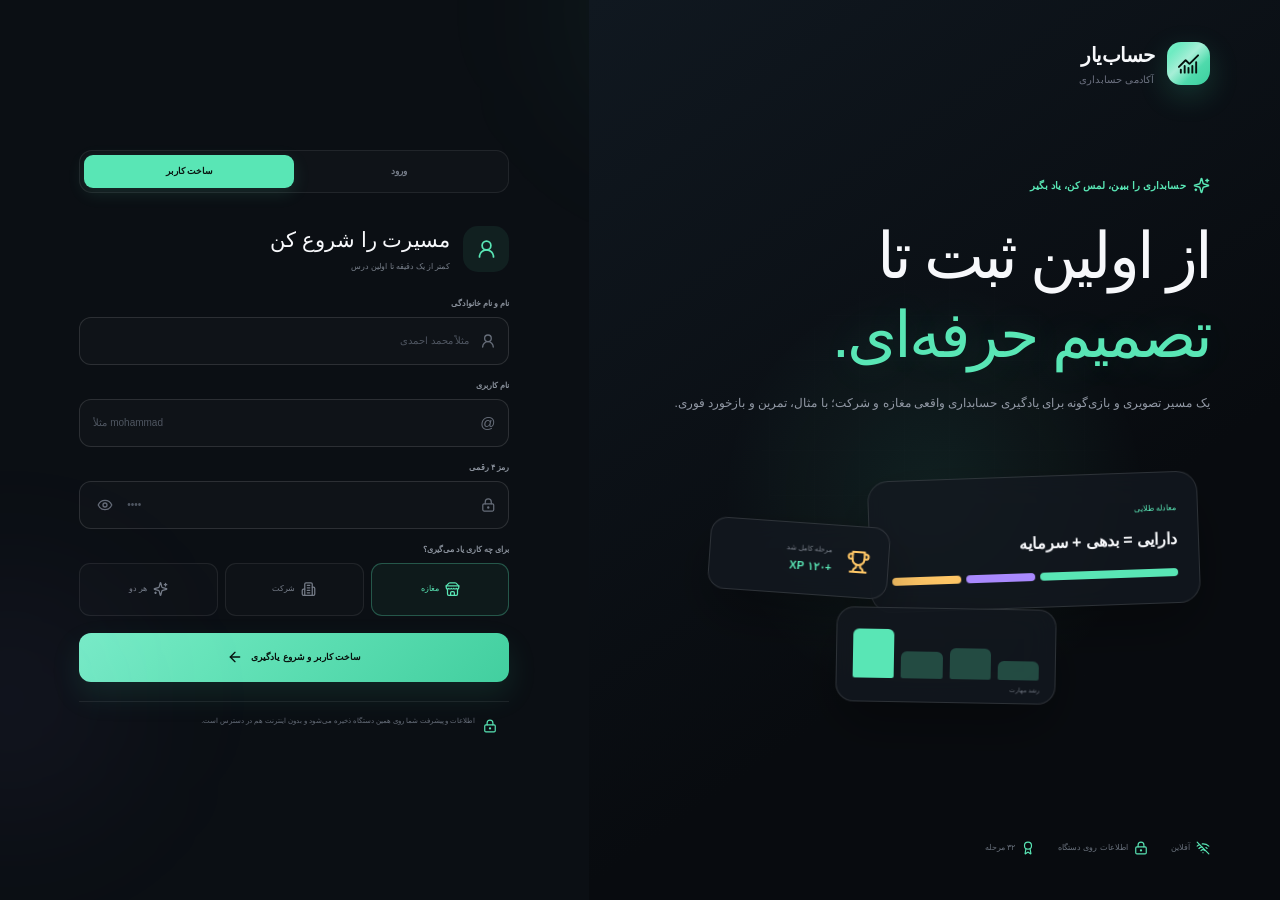
<file: index.html>
<!DOCTYPE html><html lang="fa" dir="rtl"><head><meta charSet="utf-8"/><meta name="viewport" content="width=device-width, initial-scale=1, maximum-scale=1, viewport-fit=cover"/><link rel="stylesheet" href="/_next/static/chunks/135mu-wc05.na.css" data-precedence="next"/><link rel="preload" as="script" fetchPriority="low" href="/_next/static/chunks/0ht900cau6_ur.js"/><script src="/_next/static/chunks/0t2z5hkh7v~~b.js" async=""></script><script src="/_next/static/chunks/07lhk_q6pmm3r.js" async=""></script><script src="/_next/static/chunks/turbopack-0cek.dh0dqtgy.js" async=""></script><script src="/_next/static/chunks/0dbhjjzl8qfwv.js" async=""></script><script src="/_next/static/chunks/14-tyxh72dm2a.js" async=""></script><meta name="theme-color" content="#080a0e"/><title>حساب‌یار | آموزش تصویری حسابداری</title><meta name="description" content="آموزش مرحله‌به‌مرحله و تصویری حسابداری مغازه و شرکت، با آزمون و امتیاز"/><meta name="application-name" content="حساب‌یار"/><link rel="manifest" href="/manifest.webmanifest"/><meta name="codex-preview" content="development"/><meta name="mobile-web-app-capable" content="yes"/><meta name="mobile-web-app-capable" content="yes"/><meta name="apple-mobile-web-app-title" content="حساب‌یار"/><meta name="apple-mobile-web-app-status-bar-style" content="black-translucent"/><link rel="shortcut icon" href="/favicon.svg"/><link rel="icon" href="/favicon.svg"/><link rel="apple-touch-icon" href="/app-icon.svg"/><script src="/_next/static/chunks/03~yq9q893hmn.js" noModule=""></script></head><body><div hidden=""><!--$--><!--/$--></div><div class="loading-screen" dir="rtl"><div class="brand-mark"><span class="brand-icon"><svg xmlns="http://www.w3.org/2000/svg" width="24" height="24" viewBox="0 0 24 24" fill="none" stroke="currentColor" stroke-width="2" stroke-linecap="round" stroke-linejoin="round" class="lucide lucide-chart-no-axes-combined"><path d="M12 16v5"></path><path d="M16 14v7"></path><path d="M20 10v11"></path><path d="m22 3-8.646 8.646a.5.5 0 0 1-.708 0L9.354 8.354a.5.5 0 0 0-.707 0L2 15"></path><path d="M4 18v3"></path><path d="M8 14v7"></path></svg></span><span><strong>حساب‌یار</strong><small>آکادمی حسابداری</small></span></div><div class="loading-orbit"><span></span></div><p>در حال چیدن مسیر یادگیری شما…</p></div><!--$--><!--/$--><script src="/_next/static/chunks/0ht900cau6_ur.js" id="_R_" async=""></script><script>(self.__next_f=self.__next_f||[]).push([0])</script><script>self.__next_f.push([1,"1:\"$Sreact.fragment\"\n2:I[39756,[\"/_next/static/chunks/0dbhjjzl8qfwv.js\"],\"default\"]\n3:I[37457,[\"/_next/static/chunks/0dbhjjzl8qfwv.js\"],\"default\"]\n4:I[47257,[\"/_next/static/chunks/0dbhjjzl8qfwv.js\"],\"ClientPageRoot\"]\n5:I[31713,[\"/_next/static/chunks/0dbhjjzl8qfwv.js\",\"/_next/static/chunks/14-tyxh72dm2a.js\"],\"default\"]\n8:I[97367,[\"/_next/static/chunks/0dbhjjzl8qfwv.js\"],\"OutletBoundary\"]\n9:\"$Sreact.suspense\"\nb:I[97367,[\"/_next/static/chunks/0dbhjjzl8qfwv.js\"],\"ViewportBoundary\"]\nd:I[97367,[\"/_next/static/chunks/0dbhjjzl8qfwv.js\"],\"MetadataBoundary\"]\nf:I[68027,[\"/_next/static/chunks/0dbhjjzl8qfwv.js\"],\"default\",1]\n:HL[\"/_next/static/chunks/135mu-wc05.na.css\",\"style\"]\n"])</script><script>self.__next_f.push([1,"0:{\"P\":null,\"c\":[\"\",\"\"],\"q\":\"\",\"i\":false,\"f\":[[[\"\",{\"children\":[\"__PAGE__\",{}]},\"$undefined\",\"$undefined\",16],[[\"$\",\"$1\",\"c\",{\"children\":[[[\"$\",\"link\",\"0\",{\"rel\":\"stylesheet\",\"href\":\"/_next/static/chunks/135mu-wc05.na.css\",\"precedence\":\"next\",\"crossOrigin\":\"$undefined\",\"nonce\":\"$undefined\"}],[\"$\",\"script\",\"script-0\",{\"src\":\"/_next/static/chunks/0dbhjjzl8qfwv.js\",\"async\":true,\"nonce\":\"$undefined\"}]],[\"$\",\"html\",null,{\"lang\":\"fa\",\"dir\":\"rtl\",\"children\":[\"$\",\"body\",null,{\"children\":[\"$\",\"$L2\",null,{\"parallelRouterKey\":\"children\",\"error\":\"$undefined\",\"errorStyles\":\"$undefined\",\"errorScripts\":\"$undefined\",\"template\":[\"$\",\"$L3\",null,{}],\"templateStyles\":\"$undefined\",\"templateScripts\":\"$undefined\",\"notFound\":[[[\"$\",\"title\",null,{\"children\":\"404: This page could not be found.\"}],[\"$\",\"div\",null,{\"style\":{\"fontFamily\":\"system-ui,\\\"Segoe UI\\\",Roboto,Helvetica,Arial,sans-serif,\\\"Apple Color Emoji\\\",\\\"Segoe UI Emoji\\\"\",\"height\":\"100vh\",\"textAlign\":\"center\",\"display\":\"flex\",\"flexDirection\":\"column\",\"alignItems\":\"center\",\"justifyContent\":\"center\"},\"children\":[\"$\",\"div\",null,{\"children\":[[\"$\",\"style\",null,{\"dangerouslySetInnerHTML\":{\"__html\":\"body{color:#000;background:#fff;margin:0}.next-error-h1{border-right:1px solid rgba(0,0,0,.3)}@media (prefers-color-scheme:dark){body{color:#fff;background:#000}.next-error-h1{border-right:1px solid rgba(255,255,255,.3)}}\"}}],[\"$\",\"h1\",null,{\"className\":\"next-error-h1\",\"style\":{\"display\":\"inline-block\",\"margin\":\"0 20px 0 0\",\"padding\":\"0 23px 0 0\",\"fontSize\":24,\"fontWeight\":500,\"verticalAlign\":\"top\",\"lineHeight\":\"49px\"},\"children\":404}],[\"$\",\"div\",null,{\"style\":{\"display\":\"inline-block\"},\"children\":[\"$\",\"h2\",null,{\"style\":{\"fontSize\":14,\"fontWeight\":400,\"lineHeight\":\"49px\",\"margin\":0},\"children\":\"This page could not be found.\"}]}]]}]}]],[]],\"forbidden\":\"$undefined\",\"unauthorized\":\"$undefined\"}]}]}]]}],{\"children\":[[\"$\",\"$1\",\"c\",{\"children\":[[\"$\",\"$L4\",null,{\"Component\":\"$5\",\"serverProvidedParams\":{\"searchParams\":{},\"params\":{},\"promises\":[\"$@6\",\"$@7\"]}}],[[\"$\",\"script\",\"script-0\",{\"src\":\"/_next/static/chunks/14-tyxh72dm2a.js\",\"async\":true,\"nonce\":\"$undefined\"}]],[\"$\",\"$L8\",null,{\"children\":[\"$\",\"$9\",null,{\"name\":\"Next.MetadataOutlet\",\"children\":\"$@a\"}]}]]}],{},null,false,null]},null,false,null],[\"$\",\"$1\",\"h\",{\"children\":[null,[\"$\",\"$Lb\",null,{\"children\":\"$Lc\"}],[\"$\",\"div\",null,{\"hidden\":true,\"children\":[\"$\",\"$Ld\",null,{\"children\":[\"$\",\"$9\",null,{\"name\":\"Next.Metadata\",\"children\":\"$Le\"}]}]}],null]}],false]],\"m\":\"$undefined\",\"G\":[\"$f\",[[\"$\",\"link\",\"0\",{\"rel\":\"stylesheet\",\"href\":\"/_next/static/chunks/135mu-wc05.na.css\",\"precedence\":\"next\",\"crossOrigin\":\"$undefined\",\"nonce\":\"$undefined\"}]]],\"S\":true,\"h\":null,\"s\":\"$undefined\",\"l\":\"$undefined\",\"p\":\"$undefined\",\"d\":\"$undefined\",\"b\":\"4xH8X5_4715R2yoNkfh2P\"}\n"])</script><script>self.__next_f.push([1,"6:{}\n7:\"$0:f:0:1:1:children:0:props:children:0:props:serverProvidedParams:params\"\n"])</script><script>self.__next_f.push([1,"c:[[\"$\",\"meta\",\"0\",{\"charSet\":\"utf-8\"}],[\"$\",\"meta\",\"1\",{\"name\":\"viewport\",\"content\":\"width=device-width, initial-scale=1, maximum-scale=1, viewport-fit=cover\"}],[\"$\",\"meta\",\"2\",{\"name\":\"theme-color\",\"content\":\"#080a0e\"}]]\n"])</script><script>self.__next_f.push([1,"10:I[27201,[\"/_next/static/chunks/0dbhjjzl8qfwv.js\"],\"IconMark\"]\na:null\ne:[[\"$\",\"title\",\"0\",{\"children\":\"حساب‌یار | آموزش تصویری حسابداری\"}],[\"$\",\"meta\",\"1\",{\"name\":\"description\",\"content\":\"آموزش مرحله‌به‌مرحله و تصویری حسابداری مغازه و شرکت، با آزمون و امتیاز\"}],[\"$\",\"meta\",\"2\",{\"name\":\"application-name\",\"content\":\"حساب‌یار\"}],[\"$\",\"link\",\"3\",{\"rel\":\"manifest\",\"href\":\"/manifest.webmanifest\",\"crossOrigin\":\"$undefined\"}],[\"$\",\"meta\",\"4\",{\"name\":\"codex-preview\",\"content\":\"development\"}],[\"$\",\"meta\",\"5\",{\"name\":\"mobile-web-app-capable\",\"content\":\"yes\"}],[\"$\",\"meta\",\"6\",{\"name\":\"mobile-web-app-capable\",\"content\":\"yes\"}],[\"$\",\"meta\",\"7\",{\"name\":\"apple-mobile-web-app-title\",\"content\":\"حساب‌یار\"}],[\"$\",\"meta\",\"8\",{\"name\":\"apple-mobile-web-app-status-bar-style\",\"content\":\"black-translucent\"}],[\"$\",\"link\",\"9\",{\"rel\":\"shortcut icon\",\"href\":\"/favicon.svg\"}],[\"$\",\"link\",\"10\",{\"rel\":\"icon\",\"href\":\"/favicon.svg\"}],[\"$\",\"link\",\"11\",{\"rel\":\"apple-touch-icon\",\"href\":\"/app-icon.svg\"}],[\"$\",\"$L10\",\"12\",{}]]\n"])</script></body></html>
</file>
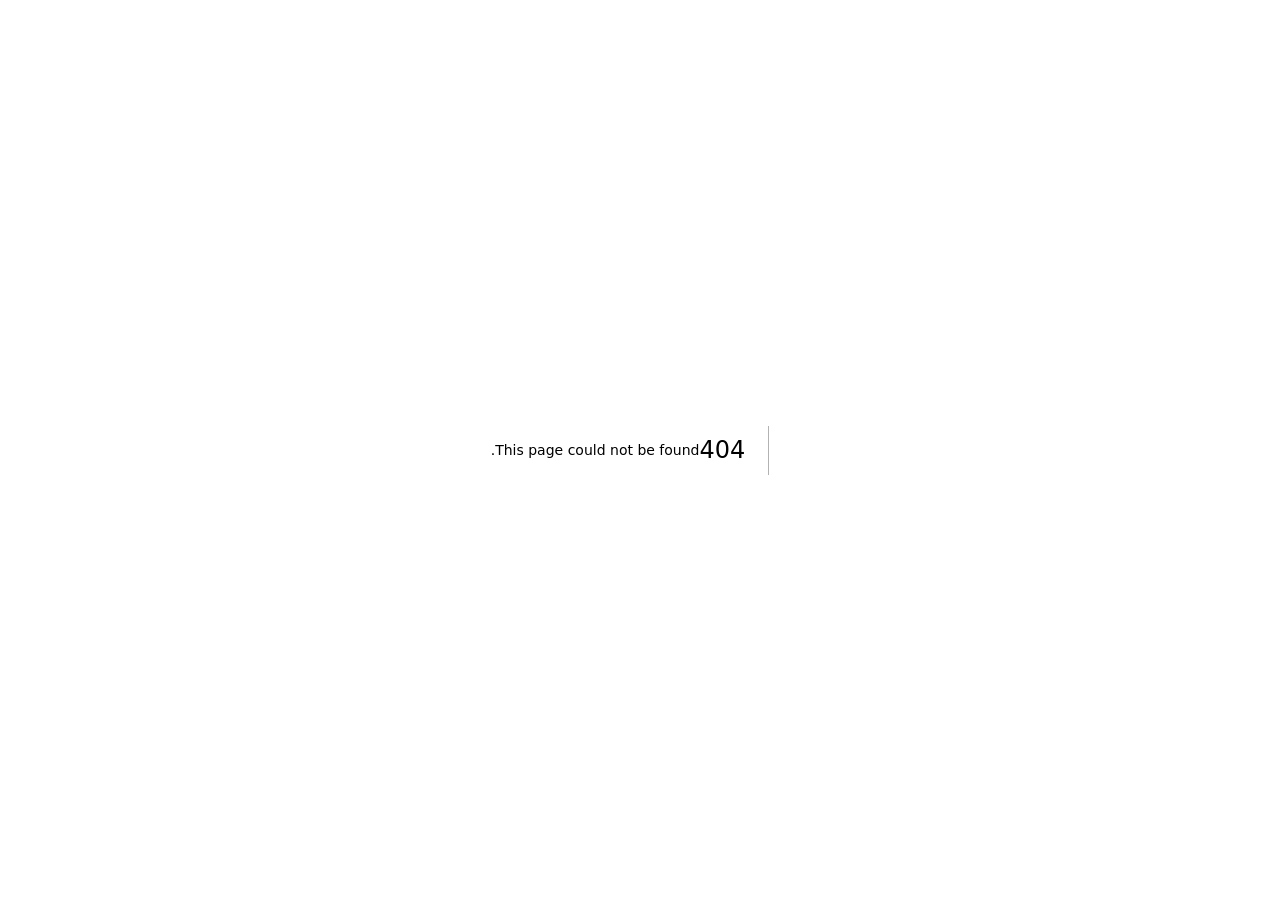
<file: 404/index.html>
<!DOCTYPE html><html lang="fa" dir="rtl"><head><meta charSet="utf-8"/><meta name="viewport" content="width=device-width, initial-scale=1, maximum-scale=1, viewport-fit=cover"/><link rel="stylesheet" href="/_next/static/chunks/135mu-wc05.na.css" data-precedence="next"/><link rel="preload" as="script" fetchPriority="low" href="/_next/static/chunks/0ht900cau6_ur.js"/><script src="/_next/static/chunks/0t2z5hkh7v~~b.js" async=""></script><script src="/_next/static/chunks/07lhk_q6pmm3r.js" async=""></script><script src="/_next/static/chunks/turbopack-0cek.dh0dqtgy.js" async=""></script><script src="/_next/static/chunks/0dbhjjzl8qfwv.js" async=""></script><meta name="robots" content="noindex"/><title>404: This page could not be found.</title><meta name="theme-color" content="#080a0e"/><title>حساب‌یار | آموزش تصویری حسابداری</title><meta name="description" content="آموزش مرحله‌به‌مرحله و تصویری حسابداری مغازه و شرکت، با آزمون و امتیاز"/><meta name="application-name" content="حساب‌یار"/><link rel="manifest" href="/manifest.webmanifest"/><meta name="codex-preview" content="development"/><meta name="mobile-web-app-capable" content="yes"/><meta name="mobile-web-app-capable" content="yes"/><meta name="apple-mobile-web-app-title" content="حساب‌یار"/><meta name="apple-mobile-web-app-status-bar-style" content="black-translucent"/><link rel="shortcut icon" href="/favicon.svg"/><link rel="icon" href="/favicon.svg"/><link rel="apple-touch-icon" href="/app-icon.svg"/><script src="/_next/static/chunks/03~yq9q893hmn.js" noModule=""></script></head><body><div hidden=""><!--$--><!--/$--></div><div style="font-family:system-ui,&quot;Segoe UI&quot;,Roboto,Helvetica,Arial,sans-serif,&quot;Apple Color Emoji&quot;,&quot;Segoe UI Emoji&quot;;height:100vh;text-align:center;display:flex;flex-direction:column;align-items:center;justify-content:center"><div><style>body{color:#000;background:#fff;margin:0}.next-error-h1{border-right:1px solid rgba(0,0,0,.3)}@media (prefers-color-scheme:dark){body{color:#fff;background:#000}.next-error-h1{border-right:1px solid rgba(255,255,255,.3)}}</style><h1 class="next-error-h1" style="display:inline-block;margin:0 20px 0 0;padding:0 23px 0 0;font-size:24px;font-weight:500;vertical-align:top;line-height:49px">404</h1><div style="display:inline-block"><h2 style="font-size:14px;font-weight:400;line-height:49px;margin:0">This page could not be found.</h2></div></div></div><!--$--><!--/$--><script src="/_next/static/chunks/0ht900cau6_ur.js" id="_R_" async=""></script><script>(self.__next_f=self.__next_f||[]).push([0])</script><script>self.__next_f.push([1,"1:\"$Sreact.fragment\"\n2:I[39756,[\"/_next/static/chunks/0dbhjjzl8qfwv.js\"],\"default\"]\n3:I[37457,[\"/_next/static/chunks/0dbhjjzl8qfwv.js\"],\"default\"]\n4:I[97367,[\"/_next/static/chunks/0dbhjjzl8qfwv.js\"],\"OutletBoundary\"]\n5:\"$Sreact.suspense\"\n8:I[97367,[\"/_next/static/chunks/0dbhjjzl8qfwv.js\"],\"ViewportBoundary\"]\na:I[97367,[\"/_next/static/chunks/0dbhjjzl8qfwv.js\"],\"MetadataBoundary\"]\nc:I[68027,[\"/_next/static/chunks/0dbhjjzl8qfwv.js\"],\"default\",1]\n:HL[\"/_next/static/chunks/135mu-wc05.na.css\",\"style\"]\n"])</script><script>self.__next_f.push([1,"0:{\"P\":null,\"c\":[\"\",\"_not-found\",\"\"],\"q\":\"\",\"i\":false,\"f\":[[[\"\",{\"children\":[\"/_not-found\",{\"children\":[\"__PAGE__\",{}]}]},\"$undefined\",\"$undefined\",16],[[\"$\",\"$1\",\"c\",{\"children\":[[[\"$\",\"link\",\"0\",{\"rel\":\"stylesheet\",\"href\":\"/_next/static/chunks/135mu-wc05.na.css\",\"precedence\":\"next\",\"crossOrigin\":\"$undefined\",\"nonce\":\"$undefined\"}],[\"$\",\"script\",\"script-0\",{\"src\":\"/_next/static/chunks/0dbhjjzl8qfwv.js\",\"async\":true,\"nonce\":\"$undefined\"}]],[\"$\",\"html\",null,{\"lang\":\"fa\",\"dir\":\"rtl\",\"children\":[\"$\",\"body\",null,{\"children\":[\"$\",\"$L2\",null,{\"parallelRouterKey\":\"children\",\"error\":\"$undefined\",\"errorStyles\":\"$undefined\",\"errorScripts\":\"$undefined\",\"template\":[\"$\",\"$L3\",null,{}],\"templateStyles\":\"$undefined\",\"templateScripts\":\"$undefined\",\"notFound\":[[[\"$\",\"title\",null,{\"children\":\"404: This page could not be found.\"}],[\"$\",\"div\",null,{\"style\":{\"fontFamily\":\"system-ui,\\\"Segoe UI\\\",Roboto,Helvetica,Arial,sans-serif,\\\"Apple Color Emoji\\\",\\\"Segoe UI Emoji\\\"\",\"height\":\"100vh\",\"textAlign\":\"center\",\"display\":\"flex\",\"flexDirection\":\"column\",\"alignItems\":\"center\",\"justifyContent\":\"center\"},\"children\":[\"$\",\"div\",null,{\"children\":[[\"$\",\"style\",null,{\"dangerouslySetInnerHTML\":{\"__html\":\"body{color:#000;background:#fff;margin:0}.next-error-h1{border-right:1px solid rgba(0,0,0,.3)}@media (prefers-color-scheme:dark){body{color:#fff;background:#000}.next-error-h1{border-right:1px solid rgba(255,255,255,.3)}}\"}}],[\"$\",\"h1\",null,{\"className\":\"next-error-h1\",\"style\":{\"display\":\"inline-block\",\"margin\":\"0 20px 0 0\",\"padding\":\"0 23px 0 0\",\"fontSize\":24,\"fontWeight\":500,\"verticalAlign\":\"top\",\"lineHeight\":\"49px\"},\"children\":404}],[\"$\",\"div\",null,{\"style\":{\"display\":\"inline-block\"},\"children\":[\"$\",\"h2\",null,{\"style\":{\"fontSize\":14,\"fontWeight\":400,\"lineHeight\":\"49px\",\"margin\":0},\"children\":\"This page could not be found.\"}]}]]}]}]],[]],\"forbidden\":\"$undefined\",\"unauthorized\":\"$undefined\"}]}]}]]}],{\"children\":[[\"$\",\"$1\",\"c\",{\"children\":[null,[\"$\",\"$L2\",null,{\"parallelRouterKey\":\"children\",\"error\":\"$undefined\",\"errorStyles\":\"$undefined\",\"errorScripts\":\"$undefined\",\"template\":[\"$\",\"$L3\",null,{}],\"templateStyles\":\"$undefined\",\"templateScripts\":\"$undefined\",\"notFound\":\"$undefined\",\"forbidden\":\"$undefined\",\"unauthorized\":\"$undefined\"}]]}],{\"children\":[[\"$\",\"$1\",\"c\",{\"children\":[[[\"$\",\"title\",null,{\"children\":\"404: This page could not be found.\"}],[\"$\",\"div\",null,{\"style\":\"$0:f:0:1:0:props:children:1:props:children:props:children:props:notFound:0:1:props:style\",\"children\":[\"$\",\"div\",null,{\"children\":[[\"$\",\"style\",null,{\"dangerouslySetInnerHTML\":{\"__html\":\"body{color:#000;background:#fff;margin:0}.next-error-h1{border-right:1px solid rgba(0,0,0,.3)}@media (prefers-color-scheme:dark){body{color:#fff;background:#000}.next-error-h1{border-right:1px solid rgba(255,255,255,.3)}}\"}}],[\"$\",\"h1\",null,{\"className\":\"next-error-h1\",\"style\":\"$0:f:0:1:0:props:children:1:props:children:props:children:props:notFound:0:1:props:children:props:children:1:props:style\",\"children\":404}],[\"$\",\"div\",null,{\"style\":\"$0:f:0:1:0:props:children:1:props:children:props:children:props:notFound:0:1:props:children:props:children:2:props:style\",\"children\":[\"$\",\"h2\",null,{\"style\":\"$0:f:0:1:0:props:children:1:props:children:props:children:props:notFound:0:1:props:children:props:children:2:props:children:props:style\",\"children\":\"This page could not be found.\"}]}]]}]}]],null,[\"$\",\"$L4\",null,{\"children\":[\"$\",\"$5\",null,{\"name\":\"Next.MetadataOutlet\",\"children\":\"$@6\"}]}]]}],{},null,false,null]},null,false,\"$@7\"]},null,false,null],[\"$\",\"$1\",\"h\",{\"children\":[[\"$\",\"meta\",null,{\"name\":\"robots\",\"content\":\"noindex\"}],[\"$\",\"$L8\",null,{\"children\":\"$L9\"}],[\"$\",\"div\",null,{\"hidden\":true,\"children\":[\"$\",\"$La\",null,{\"children\":[\"$\",\"$5\",null,{\"name\":\"Next.Metadata\",\"children\":\"$Lb\"}]}]}],null]}],false]],\"m\":\"$undefined\",\"G\":[\"$c\",[[\"$\",\"link\",\"0\",{\"rel\":\"stylesheet\",\"href\":\"/_next/static/chunks/135mu-wc05.na.css\",\"precedence\":\"next\",\"crossOrigin\":\"$undefined\",\"nonce\":\"$undefined\"}]]],\"S\":true,\"h\":null,\"s\":\"$undefined\",\"l\":\"$undefined\",\"p\":\"$undefined\",\"d\":\"$undefined\",\"b\":\"4xH8X5_4715R2yoNkfh2P\"}\n"])</script><script>self.__next_f.push([1,"d:[]\n7:\"$Wd\"\n"])</script><script>self.__next_f.push([1,"9:[[\"$\",\"meta\",\"0\",{\"charSet\":\"utf-8\"}],[\"$\",\"meta\",\"1\",{\"name\":\"viewport\",\"content\":\"width=device-width, initial-scale=1, maximum-scale=1, viewport-fit=cover\"}],[\"$\",\"meta\",\"2\",{\"name\":\"theme-color\",\"content\":\"#080a0e\"}]]\n"])</script><script>self.__next_f.push([1,"e:I[27201,[\"/_next/static/chunks/0dbhjjzl8qfwv.js\"],\"IconMark\"]\n6:null\nb:[[\"$\",\"title\",\"0\",{\"children\":\"حساب‌یار | آموزش تصویری حسابداری\"}],[\"$\",\"meta\",\"1\",{\"name\":\"description\",\"content\":\"آموزش مرحله‌به‌مرحله و تصویری حسابداری مغازه و شرکت، با آزمون و امتیاز\"}],[\"$\",\"meta\",\"2\",{\"name\":\"application-name\",\"content\":\"حساب‌یار\"}],[\"$\",\"link\",\"3\",{\"rel\":\"manifest\",\"href\":\"/manifest.webmanifest\",\"crossOrigin\":\"$undefined\"}],[\"$\",\"meta\",\"4\",{\"name\":\"codex-preview\",\"content\":\"development\"}],[\"$\",\"meta\",\"5\",{\"name\":\"mobile-web-app-capable\",\"content\":\"yes\"}],[\"$\",\"meta\",\"6\",{\"name\":\"mobile-web-app-capable\",\"content\":\"yes\"}],[\"$\",\"meta\",\"7\",{\"name\":\"apple-mobile-web-app-title\",\"content\":\"حساب‌یار\"}],[\"$\",\"meta\",\"8\",{\"name\":\"apple-mobile-web-app-status-bar-style\",\"content\":\"black-translucent\"}],[\"$\",\"link\",\"9\",{\"rel\":\"shortcut icon\",\"href\":\"/favicon.svg\"}],[\"$\",\"link\",\"10\",{\"rel\":\"icon\",\"href\":\"/favicon.svg\"}],[\"$\",\"link\",\"11\",{\"rel\":\"apple-touch-icon\",\"href\":\"/app-icon.svg\"}],[\"$\",\"$Le\",\"12\",{}]]\n"])</script></body></html>
</file>
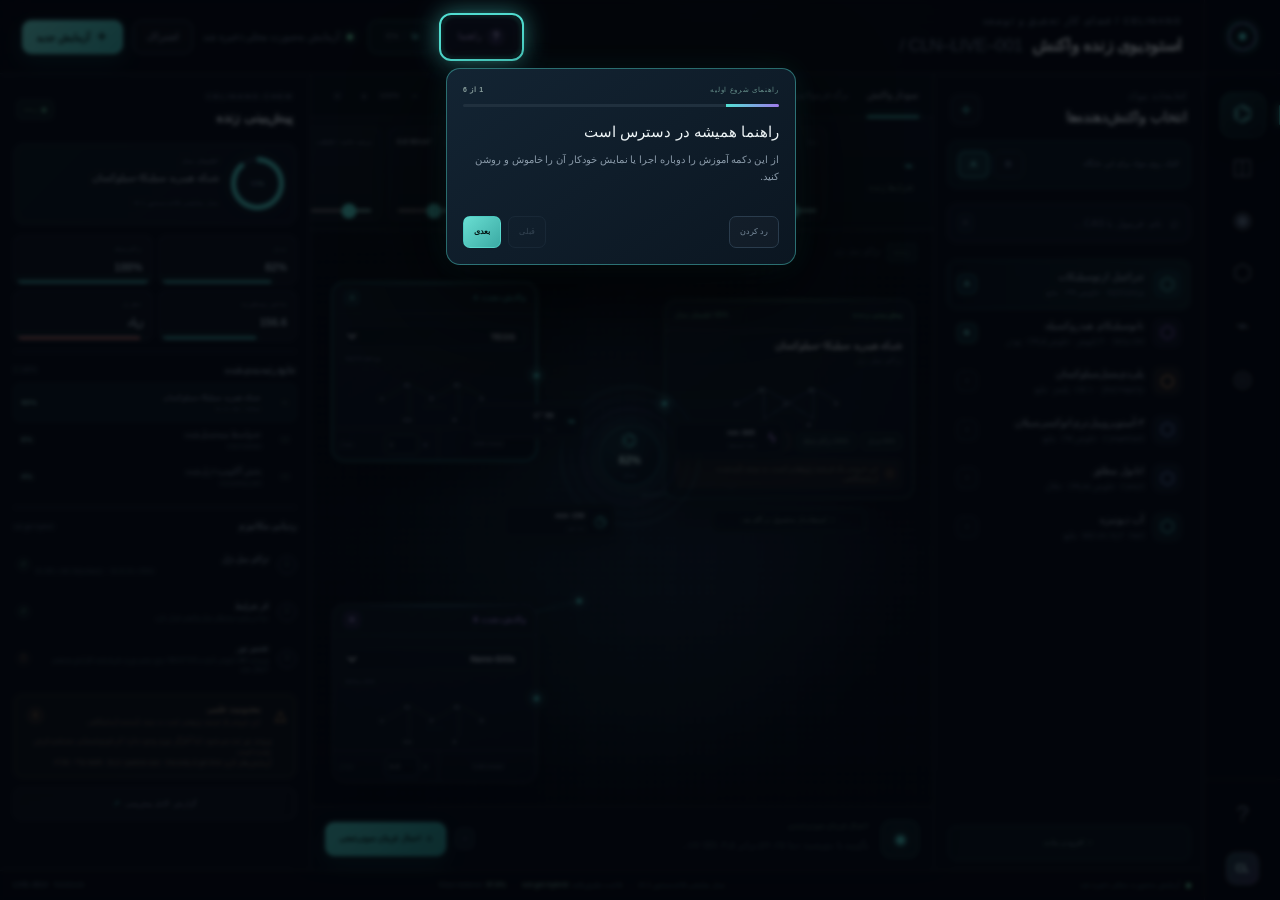
<file: celinano-rd-lab/index.html>
<!doctype html>
<html lang="fa" dir="rtl" class="dark">
  <head>
    <meta charset="UTF-8" />
    <meta name="viewport" content="width=device-width, initial-scale=1.0, viewport-fit=cover" />
    <meta name="theme-color" content="#070b11" />
    <meta name="description" content="CELINANO live reaction and formulation R&D workspace." />
    <link rel="icon" href="./favicon.svg" />
    <link rel="manifest" href="./manifest.webmanifest" />
    <title>CELINANO R&amp;D Lab</title>
    <script type="module" crossorigin src="/celinano-rd-lab/assets/index-BmqbhmPq.js"></script>
    <link rel="stylesheet" crossorigin href="/celinano-rd-lab/assets/index-CGmCdrCV.css">
  </head>
  <body>
    <div id="root"></div>
  </body>
</html>
</file>
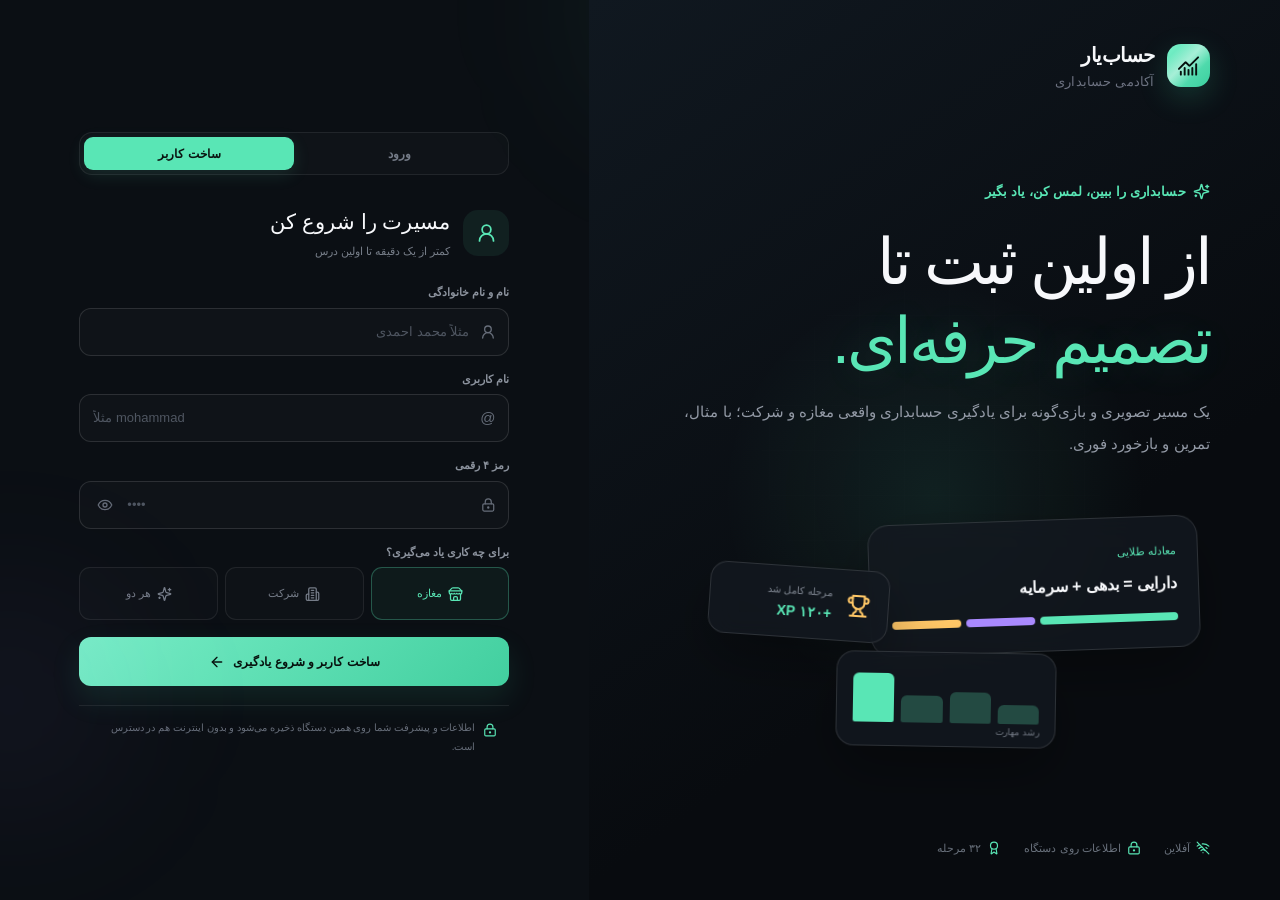
<file: hesabyar/index.html>
<!DOCTYPE html><html lang="fa" dir="rtl"><head><meta charSet="utf-8"/><meta name="viewport" content="width=device-width, initial-scale=1, maximum-scale=1, viewport-fit=cover"/><link rel="stylesheet" href="/hesabyar/_next/static/chunks/0esusut8ds8nw.css" data-precedence="next"/><link rel="preload" as="script" fetchPriority="low" href="/hesabyar/_next/static/chunks/0ht900cau6_ur.js"/><script src="/hesabyar/_next/static/chunks/0z10d-vb-t30i.js" async=""></script><script src="/hesabyar/_next/static/chunks/07lhk_q6pmm3r.js" async=""></script><script src="/hesabyar/_next/static/chunks/turbopack-16sorec33tkle.js" async=""></script><script src="/hesabyar/_next/static/chunks/0dbhjjzl8qfwv.js" async=""></script><script src="/hesabyar/_next/static/chunks/16zisfeggozy-.js" async=""></script><meta name="theme-color" content="#080a0e"/><title>حساب‌یار | آموزش تصویری حسابداری</title><meta name="description" content="آموزش مرحله‌به‌مرحله و تصویری حسابداری مغازه و شرکت، با آزمون و امتیاز"/><meta name="application-name" content="حساب‌یار"/><link rel="manifest" href="/hesabyar/manifest.webmanifest"/><meta name="codex-preview" content="development"/><meta name="mobile-web-app-capable" content="yes"/><meta name="mobile-web-app-capable" content="yes"/><meta name="apple-mobile-web-app-title" content="حساب‌یار"/><meta name="apple-mobile-web-app-status-bar-style" content="black-translucent"/><link rel="shortcut icon" href="/hesabyar/favicon.svg"/><link rel="icon" href="/hesabyar/favicon.svg"/><link rel="apple-touch-icon" href="/hesabyar/app-icon.svg"/><script src="/hesabyar/_next/static/chunks/03~yq9q893hmn.js" noModule=""></script></head><body><div hidden=""><!--$--><!--/$--></div><div class="auth-screen" dir="rtl"><div class="auth-ambient ambient-one"></div><div class="auth-ambient ambient-two"></div><section class="auth-story"><div class="brand-mark"><span class="brand-icon"><svg xmlns="http://www.w3.org/2000/svg" width="24" height="24" viewBox="0 0 24 24" fill="none" stroke="currentColor" stroke-width="2" stroke-linecap="round" stroke-linejoin="round" class="lucide lucide-chart-no-axes-combined"><path d="M12 16v5"></path><path d="M16 14v7"></path><path d="M20 10v11"></path><path d="m22 3-8.646 8.646a.5.5 0 0 1-.708 0L9.354 8.354a.5.5 0 0 0-.707 0L2 15"></path><path d="M4 18v3"></path><path d="M8 14v7"></path></svg></span><span><strong>حساب‌یار</strong><small>آکادمی حسابداری</small></span></div><div class="auth-copy"><span class="eyebrow"><svg xmlns="http://www.w3.org/2000/svg" width="17" height="17" viewBox="0 0 24 24" fill="none" stroke="currentColor" stroke-width="2" stroke-linecap="round" stroke-linejoin="round" class="lucide lucide-sparkles"><path d="M9.937 15.5A2 2 0 0 0 8.5 14.063l-6.135-1.582a.5.5 0 0 1 0-.962L8.5 9.936A2 2 0 0 0 9.937 8.5l1.582-6.135a.5.5 0 0 1 .963 0L14.063 8.5A2 2 0 0 0 15.5 9.937l6.135 1.581a.5.5 0 0 1 0 .964L15.5 14.063a2 2 0 0 0-1.437 1.437l-1.582 6.135a.5.5 0 0 1-.963 0z"></path><path d="M20 3v4"></path><path d="M22 5h-4"></path><path d="M4 17v2"></path><path d="M5 18H3"></path></svg> حسابداری را ببین، لمس کن، یاد بگیر</span><h1>از اولین ثبت تا<br/><em>تصمیم حرفه‌ای.</em></h1><p>یک مسیر تصویری و بازی‌گونه برای یادگیری حسابداری واقعی مغازه و شرکت؛ با مثال، تمرین و بازخورد فوری.</p></div><div class="auth-visual" aria-hidden="true"><div class="floating-card balance-card"><span>معادله طلایی</span><strong>دارایی = بدهی + سرمایه</strong><div class="balance-line"><i></i><i></i><i></i></div></div><div class="floating-card score-card"><svg xmlns="http://www.w3.org/2000/svg" width="24" height="24" viewBox="0 0 24 24" fill="none" stroke="currentColor" stroke-width="2" stroke-linecap="round" stroke-linejoin="round" class="lucide lucide-trophy"><path d="M6 9H4.5a2.5 2.5 0 0 1 0-5H6"></path><path d="M18 9h1.5a2.5 2.5 0 0 0 0-5H18"></path><path d="M4 22h16"></path><path d="M10 14.66V17c0 .55-.47.98-.97 1.21C7.85 18.75 7 20.24 7 22"></path><path d="M14 14.66V17c0 .55.47.98.97 1.21C16.15 18.75 17 20.24 17 22"></path><path d="M18 2H6v7a6 6 0 0 0 12 0V2Z"></path></svg><div><small>مرحله کامل شد</small><strong>+۱۲۰ XP</strong></div></div><div class="floating-card chart-card"><span></span><span></span><span></span><span></span><small>رشد مهارت</small></div></div><div class="trust-row"><span><svg xmlns="http://www.w3.org/2000/svg" width="24" height="24" viewBox="0 0 24 24" fill="none" stroke="currentColor" stroke-width="2" stroke-linecap="round" stroke-linejoin="round" class="lucide lucide-wifi-off"><path d="M12 20h.01"></path><path d="M8.5 16.429a5 5 0 0 1 7 0"></path><path d="M5 12.859a10 10 0 0 1 5.17-2.69"></path><path d="M19 12.859a10 10 0 0 0-2.007-1.523"></path><path d="M2 8.82a15 15 0 0 1 4.177-2.643"></path><path d="M22 8.82a15 15 0 0 0-11.288-3.764"></path><path d="m2 2 20 20"></path></svg> آفلاین</span><span><svg xmlns="http://www.w3.org/2000/svg" width="24" height="24" viewBox="0 0 24 24" fill="none" stroke="currentColor" stroke-width="2" stroke-linecap="round" stroke-linejoin="round" class="lucide lucide-lock-keyhole"><circle cx="12" cy="16" r="1"></circle><rect x="3" y="10" width="18" height="12" rx="2"></rect><path d="M7 10V7a5 5 0 0 1 10 0v3"></path></svg> اطلاعات روی دستگاه</span><span><svg xmlns="http://www.w3.org/2000/svg" width="24" height="24" viewBox="0 0 24 24" fill="none" stroke="currentColor" stroke-width="2" stroke-linecap="round" stroke-linejoin="round" class="lucide lucide-award"><path d="m15.477 12.89 1.515 8.526a.5.5 0 0 1-.81.47l-3.58-2.687a1 1 0 0 0-1.197 0l-3.586 2.686a.5.5 0 0 1-.81-.469l1.514-8.526"></path><circle cx="12" cy="8" r="6"></circle></svg> ۳۲ مرحله</span></div></section><section class="auth-panel"><div class="auth-panel-inner"><div class="auth-tabs"><button class="">ورود</button><button class="active">ساخت کاربر</button></div><div class="auth-heading"><span class="auth-mini-logo"><svg xmlns="http://www.w3.org/2000/svg" width="24" height="24" viewBox="0 0 24 24" fill="none" stroke="currentColor" stroke-width="2" stroke-linecap="round" stroke-linejoin="round" class="lucide lucide-user-round"><circle cx="12" cy="8" r="5"></circle><path d="M20 21a8 8 0 0 0-16 0"></path></svg></span><div><h2>مسیرت را شروع کن</h2><p>کمتر از یک دقیقه تا اولین درس</p></div></div><form><label><span>نام و نام خانوادگی</span><div class="field"><svg xmlns="http://www.w3.org/2000/svg" width="24" height="24" viewBox="0 0 24 24" fill="none" stroke="currentColor" stroke-width="2" stroke-linecap="round" stroke-linejoin="round" class="lucide lucide-user-round"><circle cx="12" cy="8" r="5"></circle><path d="M20 21a8 8 0 0 0-16 0"></path></svg><input placeholder="مثلاً محمد احمدی" autoComplete="name" value=""/></div></label><label><span>نام کاربری</span><div class="field"><span class="at-sign">@</span><input placeholder="مثلاً mohammad" autoCapitalize="none" autoComplete="username" dir="ltr" value=""/></div></label><label><span>رمز ۴ رقمی</span><div class="field"><svg xmlns="http://www.w3.org/2000/svg" width="24" height="24" viewBox="0 0 24 24" fill="none" stroke="currentColor" stroke-width="2" stroke-linecap="round" stroke-linejoin="round" class="lucide lucide-lock-keyhole"><circle cx="12" cy="16" r="1"></circle><rect x="3" y="10" width="18" height="12" rx="2"></rect><path d="M7 10V7a5 5 0 0 1 10 0v3"></path></svg><input placeholder="••••" type="password" inputMode="numeric" autoComplete="new-password" dir="ltr" value=""/><button type="button" aria-label="نمایش رمز"><svg xmlns="http://www.w3.org/2000/svg" width="24" height="24" viewBox="0 0 24 24" fill="none" stroke="currentColor" stroke-width="2" stroke-linecap="round" stroke-linejoin="round" class="lucide lucide-eye"><path d="M2.062 12.348a1 1 0 0 1 0-.696 10.75 10.75 0 0 1 19.876 0 1 1 0 0 1 0 .696 10.75 10.75 0 0 1-19.876 0"></path><circle cx="12" cy="12" r="3"></circle></svg></button></div></label><fieldset><legend>برای چه کاری یاد می‌گیری؟</legend><div class="business-options"><button type="button" class="selected"><svg xmlns="http://www.w3.org/2000/svg" width="24" height="24" viewBox="0 0 24 24" fill="none" stroke="currentColor" stroke-width="2" stroke-linecap="round" stroke-linejoin="round" class="lucide lucide-store"><path d="m2 7 4.41-4.41A2 2 0 0 1 7.83 2h8.34a2 2 0 0 1 1.42.59L22 7"></path><path d="M4 12v8a2 2 0 0 0 2 2h12a2 2 0 0 0 2-2v-8"></path><path d="M15 22v-4a2 2 0 0 0-2-2h-2a2 2 0 0 0-2 2v4"></path><path d="M2 7h20"></path><path d="M22 7v3a2 2 0 0 1-2 2a2.7 2.7 0 0 1-1.59-.63.7.7 0 0 0-.82 0A2.7 2.7 0 0 1 16 12a2.7 2.7 0 0 1-1.59-.63.7.7 0 0 0-.82 0A2.7 2.7 0 0 1 12 12a2.7 2.7 0 0 1-1.59-.63.7.7 0 0 0-.82 0A2.7 2.7 0 0 1 8 12a2.7 2.7 0 0 1-1.59-.63.7.7 0 0 0-.82 0A2.7 2.7 0 0 1 4 12a2 2 0 0 1-2-2V7"></path></svg>مغازه</button><button type="button" class=""><svg xmlns="http://www.w3.org/2000/svg" width="24" height="24" viewBox="0 0 24 24" fill="none" stroke="currentColor" stroke-width="2" stroke-linecap="round" stroke-linejoin="round" class="lucide lucide-building2"><path d="M6 22V4a2 2 0 0 1 2-2h8a2 2 0 0 1 2 2v18Z"></path><path d="M6 12H4a2 2 0 0 0-2 2v6a2 2 0 0 0 2 2h2"></path><path d="M18 9h2a2 2 0 0 1 2 2v9a2 2 0 0 1-2 2h-2"></path><path d="M10 6h4"></path><path d="M10 10h4"></path><path d="M10 14h4"></path><path d="M10 18h4"></path></svg>شرکت</button><button type="button" class=""><svg xmlns="http://www.w3.org/2000/svg" width="24" height="24" viewBox="0 0 24 24" fill="none" stroke="currentColor" stroke-width="2" stroke-linecap="round" stroke-linejoin="round" class="lucide lucide-sparkles"><path d="M9.937 15.5A2 2 0 0 0 8.5 14.063l-6.135-1.582a.5.5 0 0 1 0-.962L8.5 9.936A2 2 0 0 0 9.937 8.5l1.582-6.135a.5.5 0 0 1 .963 0L14.063 8.5A2 2 0 0 0 15.5 9.937l6.135 1.581a.5.5 0 0 1 0 .964L15.5 14.063a2 2 0 0 0-1.437 1.437l-1.582 6.135a.5.5 0 0 1-.963 0z"></path><path d="M20 3v4"></path><path d="M22 5h-4"></path><path d="M4 17v2"></path><path d="M5 18H3"></path></svg>هر دو</button></div></fieldset><button class="primary-auth-button">ساخت کاربر و شروع یادگیری<svg xmlns="http://www.w3.org/2000/svg" width="24" height="24" viewBox="0 0 24 24" fill="none" stroke="currentColor" stroke-width="2" stroke-linecap="round" stroke-linejoin="round" class="lucide lucide-arrow-left"><path d="m12 19-7-7 7-7"></path><path d="M19 12H5"></path></svg></button></form><p class="local-note"><svg xmlns="http://www.w3.org/2000/svg" width="24" height="24" viewBox="0 0 24 24" fill="none" stroke="currentColor" stroke-width="2" stroke-linecap="round" stroke-linejoin="round" class="lucide lucide-lock-keyhole"><circle cx="12" cy="16" r="1"></circle><rect x="3" y="10" width="18" height="12" rx="2"></rect><path d="M7 10V7a5 5 0 0 1 10 0v3"></path></svg> اطلاعات و پیشرفت شما روی همین دستگاه ذخیره می‌شود و بدون اینترنت هم در دسترس است.</p></div></section></div><!--$--><!--/$--><script src="/hesabyar/_next/static/chunks/0ht900cau6_ur.js" id="_R_" async=""></script><script>(self.__next_f=self.__next_f||[]).push([0])</script><script>self.__next_f.push([1,"1:\"$Sreact.fragment\"\n2:I[39756,[\"/hesabyar/_next/static/chunks/0dbhjjzl8qfwv.js\"],\"default\"]\n3:I[37457,[\"/hesabyar/_next/static/chunks/0dbhjjzl8qfwv.js\"],\"default\"]\n4:I[47257,[\"/hesabyar/_next/static/chunks/0dbhjjzl8qfwv.js\"],\"ClientPageRoot\"]\n5:I[31713,[\"/hesabyar/_next/static/chunks/0dbhjjzl8qfwv.js\",\"/hesabyar/_next/static/chunks/16zisfeggozy-.js\"],\"default\"]\n8:I[97367,[\"/hesabyar/_next/static/chunks/0dbhjjzl8qfwv.js\"],\"OutletBoundary\"]\n9:\"$Sreact.suspense\"\nb:I[97367,[\"/hesabyar/_next/static/chunks/0dbhjjzl8qfwv.js\"],\"ViewportBoundary\"]\nd:I[97367,[\"/hesabyar/_next/static/chunks/0dbhjjzl8qfwv.js\"],\"MetadataBoundary\"]\nf:I[68027,[\"/hesabyar/_next/static/chunks/0dbhjjzl8qfwv.js\"],\"default\",1]\n:HL[\"/hesabyar/_next/static/chunks/0esusut8ds8nw.css\",\"style\"]\n"])</script><script>self.__next_f.push([1,"0:{\"P\":null,\"c\":[\"\",\"\"],\"q\":\"\",\"i\":false,\"f\":[[[\"\",{\"children\":[\"__PAGE__\",{}]},\"$undefined\",\"$undefined\",16],[[\"$\",\"$1\",\"c\",{\"children\":[[[\"$\",\"link\",\"0\",{\"rel\":\"stylesheet\",\"href\":\"/hesabyar/_next/static/chunks/0esusut8ds8nw.css\",\"precedence\":\"next\",\"crossOrigin\":\"$undefined\",\"nonce\":\"$undefined\"}],[\"$\",\"script\",\"script-0\",{\"src\":\"/hesabyar/_next/static/chunks/0dbhjjzl8qfwv.js\",\"async\":true,\"nonce\":\"$undefined\"}]],[\"$\",\"html\",null,{\"lang\":\"fa\",\"dir\":\"rtl\",\"children\":[\"$\",\"body\",null,{\"children\":[\"$\",\"$L2\",null,{\"parallelRouterKey\":\"children\",\"error\":\"$undefined\",\"errorStyles\":\"$undefined\",\"errorScripts\":\"$undefined\",\"template\":[\"$\",\"$L3\",null,{}],\"templateStyles\":\"$undefined\",\"templateScripts\":\"$undefined\",\"notFound\":[[[\"$\",\"title\",null,{\"children\":\"404: This page could not be found.\"}],[\"$\",\"div\",null,{\"style\":{\"fontFamily\":\"system-ui,\\\"Segoe UI\\\",Roboto,Helvetica,Arial,sans-serif,\\\"Apple Color Emoji\\\",\\\"Segoe UI Emoji\\\"\",\"height\":\"100vh\",\"textAlign\":\"center\",\"display\":\"flex\",\"flexDirection\":\"column\",\"alignItems\":\"center\",\"justifyContent\":\"center\"},\"children\":[\"$\",\"div\",null,{\"children\":[[\"$\",\"style\",null,{\"dangerouslySetInnerHTML\":{\"__html\":\"body{color:#000;background:#fff;margin:0}.next-error-h1{border-right:1px solid rgba(0,0,0,.3)}@media (prefers-color-scheme:dark){body{color:#fff;background:#000}.next-error-h1{border-right:1px solid rgba(255,255,255,.3)}}\"}}],[\"$\",\"h1\",null,{\"className\":\"next-error-h1\",\"style\":{\"display\":\"inline-block\",\"margin\":\"0 20px 0 0\",\"padding\":\"0 23px 0 0\",\"fontSize\":24,\"fontWeight\":500,\"verticalAlign\":\"top\",\"lineHeight\":\"49px\"},\"children\":404}],[\"$\",\"div\",null,{\"style\":{\"display\":\"inline-block\"},\"children\":[\"$\",\"h2\",null,{\"style\":{\"fontSize\":14,\"fontWeight\":400,\"lineHeight\":\"49px\",\"margin\":0},\"children\":\"This page could not be found.\"}]}]]}]}]],[]],\"forbidden\":\"$undefined\",\"unauthorized\":\"$undefined\"}]}]}]]}],{\"children\":[[\"$\",\"$1\",\"c\",{\"children\":[[\"$\",\"$L4\",null,{\"Component\":\"$5\",\"serverProvidedParams\":{\"searchParams\":{},\"params\":{},\"promises\":[\"$@6\",\"$@7\"]}}],[[\"$\",\"script\",\"script-0\",{\"src\":\"/hesabyar/_next/static/chunks/16zisfeggozy-.js\",\"async\":true,\"nonce\":\"$undefined\"}]],[\"$\",\"$L8\",null,{\"children\":[\"$\",\"$9\",null,{\"name\":\"Next.MetadataOutlet\",\"children\":\"$@a\"}]}]]}],{},null,false,null]},null,false,null],[\"$\",\"$1\",\"h\",{\"children\":[null,[\"$\",\"$Lb\",null,{\"children\":\"$Lc\"}],[\"$\",\"div\",null,{\"hidden\":true,\"children\":[\"$\",\"$Ld\",null,{\"children\":[\"$\",\"$9\",null,{\"name\":\"Next.Metadata\",\"children\":\"$Le\"}]}]}],null]}],false]],\"m\":\"$undefined\",\"G\":[\"$f\",[[\"$\",\"link\",\"0\",{\"rel\":\"stylesheet\",\"href\":\"/hesabyar/_next/static/chunks/0esusut8ds8nw.css\",\"precedence\":\"next\",\"crossOrigin\":\"$undefined\",\"nonce\":\"$undefined\"}]]],\"S\":true,\"h\":null,\"s\":\"$undefined\",\"l\":\"$undefined\",\"p\":\"$undefined\",\"d\":\"$undefined\",\"b\":\"o_jMqf0pSPUAJQLVYkuTm\"}\n"])</script><script>self.__next_f.push([1,"6:{}\n7:\"$0:f:0:1:1:children:0:props:children:0:props:serverProvidedParams:params\"\n"])</script><script>self.__next_f.push([1,"c:[[\"$\",\"meta\",\"0\",{\"charSet\":\"utf-8\"}],[\"$\",\"meta\",\"1\",{\"name\":\"viewport\",\"content\":\"width=device-width, initial-scale=1, maximum-scale=1, viewport-fit=cover\"}],[\"$\",\"meta\",\"2\",{\"name\":\"theme-color\",\"content\":\"#080a0e\"}]]\n"])</script><script>self.__next_f.push([1,"10:I[27201,[\"/hesabyar/_next/static/chunks/0dbhjjzl8qfwv.js\"],\"IconMark\"]\na:null\ne:[[\"$\",\"title\",\"0\",{\"children\":\"حساب‌یار | آموزش تصویری حسابداری\"}],[\"$\",\"meta\",\"1\",{\"name\":\"description\",\"content\":\"آموزش مرحله‌به‌مرحله و تصویری حسابداری مغازه و شرکت، با آزمون و امتیاز\"}],[\"$\",\"meta\",\"2\",{\"name\":\"application-name\",\"content\":\"حساب‌یار\"}],[\"$\",\"link\",\"3\",{\"rel\":\"manifest\",\"href\":\"/hesabyar/manifest.webmanifest\",\"crossOrigin\":\"$undefined\"}],[\"$\",\"meta\",\"4\",{\"name\":\"codex-preview\",\"content\":\"development\"}],[\"$\",\"meta\",\"5\",{\"name\":\"mobile-web-app-capable\",\"content\":\"yes\"}],[\"$\",\"meta\",\"6\",{\"name\":\"mobile-web-app-capable\",\"content\":\"yes\"}],[\"$\",\"meta\",\"7\",{\"name\":\"apple-mobile-web-app-title\",\"content\":\"حساب‌یار\"}],[\"$\",\"meta\",\"8\",{\"name\":\"apple-mobile-web-app-status-bar-style\",\"content\":\"black-translucent\"}],[\"$\",\"link\",\"9\",{\"rel\":\"shortcut icon\",\"href\":\"/hesabyar/favicon.svg\"}],[\"$\",\"link\",\"10\",{\"rel\":\"icon\",\"href\":\"/hesabyar/favicon.svg\"}],[\"$\",\"link\",\"11\",{\"rel\":\"apple-touch-icon\",\"href\":\"/hesabyar/app-icon.svg\"}],[\"$\",\"$L10\",\"12\",{}]]\n"])</script></body></html>
</file>
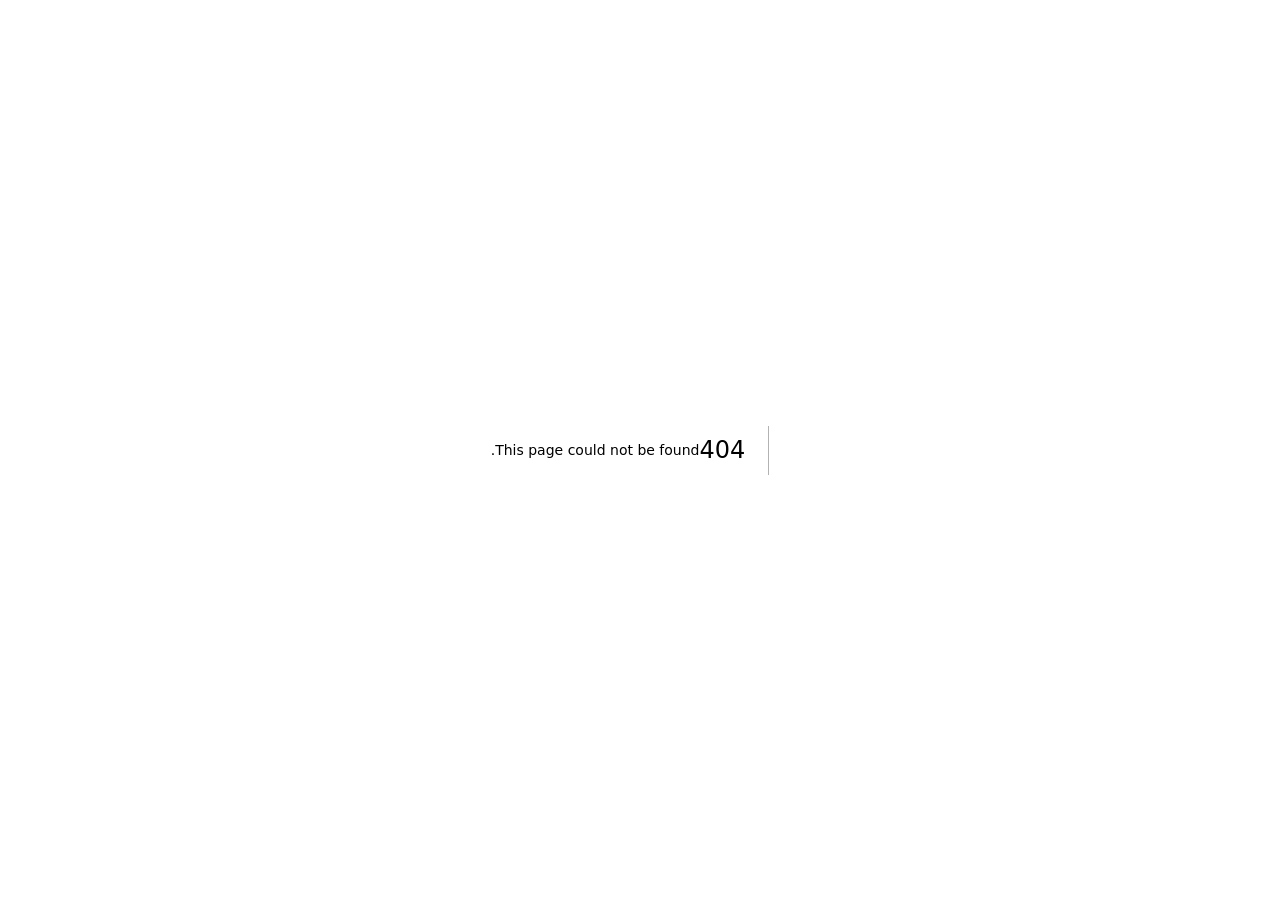
<file: hesabyar/404/index.html>
<!DOCTYPE html><html lang="fa" dir="rtl"><head><meta charSet="utf-8"/><meta name="viewport" content="width=device-width, initial-scale=1, maximum-scale=1, viewport-fit=cover"/><link rel="stylesheet" href="/hesabyar/_next/static/chunks/0esusut8ds8nw.css" data-precedence="next"/><link rel="preload" as="script" fetchPriority="low" href="/hesabyar/_next/static/chunks/0ht900cau6_ur.js"/><script src="/hesabyar/_next/static/chunks/0z10d-vb-t30i.js" async=""></script><script src="/hesabyar/_next/static/chunks/07lhk_q6pmm3r.js" async=""></script><script src="/hesabyar/_next/static/chunks/turbopack-16sorec33tkle.js" async=""></script><script src="/hesabyar/_next/static/chunks/0dbhjjzl8qfwv.js" async=""></script><meta name="robots" content="noindex"/><title>404: This page could not be found.</title><meta name="theme-color" content="#080a0e"/><title>حساب‌یار | آموزش تصویری حسابداری</title><meta name="description" content="آموزش مرحله‌به‌مرحله و تصویری حسابداری مغازه و شرکت، با آزمون و امتیاز"/><meta name="application-name" content="حساب‌یار"/><link rel="manifest" href="/hesabyar/manifest.webmanifest"/><meta name="codex-preview" content="development"/><meta name="mobile-web-app-capable" content="yes"/><meta name="mobile-web-app-capable" content="yes"/><meta name="apple-mobile-web-app-title" content="حساب‌یار"/><meta name="apple-mobile-web-app-status-bar-style" content="black-translucent"/><link rel="shortcut icon" href="/hesabyar/favicon.svg"/><link rel="icon" href="/hesabyar/favicon.svg"/><link rel="apple-touch-icon" href="/hesabyar/app-icon.svg"/><script src="/hesabyar/_next/static/chunks/03~yq9q893hmn.js" noModule=""></script></head><body><div hidden=""><!--$--><!--/$--></div><div style="font-family:system-ui,&quot;Segoe UI&quot;,Roboto,Helvetica,Arial,sans-serif,&quot;Apple Color Emoji&quot;,&quot;Segoe UI Emoji&quot;;height:100vh;text-align:center;display:flex;flex-direction:column;align-items:center;justify-content:center"><div><style>body{color:#000;background:#fff;margin:0}.next-error-h1{border-right:1px solid rgba(0,0,0,.3)}@media (prefers-color-scheme:dark){body{color:#fff;background:#000}.next-error-h1{border-right:1px solid rgba(255,255,255,.3)}}</style><h1 class="next-error-h1" style="display:inline-block;margin:0 20px 0 0;padding:0 23px 0 0;font-size:24px;font-weight:500;vertical-align:top;line-height:49px">404</h1><div style="display:inline-block"><h2 style="font-size:14px;font-weight:400;line-height:49px;margin:0">This page could not be found.</h2></div></div></div><!--$--><!--/$--><script src="/hesabyar/_next/static/chunks/0ht900cau6_ur.js" id="_R_" async=""></script><script>(self.__next_f=self.__next_f||[]).push([0])</script><script>self.__next_f.push([1,"1:\"$Sreact.fragment\"\n2:I[39756,[\"/hesabyar/_next/static/chunks/0dbhjjzl8qfwv.js\"],\"default\"]\n3:I[37457,[\"/hesabyar/_next/static/chunks/0dbhjjzl8qfwv.js\"],\"default\"]\n4:I[97367,[\"/hesabyar/_next/static/chunks/0dbhjjzl8qfwv.js\"],\"OutletBoundary\"]\n5:\"$Sreact.suspense\"\n8:I[97367,[\"/hesabyar/_next/static/chunks/0dbhjjzl8qfwv.js\"],\"ViewportBoundary\"]\na:I[97367,[\"/hesabyar/_next/static/chunks/0dbhjjzl8qfwv.js\"],\"MetadataBoundary\"]\nc:I[68027,[\"/hesabyar/_next/static/chunks/0dbhjjzl8qfwv.js\"],\"default\",1]\n:HL[\"/hesabyar/_next/static/chunks/0esusut8ds8nw.css\",\"style\"]\n"])</script><script>self.__next_f.push([1,"0:{\"P\":null,\"c\":[\"\",\"_not-found\",\"\"],\"q\":\"\",\"i\":false,\"f\":[[[\"\",{\"children\":[\"/_not-found\",{\"children\":[\"__PAGE__\",{}]}]},\"$undefined\",\"$undefined\",16],[[\"$\",\"$1\",\"c\",{\"children\":[[[\"$\",\"link\",\"0\",{\"rel\":\"stylesheet\",\"href\":\"/hesabyar/_next/static/chunks/0esusut8ds8nw.css\",\"precedence\":\"next\",\"crossOrigin\":\"$undefined\",\"nonce\":\"$undefined\"}],[\"$\",\"script\",\"script-0\",{\"src\":\"/hesabyar/_next/static/chunks/0dbhjjzl8qfwv.js\",\"async\":true,\"nonce\":\"$undefined\"}]],[\"$\",\"html\",null,{\"lang\":\"fa\",\"dir\":\"rtl\",\"children\":[\"$\",\"body\",null,{\"children\":[\"$\",\"$L2\",null,{\"parallelRouterKey\":\"children\",\"error\":\"$undefined\",\"errorStyles\":\"$undefined\",\"errorScripts\":\"$undefined\",\"template\":[\"$\",\"$L3\",null,{}],\"templateStyles\":\"$undefined\",\"templateScripts\":\"$undefined\",\"notFound\":[[[\"$\",\"title\",null,{\"children\":\"404: This page could not be found.\"}],[\"$\",\"div\",null,{\"style\":{\"fontFamily\":\"system-ui,\\\"Segoe UI\\\",Roboto,Helvetica,Arial,sans-serif,\\\"Apple Color Emoji\\\",\\\"Segoe UI Emoji\\\"\",\"height\":\"100vh\",\"textAlign\":\"center\",\"display\":\"flex\",\"flexDirection\":\"column\",\"alignItems\":\"center\",\"justifyContent\":\"center\"},\"children\":[\"$\",\"div\",null,{\"children\":[[\"$\",\"style\",null,{\"dangerouslySetInnerHTML\":{\"__html\":\"body{color:#000;background:#fff;margin:0}.next-error-h1{border-right:1px solid rgba(0,0,0,.3)}@media (prefers-color-scheme:dark){body{color:#fff;background:#000}.next-error-h1{border-right:1px solid rgba(255,255,255,.3)}}\"}}],[\"$\",\"h1\",null,{\"className\":\"next-error-h1\",\"style\":{\"display\":\"inline-block\",\"margin\":\"0 20px 0 0\",\"padding\":\"0 23px 0 0\",\"fontSize\":24,\"fontWeight\":500,\"verticalAlign\":\"top\",\"lineHeight\":\"49px\"},\"children\":404}],[\"$\",\"div\",null,{\"style\":{\"display\":\"inline-block\"},\"children\":[\"$\",\"h2\",null,{\"style\":{\"fontSize\":14,\"fontWeight\":400,\"lineHeight\":\"49px\",\"margin\":0},\"children\":\"This page could not be found.\"}]}]]}]}]],[]],\"forbidden\":\"$undefined\",\"unauthorized\":\"$undefined\"}]}]}]]}],{\"children\":[[\"$\",\"$1\",\"c\",{\"children\":[null,[\"$\",\"$L2\",null,{\"parallelRouterKey\":\"children\",\"error\":\"$undefined\",\"errorStyles\":\"$undefined\",\"errorScripts\":\"$undefined\",\"template\":[\"$\",\"$L3\",null,{}],\"templateStyles\":\"$undefined\",\"templateScripts\":\"$undefined\",\"notFound\":\"$undefined\",\"forbidden\":\"$undefined\",\"unauthorized\":\"$undefined\"}]]}],{\"children\":[[\"$\",\"$1\",\"c\",{\"children\":[[[\"$\",\"title\",null,{\"children\":\"404: This page could not be found.\"}],[\"$\",\"div\",null,{\"style\":\"$0:f:0:1:0:props:children:1:props:children:props:children:props:notFound:0:1:props:style\",\"children\":[\"$\",\"div\",null,{\"children\":[[\"$\",\"style\",null,{\"dangerouslySetInnerHTML\":{\"__html\":\"body{color:#000;background:#fff;margin:0}.next-error-h1{border-right:1px solid rgba(0,0,0,.3)}@media (prefers-color-scheme:dark){body{color:#fff;background:#000}.next-error-h1{border-right:1px solid rgba(255,255,255,.3)}}\"}}],[\"$\",\"h1\",null,{\"className\":\"next-error-h1\",\"style\":\"$0:f:0:1:0:props:children:1:props:children:props:children:props:notFound:0:1:props:children:props:children:1:props:style\",\"children\":404}],[\"$\",\"div\",null,{\"style\":\"$0:f:0:1:0:props:children:1:props:children:props:children:props:notFound:0:1:props:children:props:children:2:props:style\",\"children\":[\"$\",\"h2\",null,{\"style\":\"$0:f:0:1:0:props:children:1:props:children:props:children:props:notFound:0:1:props:children:props:children:2:props:children:props:style\",\"children\":\"This page could not be found.\"}]}]]}]}]],null,[\"$\",\"$L4\",null,{\"children\":[\"$\",\"$5\",null,{\"name\":\"Next.MetadataOutlet\",\"children\":\"$@6\"}]}]]}],{},null,false,null]},null,false,\"$@7\"]},null,false,null],[\"$\",\"$1\",\"h\",{\"children\":[[\"$\",\"meta\",null,{\"name\":\"robots\",\"content\":\"noindex\"}],[\"$\",\"$L8\",null,{\"children\":\"$L9\"}],[\"$\",\"div\",null,{\"hidden\":true,\"children\":[\"$\",\"$La\",null,{\"children\":[\"$\",\"$5\",null,{\"name\":\"Next.Metadata\",\"children\":\"$Lb\"}]}]}],null]}],false]],\"m\":\"$undefined\",\"G\":[\"$c\",[[\"$\",\"link\",\"0\",{\"rel\":\"stylesheet\",\"href\":\"/hesabyar/_next/static/chunks/0esusut8ds8nw.css\",\"precedence\":\"next\",\"crossOrigin\":\"$undefined\",\"nonce\":\"$undefined\"}]]],\"S\":true,\"h\":null,\"s\":\"$undefined\",\"l\":\"$undefined\",\"p\":\"$undefined\",\"d\":\"$undefined\",\"b\":\"o_jMqf0pSPUAJQLVYkuTm\"}\n"])</script><script>self.__next_f.push([1,"d:[]\n7:\"$Wd\"\n"])</script><script>self.__next_f.push([1,"9:[[\"$\",\"meta\",\"0\",{\"charSet\":\"utf-8\"}],[\"$\",\"meta\",\"1\",{\"name\":\"viewport\",\"content\":\"width=device-width, initial-scale=1, maximum-scale=1, viewport-fit=cover\"}],[\"$\",\"meta\",\"2\",{\"name\":\"theme-color\",\"content\":\"#080a0e\"}]]\n"])</script><script>self.__next_f.push([1,"e:I[27201,[\"/hesabyar/_next/static/chunks/0dbhjjzl8qfwv.js\"],\"IconMark\"]\n6:null\nb:[[\"$\",\"title\",\"0\",{\"children\":\"حساب‌یار | آموزش تصویری حسابداری\"}],[\"$\",\"meta\",\"1\",{\"name\":\"description\",\"content\":\"آموزش مرحله‌به‌مرحله و تصویری حسابداری مغازه و شرکت، با آزمون و امتیاز\"}],[\"$\",\"meta\",\"2\",{\"name\":\"application-name\",\"content\":\"حساب‌یار\"}],[\"$\",\"link\",\"3\",{\"rel\":\"manifest\",\"href\":\"/hesabyar/manifest.webmanifest\",\"crossOrigin\":\"$undefined\"}],[\"$\",\"meta\",\"4\",{\"name\":\"codex-preview\",\"content\":\"development\"}],[\"$\",\"meta\",\"5\",{\"name\":\"mobile-web-app-capable\",\"content\":\"yes\"}],[\"$\",\"meta\",\"6\",{\"name\":\"mobile-web-app-capable\",\"content\":\"yes\"}],[\"$\",\"meta\",\"7\",{\"name\":\"apple-mobile-web-app-title\",\"content\":\"حساب‌یار\"}],[\"$\",\"meta\",\"8\",{\"name\":\"apple-mobile-web-app-status-bar-style\",\"content\":\"black-translucent\"}],[\"$\",\"link\",\"9\",{\"rel\":\"shortcut icon\",\"href\":\"/hesabyar/favicon.svg\"}],[\"$\",\"link\",\"10\",{\"rel\":\"icon\",\"href\":\"/hesabyar/favicon.svg\"}],[\"$\",\"link\",\"11\",{\"rel\":\"apple-touch-icon\",\"href\":\"/hesabyar/app-icon.svg\"}],[\"$\",\"$Le\",\"12\",{}]]\n"])</script></body></html>
</file>
<file: _next/static/chunks/135mu-wc05.na.css>
@layer properties{@supports (((-webkit-hyphens:none)) and (not (margin-trim:inline))) or ((-moz-orient:inline) and (not (color:rgb(from red r g b)))){*,:before,:after,::backdrop{--tw-shadow:0 0 #0000;--tw-shadow-color:initial;--tw-shadow-alpha:100%;--tw-inset-shadow:0 0 #0000;--tw-inset-shadow-color:initial;--tw-inset-shadow-alpha:100%;--tw-ring-color:initial;--tw-ring-shadow:0 0 #0000;--tw-inset-ring-color:initial;--tw-inset-ring-shadow:0 0 #0000;--tw-ring-inset:initial;--tw-ring-offset-width:0px;--tw-ring-offset-color:#fff;--tw-ring-offset-shadow:0 0 #0000}}}@layer theme{:root,:host{--font-sans:ui-sans-serif, system-ui, sans-serif, "Apple Color Emoji", "Segoe UI Emoji", "Segoe UI Symbol", "Noto Color Emoji";--font-mono:ui-monospace, SFMono-Regular, Menlo, Monaco, Consolas, "Liberation Mono", "Courier New", monospace;--spacing:.25rem;--default-font-family:var(--font-sans);--default-mono-font-family:var(--font-mono)}}@layer base{*,:after,:before,::backdrop{box-sizing:border-box;border:0 solid;margin:0;padding:0}::file-selector-button{box-sizing:border-box;border:0 solid;margin:0;padding:0}html,:host{-webkit-text-size-adjust:100%;tab-size:4;line-height:1.5;font-family:var(--default-font-family,ui-sans-serif, system-ui, sans-serif, "Apple Color Emoji", "Segoe UI Emoji", "Segoe UI Symbol", "Noto Color Emoji");font-feature-settings:var(--default-font-feature-settings,normal);font-variation-settings:var(--default-font-variation-settings,normal);-webkit-tap-highlight-color:transparent}hr{height:0;color:inherit;border-top-width:1px}abbr:where([title]){-webkit-text-decoration:underline dotted;text-decoration:underline dotted}h1,h2,h3,h4,h5,h6{font-size:inherit;font-weight:inherit}a{color:inherit;-webkit-text-decoration:inherit;-webkit-text-decoration:inherit;-webkit-text-decoration:inherit;-webkit-text-decoration:inherit;text-decoration:inherit}b,strong{font-weight:bolder}code,kbd,samp,pre{font-family:var(--default-mono-font-family,ui-monospace, SFMono-Regular, Menlo, Monaco, Consolas, "Liberation Mono", "Courier New", monospace);font-feature-settings:var(--default-mono-font-feature-settings,normal);font-variation-settings:var(--default-mono-font-variation-settings,normal);font-size:1em}small{font-size:80%}sub,sup{vertical-align:baseline;font-size:75%;line-height:0;position:relative}sub{bottom:-.25em}sup{top:-.5em}table{text-indent:0;border-color:inherit;border-collapse:collapse}:-moz-focusring{outline:auto}progress{vertical-align:baseline}summary{display:list-item}ol,ul,menu{list-style:none}img,svg,video,canvas,audio,iframe,embed,object{vertical-align:middle;display:block}img,video{max-width:100%;height:auto}button,input,select,optgroup,textarea{font:inherit;font-feature-settings:inherit;font-variation-settings:inherit;letter-spacing:inherit;color:inherit;opacity:1;background-color:#0000;border-radius:0}::file-selector-button{font:inherit;font-feature-settings:inherit;font-variation-settings:inherit;letter-spacing:inherit;color:inherit;opacity:1;background-color:#0000;border-radius:0}:where(select:is([multiple],[size])) optgroup{font-weight:bolder}:where(select:is([multiple],[size])) optgroup option{padding-inline-start:20px}::file-selector-button{margin-inline-end:4px}::placeholder{opacity:1}@supports (not ((-webkit-appearance:-apple-pay-button))) or (contain-intrinsic-size:1px){::placeholder{color:currentColor}@supports (color:color-mix(in lab, red, red)){::placeholder{color:color-mix(in oklab, currentcolor 50%, transparent)}}}textarea{resize:vertical}::-webkit-search-decoration{-webkit-appearance:none}::-webkit-date-and-time-value{min-height:1lh;text-align:inherit}::-webkit-datetime-edit{display:inline-flex}::-webkit-datetime-edit-fields-wrapper{padding:0}::-webkit-datetime-edit{padding-block:0}::-webkit-datetime-edit-year-field{padding-block:0}::-webkit-datetime-edit-month-field{padding-block:0}::-webkit-datetime-edit-day-field{padding-block:0}::-webkit-datetime-edit-hour-field{padding-block:0}::-webkit-datetime-edit-minute-field{padding-block:0}::-webkit-datetime-edit-second-field{padding-block:0}::-webkit-datetime-edit-millisecond-field{padding-block:0}::-webkit-datetime-edit-meridiem-field{padding-block:0}::-webkit-calendar-picker-indicator{line-height:1}:-moz-ui-invalid{box-shadow:none}button,input:where([type=button],[type=reset],[type=submit]){appearance:button}::file-selector-button{appearance:button}::-webkit-inner-spin-button{height:auto}::-webkit-outer-spin-button{height:auto}[hidden]:where(:not([hidden=until-found])){display:none!important}}@layer components;@layer utilities{.visible{visibility:visible}.relative{position:relative}.start{inset-inline-start:var(--spacing)}.end{inset-inline-end:var(--spacing)}.table{display:table}.ring{--tw-ring-shadow:var(--tw-ring-inset,) 0 0 0 calc(1px + var(--tw-ring-offset-width)) var(--tw-ring-color,currentcolor);box-shadow:var(--tw-inset-shadow), var(--tw-inset-ring-shadow), var(--tw-ring-offset-shadow), var(--tw-ring-shadow), var(--tw-shadow)}}:root{--ink:#f7f8fb;--muted:#989dab;--faint:#6d7281;--bg:#080a0e;--bg-soft:#0d1016;--panel:#11151d;--panel-2:#151a24;--line:#ffffff13;--line-strong:#ffffff1f;--mint:#59e6b5;--mint-deep:#1fb584;--violet:#aa8aff;--amber:#ffc766;--blue:#74b5ff;--rose:#ff7f9f;--cyan:#66dce5;--lime:#afe36f;--gold:#e9bb63;--danger:#ff788b;--sidebar:252px}*{box-sizing:border-box}html{background:var(--bg);--lightningcss-light: ;--lightningcss-dark:initial;color-scheme:dark;scroll-behavior:smooth}body{background:var(--bg);color:var(--ink);-webkit-font-smoothing:antialiased;margin:0;font-family:Tahoma,Arial,sans-serif}body.lesson-open{overflow:hidden}button,input{font:inherit}button{color:inherit}button:focus-visible,input:focus-visible{outline:2px solid var(--mint);outline-offset:3px}::selection{color:#fff;background:#59e6b547}.app-shell{background:radial-gradient(circle at 72% 8%, #59e6b50e, transparent 28%), var(--bg);min-height:100vh}.sidebar{z-index:30;width:var(--sidebar);border-left:1px solid var(--line);-webkit-backdrop-filter:blur(24px);backdrop-filter:blur(24px);background:#0b0e13f5;flex-direction:column;padding:28px 20px 18px;display:flex;position:fixed;inset:0 0 0 auto}.main-area{min-height:100vh;margin-right:var(--sidebar)}.content-wrap{width:min(1440px,100%);margin:0 auto;padding:34px 42px 70px}.sidebar-close,.menu-button,.mobile-nav{display:none}.brand-mark{-webkit-user-select:none;user-select:none;align-items:center;gap:12px;display:flex}.brand-mark>span:last-child{flex-direction:column;gap:2px;display:flex}.brand-mark strong{letter-spacing:-.5px;font-size:20px}.brand-mark small{color:var(--faint);letter-spacing:.2px;font-size:10px}.brand-icon{color:#06120e;background:linear-gradient(135deg,#79f1c9,#3bcf9e);border-radius:14px;place-items:center;width:43px;height:43px;display:grid;position:relative;overflow:hidden;box-shadow:0 10px 30px #3ad39f33}.brand-icon:after{content:"";background:linear-gradient(115deg,#0000 32%,#ffffff73,#0000 60%);position:absolute;inset:-20px;transform:rotate(20deg)}.brand-icon svg{z-index:1;width:23px;position:relative}.main-nav{gap:7px;margin-top:48px;display:grid}.nav-button{color:#858b99;cursor:pointer;background:0 0;border:0;border-radius:13px;align-items:center;gap:12px;width:100%;height:48px;padding:0 14px;transition:all .2s;display:flex;position:relative}.nav-button svg{width:20px}.nav-button span{font-size:13px;font-weight:700}.nav-button small{text-align:center;background:#ffffff0f;border-radius:8px;min-width:23px;margin-right:auto;padding:3px 6px;font-size:9px}.nav-button:hover{color:#d7d9df;background:#ffffff09;transform:translate(-2px)}.nav-button.active{color:var(--mint);background:linear-gradient(90deg,#59e6b51c,#59e6b509)}.nav-button.active:after{content:"";background:var(--mint);width:3px;box-shadow:0 0 16px var(--mint);border-radius:3px;position:absolute;inset:8px auto 8px -20px}.sidebar-course-card{border:1px solid var(--line);background:linear-gradient(145deg,#ffffff0b,#ffffff04);border-radius:16px;margin-top:auto;padding:16px}.tiny-label{color:#8e94a2;align-items:center;gap:7px;font-size:10px;display:flex}.tiny-label svg{color:var(--amber)}.sidebar-progress-row{justify-content:space-between;align-items:flex-end;margin:13px 0 10px;display:flex}.sidebar-progress-row strong{font-size:22px}.sidebar-progress-row span{color:var(--faint);font-size:9px}.progress-track{background:#fff1;border-radius:99px;height:5px;overflow:hidden}.progress-track>span{border-radius:inherit;background:linear-gradient(90deg, var(--mint-deep), var(--mint));min-width:2px;height:100%;transition:width .5s;display:block;box-shadow:0 0 12px #59e6b559}.profile-chip{text-align:right;cursor:pointer;background:0 0;border:0;border-radius:14px;grid-template-columns:38px 1fr 18px;align-items:center;gap:9px;width:100%;margin-top:15px;padding:11px 8px;display:grid}.profile-chip:hover{background:#ffffff09}.profile-chip .avatar{color:#071510;background:linear-gradient(135deg,#73ebc4,#43bf96);border-radius:12px;place-items:center;width:38px;height:38px;font-size:15px;font-weight:900;display:grid}.profile-chip>span:nth-child(2){flex-direction:column;gap:2px;min-width:0;display:flex}.profile-chip strong{white-space:nowrap;text-overflow:ellipsis;font-size:11px;overflow:hidden}.profile-chip small{color:var(--faint);font-size:9px}.profile-chip>svg{color:var(--faint)}.topbar{z-index:20;border-bottom:1px solid var(--line);-webkit-backdrop-filter:blur(20px);backdrop-filter:blur(20px);background:#080a0ed1;align-items:center;height:76px;padding:0 42px;display:flex;position:sticky;top:0}.topbar-title{flex-direction:column;gap:4px;display:flex}.topbar-title>span{font-size:13px;font-weight:800}.topbar-title small{color:var(--faint);align-items:center;gap:6px;font-size:9px;display:flex}.online-dot,.offline-dot{background:var(--mint);width:6px;height:6px;box-shadow:0 0 8px var(--mint);border-radius:50%}.offline-dot{background:var(--amber);box-shadow:0 0 8px var(--amber)}.topbar-actions{align-items:center;gap:9px;margin-right:auto;display:flex}.mini-stat{border:1px solid var(--line);background:#ffffff06;border-radius:11px;align-items:center;gap:5px;height:36px;padding:0 10px;display:flex}.mini-stat svg{width:17px}.mini-stat strong{font-size:11px}.mini-stat span{color:var(--faint);font-size:8px}.mini-stat.flame svg{color:#ffad55}.mini-stat.xp svg{color:var(--violet)}.install-button{height:36px;color:var(--mint);cursor:pointer;background:#59e6b512;border:1px solid #59e6b538;border-radius:11px;align-items:center;gap:8px;padding:0 14px;font-size:10px;font-weight:800;display:flex}.install-button:hover{background:#59e6b51f}.eyebrow{color:var(--mint);letter-spacing:.1px;align-items:center;gap:7px;font-size:10px;font-weight:800;display:inline-flex}.welcome-row{justify-content:space-between;align-items:center;gap:30px;display:flex}.welcome-row h1{letter-spacing:-1.6px;margin:9px 0 6px;font-size:clamp(26px,2.65vw,43px);line-height:1.3}.welcome-row h1 em{color:var(--mint);font-style:normal}.welcome-row p{color:var(--muted);margin:0;font-size:12px}.daily-goal{border:1px solid var(--line);background:#ffffff06;border-radius:17px;align-items:center;gap:11px;min-width:185px;padding:11px 12px;display:flex}.daily-goal>span{flex-direction:column;gap:4px;display:flex}.daily-goal>span strong{font-size:10px}.daily-goal>span small{color:var(--faint);font-size:8px}.goal-ring{--progress:60%;background:radial-gradient(circle at center, #11151d 56%, transparent 58%), conic-gradient(#ffad55 var(--progress), #ffffff12 0);border-radius:50%;flex:none;place-items:center;width:49px;height:49px;display:grid}.goal-ring svg{color:#ffad55;width:17px;position:absolute;transform:translateY(-5px)}.goal-ring strong{padding-top:16px;font-size:9px}.continue-card{border:1px solid var(--tone);min-height:290px;margin-top:31px;padding:35px 40px;position:relative;overflow:hidden}@supports (color:color-mix(in lab, red, red)){.continue-card{border:1px solid color-mix(in srgb, var(--tone) 22%, transparent)}}.continue-card{background:radial-gradient(circle at 84% 40%, var(--tone), transparent 33%), linear-gradient(120deg, #151b22, #0d1117 62%);border-radius:25px;grid-template-columns:minmax(450px,1.2fr) minmax(300px,.8fr);display:grid}@supports (color:color-mix(in lab, red, red)){.continue-card{background:radial-gradient(circle at 84% 40%, color-mix(in srgb, var(--tone) 13%, transparent), transparent 33%), linear-gradient(120deg, #151b22, #0d1117 62%)}}.continue-card{box-shadow:0 25px 70px #00000038}.tone-mint{--tone:var(--mint)}.tone-violet{--tone:var(--violet)}.tone-amber{--tone:var(--amber)}.tone-blue{--tone:var(--blue)}.tone-rose{--tone:var(--rose)}.tone-cyan{--tone:var(--cyan)}.tone-lime{--tone:var(--lime)}.tone-gold{--tone:var(--gold)}.continue-content{z-index:2;align-self:center;position:relative}.card-kicker{color:var(--tone);align-items:center;gap:8px;font-size:9px;font-weight:800;display:inline-flex}.pulse-dot{background:var(--tone);width:7px;height:7px;box-shadow:0 0 0 5px var(--tone), 0 0 15px var(--tone);border-radius:50%}@supports (color:color-mix(in lab, red, red)){.pulse-dot{box-shadow:0 0 0 5px color-mix(in srgb, var(--tone) 12%, transparent), 0 0 15px var(--tone)}}.continue-content h2{letter-spacing:-1px;max-width:590px;margin:13px 0 7px;font-size:clamp(24px,2.4vw,39px);line-height:1.35}.continue-content>p{color:#9da3ae;max-width:560px;margin:0;font-size:12px;line-height:2}.lesson-meta{flex-wrap:wrap;gap:17px;margin-top:17px;display:flex}.lesson-meta span{color:#767d8a;align-items:center;gap:6px;font-size:9px;display:flex}.lesson-meta svg{width:14px;color:var(--tone)}.continue-actions{align-items:center;gap:17px;margin-top:23px;display:flex}.primary-button,.lesson-primary{color:#07120e;cursor:pointer;background:linear-gradient(135deg,#75ecc5,#45d1a2);border:0;border-radius:12px;justify-content:center;align-items:center;gap:9px;min-height:43px;padding:0 20px;font-size:10px;font-weight:900;transition:all .2s;display:inline-flex;box-shadow:0 12px 30px #3bd19f26}.primary-button:hover,.lesson-primary:hover{transform:translateY(-2px);box-shadow:0 16px 34px #3bd19f40}.primary-button svg,.lesson-primary svg{width:16px}.text-button{color:#9ba1ac;cursor:pointer;background:0 0;border:0;align-items:center;gap:5px;font-size:9px;font-weight:800;display:flex}.text-button svg{width:14px;transition:transform .2s}.text-button:hover svg{transform:translate(-3px)}.continue-art{grid-area:1/2/span 2;min-height:220px;position:relative}.art-ledger{z-index:2;background:linear-gradient(145deg,#1c252ee0,#0b0f14f0);border:1px solid #ffffff21;border-radius:22px;width:300px;height:170px;padding:17px;position:absolute;top:48%;left:50%;transform:translate(-50%,-50%)rotate(-3deg);box-shadow:-22px 28px 55px #00000061,inset 0 1px #ffffff14}.ledger-head{gap:5px;display:flex}.ledger-head i{background:#505967;border-radius:50%;width:6px;height:6px}.ledger-head i:first-child{background:var(--tone)}.ledger-eq{background:#0003;border-radius:12px;justify-content:center;align-items:center;gap:8px;height:63px;margin:14px 0 11px;padding:10px;display:flex}.ledger-eq b{color:#dfe4e8;font-size:10px}.ledger-eq em{color:var(--tone);font-size:16px;font-style:normal}.ledger-bars{align-items:flex-end;gap:6px;height:35px;display:flex}.ledger-bars i{background:var(--tone);border-radius:4px;flex:1;height:38%}@supports (color:color-mix(in lab, red, red)){.ledger-bars i{background:color-mix(in srgb, var(--tone) 22%, #1a2029)}}.ledger-bars i:nth-child(2){height:75%}.ledger-bars i:nth-child(3){background:var(--tone);height:100%}@supports (color:color-mix(in lab, red, red)){.ledger-bars i:nth-child(3){background:color-mix(in srgb, var(--tone) 58%, #1a2029)}}.art-orbit{border:1px solid var(--tone);position:absolute;top:50%;left:50%}@supports (color:color-mix(in lab, red, red)){.art-orbit{border:1px solid color-mix(in srgb, var(--tone) 16%, transparent)}}.art-orbit{border-radius:50%;transform:translate(-50%,-50%)}.orbit-a{width:390px;height:390px}.orbit-b{border-style:dashed;width:270px;height:270px}.art-coin{z-index:3;border:1px solid var(--tone);width:38px;height:38px;position:absolute}@supports (color:color-mix(in lab, red, red)){.art-coin{border:1px solid color-mix(in srgb, var(--tone) 35%, transparent)}}.art-coin{color:var(--tone);background:#171d24;border-radius:13px;place-items:center;font-weight:900;display:grid;box-shadow:0 15px 30px #0000004d}.coin-a{top:25%;right:6%;transform:rotate(10deg)}.coin-b{bottom:20%;left:8%;transform:rotate(-8deg)}.module-mini-progress{z-index:2;align-self:end;width:min(540px,100%);position:relative}.module-mini-progress>div:first-child{color:#747b88;justify-content:space-between;margin-bottom:8px;font-size:8px;display:flex}.module-mini-progress strong{color:var(--tone)}.stats-grid{grid-template-columns:repeat(4,1fr);gap:11px;margin-top:16px;display:grid}.stats-grid article{border:1px solid var(--line);background:#ffffff05;border-radius:16px;align-items:center;gap:11px;min-height:83px;padding:14px 15px;display:flex}.stat-icon{border-radius:13px;flex:none;place-items:center;width:42px;height:42px;display:grid}.stat-icon svg{width:19px}.stat-icon.mint{color:var(--mint);background:#59e6b517}.stat-icon.violet{color:var(--violet);background:#aa8aff17}.stat-icon.amber{color:var(--amber);background:#ffc76617}.stat-icon.blue{color:var(--blue);background:#74b5ff17}.stats-grid article>div{flex-direction:column;gap:4px;display:flex}.stats-grid article>div strong{font-size:17px}.stats-grid article>div small{color:var(--faint);font-size:8px}.stat-trend{color:#5f6571;margin-right:auto;font-size:7px}.section-heading{justify-content:space-between;align-items:end;margin:37px 0 17px;display:flex}.section-heading h2{margin:6px 0 0;font-size:20px}.section-heading button{color:#858b98;cursor:pointer;background:0 0;border:0;align-items:center;gap:3px;font-size:9px;display:flex}.section-heading button svg{width:14px}.module-preview-grid{grid-template-columns:repeat(4,1fr);gap:12px;display:grid}.module-preview{border:1px solid var(--line);background:linear-gradient(150deg, var(--tone), #0e1218 62%);border-radius:19px;min-height:255px;padding:20px}@supports (color:color-mix(in lab, red, red)){.module-preview{background:linear-gradient(150deg, color-mix(in srgb, var(--tone) 5%, #121720), #0e1218 62%)}}.module-preview{transition:all .25s}.module-preview:hover{border-color:var(--tone)}@supports (color:color-mix(in lab, red, red)){.module-preview:hover{border-color:color-mix(in srgb, var(--tone) 25%, transparent)}}.module-preview:hover{transform:translateY(-3px)}.module-preview.locked{filter:saturate(.25);opacity:.68}.module-preview-top{align-items:center;display:flex}.module-number{color:var(--tone)}@supports (color:color-mix(in lab, red, red)){.module-number{color:color-mix(in srgb, var(--tone) 58%, #777)}}.module-number{font-size:8px;font-weight:900}.module-icon{width:39px;height:39px;color:var(--tone);background:var(--tone);border-radius:12px;place-items:center;margin-right:auto;display:grid}@supports (color:color-mix(in lab, red, red)){.module-icon{background:color-mix(in srgb, var(--tone) 9%, transparent)}}.module-icon svg{width:19px}.lock-mark{color:#666d78;width:15px;margin-right:6px}.module-preview h3{margin:17px 0 8px;font-size:15px}.module-preview>p{color:#7f8592;height:36px;margin:0;font-size:8px;line-height:2}.lesson-dots{justify-content:space-between;margin:17px 0;display:flex;position:relative}.lesson-dots:before{content:"";z-index:0;background:var(--line-strong);top:14px;height:1px;position:absolute;inset-inline:14px}.lesson-dots span{z-index:1;border:1px solid var(--line-strong);color:#616873;background:#10151c;border-radius:10px;place-items:center;width:29px;height:29px;font-size:7px;display:grid;position:relative}.lesson-dots span svg{width:12px}.lesson-dots span.done{color:#07140f;border-color:var(--tone);background:var(--tone)}.lesson-dots span.current{color:var(--tone);border-color:var(--tone);box-shadow:0 0 0 4px var(--tone)}@supports (color:color-mix(in lab, red, red)){.lesson-dots span.current{box-shadow:0 0 0 4px color-mix(in srgb, var(--tone) 8%, transparent)}}.module-preview>button{border:1px solid var(--tone);width:100%;height:35px}@supports (color:color-mix(in lab, red, red)){.module-preview>button{border:1px solid color-mix(in srgb, var(--tone) 13%, var(--line))}}.module-preview>button{color:var(--tone);background:var(--tone);border-radius:10px;justify-content:center;align-items:center;gap:5px;display:flex}@supports (color:color-mix(in lab, red, red)){.module-preview>button{background:color-mix(in srgb, var(--tone) 5%, transparent)}}.module-preview>button{cursor:pointer;font-size:8px;font-weight:800}.module-preview>button svg{width:13px}.module-preview>button:disabled{color:#5a606a;cursor:not-allowed}.method-banner{background:linear-gradient(90deg,#aa8aff12,#59e6b506);border:1px solid #aa8aff21;border-radius:18px;align-items:center;gap:17px;margin-top:17px;padding:20px 23px;display:flex}.method-icon{width:46px;height:46px;color:var(--violet);background:#aa8aff17;border-radius:14px;flex:none;place-items:center;display:grid}.method-icon svg{width:21px}.method-banner>div:nth-child(2) span{color:var(--violet);font-size:8px;font-weight:800}.method-banner h3{margin:4px 0 3px;font-size:12px}.method-banner p{color:#757c88;margin:0;font-size:8px}.method-banner>button{min-width:126px;height:36px;color:var(--violet);cursor:pointer;background:#aa8aff0f;border:1px solid #aa8aff33;border-radius:10px;justify-content:center;align-items:center;gap:7px;margin-right:auto;font-size:8px;font-weight:800;display:flex}.method-banner>button svg{width:14px}.page-hero{padding:14px 0 27px}.page-hero h1{letter-spacing:-1.4px;margin:8px 0;font-size:clamp(30px,3vw,46px)}.page-hero p{max-width:700px;color:var(--muted);margin:0;font-size:11px;line-height:2}.path-modules{gap:18px;display:grid}.path-module{border:1px solid var(--line);background:radial-gradient(circle at 8% 0, var(--tone), transparent 30%), #0e1218;border-radius:22px;padding:27px;position:relative;overflow:hidden}@supports (color:color-mix(in lab, red, red)){.path-module{background:radial-gradient(circle at 8% 0, color-mix(in srgb, var(--tone) 8%, transparent), transparent 30%), #0e1218}}.path-module.locked{filter:saturate(.3);opacity:.72}.path-module-head{grid-template-columns:58px 1fr 70px;align-items:center;gap:16px;display:grid}.path-big-icon{width:57px;height:57px;color:var(--tone);background:var(--tone);border-radius:17px;place-items:center;display:grid}@supports (color:color-mix(in lab, red, red)){.path-big-icon{background:color-mix(in srgb, var(--tone) 9%, transparent)}}.path-big-icon svg{width:25px}.path-module-head small{color:var(--tone);font-size:8px}.path-module-head h2{margin:4px 0;font-size:18px}.path-module-head p{color:#767c89;margin:0;font-size:8px}.module-ring{--ring:0%;background:radial-gradient(circle at center, #11161e 62%, transparent 64%), conic-gradient(var(--tone) var(--ring), #ffffff12 0);border-radius:50%;place-items:center;width:63px;height:63px;display:grid}.module-ring strong{font-size:10px}.lesson-road{border-top:1px solid var(--line);grid-template-columns:repeat(4,1fr);gap:12px;margin-top:24px;padding-top:19px;display:grid;position:relative}.road-stop{grid-template-columns:43px 1fr;align-items:center;gap:10px;display:grid;position:relative}.road-stop>button{z-index:2;border:1px solid var(--line-strong);color:#69707c;cursor:pointer;background:#121821;border-radius:14px;place-items:center;width:43px;height:43px;display:grid;position:relative}.road-stop>button svg{width:17px}.road-stop.available>button{color:var(--tone);border-color:var(--tone)}@supports (color:color-mix(in lab, red, red)){.road-stop.available>button{border-color:color-mix(in srgb, var(--tone) 50%, transparent)}}.road-stop.available>button{box-shadow:0 0 0 5px var(--tone)}@supports (color:color-mix(in lab, red, red)){.road-stop.available>button{box-shadow:0 0 0 5px color-mix(in srgb, var(--tone) 7%, transparent)}}.road-stop.done>button{color:#07120e;border-color:var(--tone);background:var(--tone)}.road-stop.locked>button{cursor:not-allowed}.road-stop>div{flex-direction:column;gap:3px;min-width:0;display:flex}.road-stop small{color:#656c78;font-size:7px}.road-stop strong{white-space:nowrap;text-overflow:ellipsis;font-size:9px;overflow:hidden}.road-stop div>span{color:var(--tone);font-size:7px}.road-stop.locked div>span{color:#5c626e}.empty-state{border:1px solid var(--line);text-align:center;background:#ffffff05;border-radius:24px;align-content:center;place-items:center;min-height:360px;padding:50px;display:grid}.empty-state>span{width:74px;height:74px;color:var(--amber);background:#ffc76614;border-radius:23px;place-items:center;display:grid}.empty-state>span svg{width:34px}.empty-state h2{margin:18px 0 7px;font-size:20px}.empty-state p{color:var(--muted);margin:0;font-size:10px}.review-list{gap:10px;display:grid}.review-summary{background:#aa8aff0b;border:1px solid #aa8aff24;border-radius:19px;align-items:center;gap:14px;margin-bottom:8px;padding:20px;display:flex}.review-count{color:#0d0718;background:var(--violet);border-radius:15px;place-items:center;width:50px;height:50px;font-size:18px;font-weight:900;display:grid}.review-summary h2{margin:0 0 4px;font-size:15px}.review-summary p{color:#838996;margin:0;font-size:8px}.review-list article{border:1px solid var(--line);background:#0e1218;border-radius:16px;grid-template-columns:39px 1fr auto;align-items:center;gap:13px;padding:17px 19px;display:grid}.review-question-icon{width:38px;height:38px;color:var(--rose);background:#ff7f9f14;border-radius:12px;place-items:center;display:grid}.review-question-icon svg{width:18px}.review-list article small{color:var(--rose);font-size:7px}.review-list article h3{margin:4px 0 6px;font-size:11px}.review-list article p{color:#777e8a;align-items:center;gap:5px;margin:0;font-size:8px;display:flex}.review-list article p svg{width:13px;color:var(--amber)}.review-list article>button{height:35px;color:var(--rose);cursor:pointer;background:#ff7f9f0d;border:1px solid #ff7f9f29;border-radius:10px;align-items:center;gap:5px;padding:0 14px;font-size:8px;font-weight:800;display:flex}.review-list article>button svg{width:13px}.search-box{border:1px solid var(--line-strong);background:#0e1218;border-radius:14px;align-items:center;gap:11px;width:min(600px,100%);height:48px;margin-bottom:20px;padding:0 16px;display:flex}.search-box svg{width:18px;color:var(--faint)}.search-box input{width:100%;color:var(--ink);background:0 0;border:0;outline:0;font-size:10px}.search-box input::placeholder{color:#555c68}.glossary-grid{grid-template-columns:repeat(2,1fr);gap:10px;display:grid}.glossary-grid article{border:1px solid var(--line);background:#ffffff05;border-radius:16px;gap:14px;min-height:94px;padding:18px;display:flex}.glossary-grid article>span{color:var(--mint);font-size:9px;font-weight:900}.glossary-grid h3{margin:0 0 7px;font-size:12px}.glossary-grid p{color:#7f8592;margin:0;font-size:9px;line-height:1.9}.profile-hero{border:1px solid var(--line);background:radial-gradient(circle at 85%,#59e6b514,#0000 28%),#0e1319;border-radius:23px;align-items:center;gap:18px;min-height:160px;padding:28px 31px;display:flex}.profile-avatar{color:#07120e;background:linear-gradient(135deg,#79efc8,#3dc595);border-radius:24px;flex:none;place-items:center;width:77px;height:77px;font-size:29px;font-weight:900;display:grid;position:relative}.profile-avatar span{color:#07120e;background:var(--mint);border:3px solid #0e1319;border-radius:50%;place-items:center;width:24px;height:24px;display:grid;position:absolute;bottom:-4px;left:-4px}.profile-avatar span svg{width:11px}.profile-hero h1{margin:5px 0;font-size:25px}.profile-hero p{color:#7f8591;margin:0;font-size:9px}.profile-level{background:#59e6b50a;border:1px solid #59e6b521;border-radius:14px;flex-direction:column;gap:5px;margin-right:auto;padding:13px 18px;display:flex}.profile-level small{color:#737a86;font-size:8px}.profile-level strong{color:var(--mint);font-size:12px}.profile-grid{grid-template-columns:1.1fr .9fr;gap:14px;margin-top:14px;display:grid}.profile-grid>article{border:1px solid var(--line);background:#0e1218;border-radius:19px}.profile-progress-card{align-items:center;gap:26px;min-height:210px;padding:24px;display:flex}.big-progress-ring{--profile-progress:0%;background:radial-gradient(circle at center, #111720 66%, transparent 68%), conic-gradient(var(--mint) var(--profile-progress), #ffffff0f 0);border-radius:50%;flex:none;place-items:center;width:132px;height:132px;display:grid}.big-progress-ring>span{flex-direction:column;align-items:center;gap:3px;display:flex}.big-progress-ring strong{font-size:23px}.big-progress-ring small{color:#717885;font-size:8px}.profile-progress-card h2{margin:0 0 14px;font-size:16px}.profile-stats{grid-template-columns:1fr 1fr;gap:11px;display:grid}.profile-stats span{color:#8b919c;align-items:center;gap:6px;font-size:8px;display:flex}.profile-stats svg{width:15px;color:var(--mint)}.badges-card,.settings-card{padding:22px}.card-title{justify-content:space-between;align-items:center;display:flex}.card-title small{color:var(--mint);font-size:8px}.card-title h2{margin:3px 0 0;font-size:15px}.card-title>svg{width:22px;color:var(--amber)}.badges-row{grid-template-columns:repeat(4,1fr);gap:8px;margin-top:20px;display:grid}.badges-row>span{border:1px solid var(--line);color:#4f5560;background:#ffffff04;border-radius:12px;flex-direction:column;justify-content:center;align-items:center;gap:5px;min-height:66px;display:flex}.badges-row svg{width:20px}.badges-row small{font-size:6px}.badges-row span.earned{color:var(--amber);background:#ffc7660b;border-color:#ffc76629}.settings-card>p{color:#7e8490;margin:15px 0 18px;font-size:9px;line-height:2}.settings-actions{flex-wrap:wrap;gap:7px;display:flex}.settings-actions button{border:1px solid var(--line-strong);color:#9da2ad;cursor:pointer;background:#ffffff06;border-radius:10px;align-items:center;gap:6px;min-height:35px;padding:0 11px;font-size:7px;font-weight:800;display:flex}.settings-actions button svg{width:14px;color:var(--mint)}.privacy-card{align-items:center;gap:13px;padding:20px 22px;display:flex}.privacy-card>svg{width:27px;color:var(--mint)}.privacy-card h3{margin:0 0 4px;font-size:11px}.privacy-card p{color:#737986;margin:0;font-size:8px;line-height:1.8}.logout-button{height:39px;color:var(--danger);cursor:pointer;background:#ff788b0a;border:1px solid #ff788b24;border-radius:11px;align-items:center;gap:8px;margin-top:15px;padding:0 15px;font-size:8px;font-weight:800;display:flex}.logout-button svg{width:15px}.lesson-overlay{z-index:100;background:radial-gradient(circle at 75% 0,#59e6b50f,#0000 28%),#090c10;animation:.3s both lesson-in;position:fixed;inset:0;overflow:auto}@keyframes lesson-in{0%{opacity:0;transform:translateY(10px)}}.lesson-header{z-index:5;border-bottom:1px solid var(--line);-webkit-backdrop-filter:blur(20px);backdrop-filter:blur(20px);background:#090c10e6;grid-template-columns:45px 1fr 110px;align-items:center;gap:22px;height:72px;padding:0 30px;display:grid;position:sticky;top:0}.lesson-close{border:1px solid var(--line);color:#8b919c;cursor:pointer;background:#ffffff06;border-radius:11px;place-items:center;width:37px;height:37px;display:grid}.lesson-close svg{width:18px}.lesson-progress-wrap{width:min(740px,100%);margin:auto}.lesson-progress-wrap>div:first-child{color:#6d7480;justify-content:space-between;margin-bottom:7px;font-size:8px;display:flex}.lesson-progress-wrap strong{color:#b8bdc6;font-size:9px}.lesson-progress-line{background:#ffffff12;border-radius:9px;height:4px;overflow:hidden}.lesson-progress-line span{border-radius:inherit;background:linear-gradient(90deg, var(--mint-deep), var(--mint));height:100%;transition:width .35s;display:block}.lesson-xp{color:var(--violet);justify-self:end;align-items:center;gap:6px;font-size:9px;font-weight:800;display:flex}.lesson-xp svg{width:17px}.lesson-main{align-items:center;min-height:calc(100vh - 72px);display:grid}.lesson-content{grid-template-columns:.92fr 1.08fr;align-items:center;gap:55px;width:min(1160px,100% - 48px);margin:34px auto;display:grid}.lesson-copy{padding:10px 0}.lesson-kicker{color:var(--mint);align-items:center;gap:7px;font-size:9px;font-weight:900;display:inline-flex}.lesson-kicker svg{width:16px}.lesson-copy h1,.stage-heading h1{letter-spacing:-1.6px;margin:13px 0;font-size:clamp(30px,3.4vw,52px);line-height:1.35}.lesson-lead,.stage-heading>p{color:#a0a6b1;margin:0;font-size:12px;line-height:2.05}.key-points{gap:9px;margin:22px 0;display:grid}.key-points>div{border:1px solid var(--line);background:#ffffff05;border-radius:12px;align-items:center;gap:10px;padding:11px 12px;display:flex}.key-points span{width:24px;height:24px;color:var(--mint);background:#59e6b512;border-radius:8px;flex:none;place-items:center;font-size:8px;font-weight:900;display:grid}.key-points p{color:#9399a5;margin:0;font-size:9px;line-height:1.8}.formula-card{background:#aa8aff0b;border:1px solid #aa8aff24;border-radius:13px;flex-direction:column;gap:5px;margin-bottom:20px;padding:14px 16px;display:flex}.formula-card small{color:var(--violet);font-size:8px}.formula-card strong{direction:rtl;font-size:12px}.lesson-primary{min-height:45px;padding:0 22px}.lesson-primary:disabled{opacity:.35;cursor:not-allowed;transform:none}.visual-board{border:1px solid var(--line-strong);background:radial-gradient(circle at 50% 42%,#59e6b512,#0000 40%),linear-gradient(145deg,#141a22,#0d1117);border-radius:28px;min-height:500px;padding:28px;position:relative;overflow:hidden;box-shadow:0 30px 70px #00000047}.visual-board:before{content:"";opacity:.13;background-image:linear-gradient(#ffffff12 1px,#0000 1px),linear-gradient(90deg,#ffffff12 1px,#0000 1px);background-size:30px 30px;position:absolute;inset:0;-webkit-mask-image:linear-gradient(#000,#0000 75%);mask-image:linear-gradient(#000,#0000 75%)}.visual-board-head{z-index:1;position:relative}.visual-board-head span{color:var(--mint);align-items:center;gap:6px;font-size:8px;display:flex}.visual-board-head svg{width:13px}.visual-board-head h2{margin:6px 0 0;font-size:15px}.visual-tip{z-index:2;-webkit-backdrop-filter:blur(10px);backdrop-filter:blur(10px);background:#0d1016cc;border:1px solid #ffc76621;border-radius:13px;grid-template-columns:26px 1fr;align-items:center;column-gap:9px;min-height:65px;padding:12px 14px;display:grid;position:absolute;inset:auto 24px 22px}.visual-tip>svg{width:22px;color:var(--amber);grid-row:1/span 2}.visual-tip span{color:var(--amber);font-size:8px;font-weight:900}.visual-tip p{color:#7c838e;margin:2px 0 0;font-size:7px;line-height:1.7}.equation-visual{z-index:1;justify-content:center;align-items:center;gap:13px;min-height:305px;display:flex;position:relative}.equation-visual>div{background:#59e6b50d;border:1px solid #59e6b52e;border-radius:24px;flex-direction:column;justify-content:center;align-items:center;gap:8px;width:120px;height:120px;display:flex;box-shadow:inset 0 1px #ffffff0d}.equation-visual>div:nth-of-type(2){background:#aa8aff0d;border-color:#aa8aff2e}.equation-visual>div:nth-of-type(3){background:#ffc7660d;border-color:#ffc7662e}.equation-visual span{color:#858c98;font-size:9px}.equation-visual strong{font-size:24px}.equation-visual>b{color:var(--mint);font-size:26px;font-weight:400}.t-visual{z-index:1;border:1px solid var(--line-strong);background:#080b0f8c;border-radius:18px;width:min(430px,92%);margin:55px auto 0;padding:18px;position:relative}.t-head{border-bottom:2px solid var(--mint);text-align:center;padding-bottom:11px;font-size:10px;font-weight:900}.t-columns{grid-template-columns:1fr 1fr;display:grid}.t-columns>div{flex-direction:column;gap:10px;min-height:120px;padding:12px;display:flex}.t-columns>div:first-child{border-left:1px solid var(--line-strong)}.t-columns strong{color:var(--mint);font-size:8px}.t-columns span{color:#969da8;background:#ffffff08;border-radius:7px;padding:7px;font-size:8px}.t-total{border-top:1px solid var(--line);justify-content:space-between;padding-top:10px;font-size:9px;display:flex}.t-total strong{color:var(--mint)}.flow-visual{z-index:1;justify-content:center;align-items:center;min-height:310px;display:flex;position:relative}.flow-piece{align-items:center;display:flex;position:relative}.flow-piece>span{width:72px;height:72px;color:var(--mint);background:#59e6b50e;border:1px solid #59e6b533;border-radius:21px;place-items:center;font-size:19px;font-weight:900;display:grid}.flow-piece>strong{color:#a1a7b1;text-align:center;width:100px;font-size:8px;position:absolute;top:calc(100% + 10px);right:50%;transform:translate(50%)}.flow-piece>i{color:#555d68;place-items:center;width:52px;display:grid}.flow-piece>i svg{width:18px}.inventory-visual{z-index:1;padding:52px 20px 0;position:relative}.shelf{border:1px solid var(--line-strong);background:#0003;border-radius:16px;align-items:flex-end;gap:9px;height:145px;padding:17px 19px 10px;display:flex}.shelf span{background:linear-gradient(135deg,#59e6b5b3,#59e6b52e);border-radius:7px 7px 2px 2px;width:22%}.shelf span:first-child{height:60%}.shelf span:nth-child(2){background:linear-gradient(135deg,#aa8affa6,#aa8aff26);height:85%}.shelf span:nth-child(3){background:linear-gradient(135deg,#ffc766a6,#ffc76626);height:47%}.shelf span:nth-child(4){background:linear-gradient(135deg,#74b5ffa6,#74b5ff26);height:72%}.shelf i{background:#3a414c;border-radius:3px;height:8px;position:absolute;bottom:0;left:20px;right:20px}.inventory-tags{grid-template-columns:repeat(4,1fr);gap:7px;margin-top:17px;display:grid}.inventory-tags span{border:1px solid var(--line);color:#777e89;background:#ffffff05;border-radius:9px;flex-direction:column;gap:5px;padding:9px;font-size:7px;display:flex}.inventory-tags strong{color:#d4d7dd;font-size:9px}.inventory-tags span.active{color:var(--mint);border-color:#59e6b533}.vat-visual{z-index:1;justify-content:center;align-items:center;min-height:315px;display:flex;position:relative}.vat-visual>div{flex-direction:column;align-items:center;gap:8px;display:flex;position:relative}.vat-visual>div>span{width:60px;height:60px;color:var(--cyan);background:#66dce50e;border:1px solid #66dce52e;border-radius:19px;place-items:center;font-size:14px;font-weight:900;display:grid}.vat-visual strong{color:#999faa;text-align:center;width:90px;font-size:8px}.vat-visual i{color:var(--mint);font-size:6px;position:absolute;top:18px;left:-38px}.statement-visual{z-index:1;place-items:center;min-height:318px;display:grid;position:relative}.statement-paper{border:1px solid var(--line-strong);background:#070a0ea8;border-radius:17px;width:min(400px,90%);padding:18px 20px;box-shadow:0 25px 45px #00000040}.paper-title{border-bottom:1px solid var(--line);color:var(--mint);padding-bottom:10px;font-size:8px;display:block}.statement-paper>div{border-bottom:1px dashed var(--line);color:#8b929d;justify-content:space-between;padding:9px 0;font-size:8px;display:flex}.statement-paper strong{color:#dce0e5}.statement-paper .negative{color:var(--rose)}.statement-paper i{background:var(--mint);border-radius:5px;width:42%;height:5px;margin:13px auto 0;display:block}.ratio-visual{z-index:1;align-content:start;gap:14px;min-height:310px;padding:48px 17px 0;display:grid;position:relative}.ratio-visual>div>span{color:#9299a4;justify-content:space-between;margin-bottom:6px;font-size:8px;display:flex}.ratio-visual em{color:var(--mint);font-style:normal}.ratio-visual>div>i{background:#ffffff0e;border-radius:8px;height:9px;display:block;overflow:hidden}.ratio-visual b{border-radius:inherit;background:linear-gradient(90deg, #2bb889, var(--mint));height:100%;display:block}.closing-visual{z-index:1;align-content:start;gap:10px;min-height:315px;padding:42px 20px 0;display:grid;position:relative}.closing-visual>div{border:1px solid var(--line);background:#ffffff05;border-radius:11px;grid-template-columns:28px 1fr 42px;align-items:center;gap:10px;min-height:47px;padding:9px 12px;display:grid}.closing-visual span{width:27px;height:27px;color:var(--mint);background:#59e6b514;border-radius:8px;place-items:center;font-size:8px;display:grid}.closing-visual span svg{width:13px}.closing-visual strong{color:#a0a6b0;font-size:8px}.closing-visual i{background:#ffffff0f;border-radius:5px;height:5px}.closing-visual i.done{background:var(--mint)}.single-column{grid-template-columns:1fr;gap:25px;width:min(900px,100% - 48px)}.stage-heading{text-align:center}.stage-heading h1{margin-bottom:8px;font-size:39px}.stage-heading>p{max-width:690px;margin:auto;font-size:11px}.worked-example{border:1px solid var(--line-strong);background:radial-gradient(circle at 15%,#59e6b50e,#0000 28%),#0f141b;border-radius:24px;grid-template-columns:.8fr 1.2fr;gap:25px;min-height:310px;padding:25px;display:grid}.example-scene{border:1px solid var(--line);background:#00000021;border-radius:17px;justify-content:center;align-items:center;gap:32px;min-height:230px;display:flex;position:relative}.scene-shop,.scene-ledger{width:65px;height:65px;color:var(--mint);background:#59e6b514;border-radius:20px;place-items:center;display:grid}.scene-shop svg,.scene-ledger svg{width:27px}.scene-ledger{color:var(--violet);background:#aa8aff14}.scene-arrow{color:#555d69}.scene-arrow svg{width:21px}.scene-bubble{color:var(--amber);background:#ffc76613;border-radius:9px;padding:7px 10px;font-size:7px;position:absolute;top:26px}.example-table{align-content:center;gap:7px;display:grid}.example-table>div:not(.example-result){border:1px solid var(--line);background:#ffffff05;border-radius:10px;justify-content:space-between;align-items:center;min-height:42px;padding:0 13px;display:flex}.example-table span{color:#9299a4;font-size:8px}.example-table strong{font-size:10px}.example-table strong small{color:#6e7580;font-size:6px}.example-result{background:#59e6b50b;border:1px solid #59e6b524;border-radius:10px;align-items:center;gap:8px;margin-top:5px;padding:11px 12px;display:flex}.example-result svg{width:16px;color:var(--mint)}.example-result p{color:#a3aab4;margin:0;font-size:8px;line-height:1.8}.lesson-bottom-actions{justify-content:center;align-items:center;gap:10px;display:flex}.lesson-secondary{border:1px solid var(--line-strong);color:#8a919d;cursor:pointer;background:#ffffff05;border-radius:12px;min-height:43px;padding:0 18px;font-size:9px;font-weight:800}.quiz-stage{width:min(780px,100% - 48px);margin:35px auto}.quiz-top{justify-content:space-between;align-items:flex-end;display:flex}.quiz-count{color:#8a919c;text-align:left;font-size:8px}.quiz-count>div{direction:rtl;gap:4px;margin-top:7px;display:flex}.quiz-count i{background:#ffffff12;border-radius:3px;width:22px;height:3px}.quiz-count i.done{background:var(--mint-deep)}.quiz-count i.current{background:var(--mint);box-shadow:0 0 8px #59e6b54d}.quiz-card{border:1px solid var(--line-strong);background:radial-gradient(circle at 50% 0,#aa8aff0e,#0000 28%),#0f141b;border-radius:25px;margin-top:15px;padding:34px;position:relative}.question-badge{width:36px;height:36px;color:var(--violet);background:#171324;border:1px solid #aa8aff47;border-radius:12px;place-items:center;font-size:15px;font-weight:900;display:grid;position:absolute;top:-18px;right:32px}.quiz-card h1{max-width:650px;margin:9px 0 26px;font-size:clamp(21px,2.5vw,31px);line-height:1.65}.answer-grid{grid-template-columns:1fr 1fr;gap:9px;display:grid}.answer-grid button{border:1px solid var(--line);text-align:right;cursor:pointer;background:#ffffff05;border-radius:13px;grid-template-columns:29px 1fr 18px;align-items:center;gap:10px;min-height:59px;padding:10px 13px;transition:all .18s;display:grid}.answer-grid button:not(:disabled):hover{background:#59e6b509;border-color:#59e6b54d;transform:translateY(-1px)}.answer-grid button>span{color:#747b87;background:#ffffff0b;border-radius:9px;place-items:center;width:28px;height:28px;font-size:8px;display:grid}.answer-grid button strong{color:#a9aeb7;font-size:9px}.answer-grid button>svg{width:16px}.answer-grid button.correct{background:#59e6b50f;border-color:#59e6b552}.answer-grid button.correct span{color:#07120e;background:var(--mint)}.answer-grid button.correct svg{color:var(--mint)}.answer-grid button.wrong{background:#ff788b0d;border-color:#ff788b4d}.answer-grid button.wrong span{color:#fff;background:var(--danger)}.answer-grid button.wrong svg{color:var(--danger)}.answer-grid button.muted{opacity:.48}.feedback-box{border-radius:12px;align-items:center;gap:11px;margin-top:13px;padding:13px 14px;animation:.2s feedback-in;display:flex}@keyframes feedback-in{0%{opacity:0;transform:translateY(5px)}}.feedback-box>span{border-radius:10px;flex:none;place-items:center;width:32px;height:32px;display:grid}.feedback-box svg{width:16px}.feedback-box strong{font-size:9px}.feedback-box p{color:#8e949f;margin:3px 0 0;font-size:8px}.feedback-box.correct{background:#59e6b50b;border:1px solid #59e6b529}.feedback-box.correct>span{color:var(--mint);background:#59e6b514}.feedback-box.wrong{background:#ffc7660b;border:1px solid #ffc76629}.feedback-box.wrong>span{color:var(--amber);background:#ffc76614}.quiz-next{margin:14px auto 0;display:flex}.result-stage{text-align:center;width:min(720px,100% - 48px);margin:40px auto;position:relative}.result-medal{z-index:2;width:92px;height:92px;color:var(--amber);background:radial-gradient(circle,#ffc76624,#ffc7660a);border:1px solid #ffc76640;border-radius:30px;place-items:center;margin:auto;display:grid;position:relative;transform:rotate(-4deg);box-shadow:0 0 60px #ffc7661a}.result-medal svg{width:42px}.failed .result-medal{color:var(--violet);background:#aa8aff0f;border-color:#aa8aff40;box-shadow:0 0 60px #aa8aff1a}.result-kicker{color:var(--mint);margin-top:22px;font-size:9px;font-weight:900;display:block}.failed .result-kicker{color:var(--violet)}.result-stage h1{margin:7px 0 8px;font-size:42px}.result-stage>p{color:#8e949f;max-width:580px;margin:auto;font-size:10px;line-height:2}.score-panel{border:1px solid var(--line-strong);text-align:right;background:#0f141b;border-radius:20px;justify-content:center;align-items:center;gap:34px;margin:24px auto;padding:20px 26px;display:flex}.score-ring{--score:0%;background:radial-gradient(circle at center, #111720 63%, transparent 65%), conic-gradient(var(--mint) var(--score), #ffffff12 0);border-radius:50%;flex:none;align-content:center;place-items:center;width:100px;height:100px;display:grid}.score-ring strong{font-size:20px}.score-ring small{color:#737a85;font-size:7px}.score-panel>div:last-child{gap:11px;display:grid}.score-panel span{color:#7f8691;align-items:center;gap:8px;font-size:8px;display:flex}.score-panel svg{width:15px;color:var(--mint)}.score-panel span strong{color:#d4d8de;margin-right:auto;padding-right:30px;font-size:9px}.result-actions{justify-content:center;gap:9px;display:flex}.result-burst{pointer-events:none;position:absolute;inset:0}.result-burst span{background:var(--mint);border-radius:2px;width:7px;height:7px;position:absolute}.result-burst span:first-child{top:3%;right:22%;transform:rotate(30deg)}.result-burst span:nth-child(2){background:var(--amber);top:18%;left:18%;transform:rotate(-20deg)}.result-burst span:nth-child(3){background:var(--violet);top:5%;left:31%}.result-burst span:nth-child(4){background:var(--blue);top:24%;right:13%}.auth-screen{background:#090c10;grid-template-columns:1.08fr .92fr;min-height:100vh;display:grid}.auth-story{background:radial-gradient(circle at 50% 55%,#59e6b516,#0000 35%),linear-gradient(145deg,#101820,#080b0f 64%);flex-direction:column;min-height:100vh;padding:40px 5.5vw;display:flex;position:relative;overflow:hidden}.auth-story:after{content:"";opacity:.12;background-image:linear-gradient(#ffffff0f 1px,#0000 1px),linear-gradient(90deg,#ffffff0f 1px,#0000 1px);background-size:45px 45px;position:absolute;inset:0;-webkit-mask-image:radial-gradient(circle,#000,#0000 70%);mask-image:radial-gradient(circle,#000,#0000 70%)}.auth-story .brand-mark{z-index:2;position:relative}.auth-copy{z-index:2;margin-top:10vh;position:relative}.auth-copy h1{letter-spacing:-3px;max-width:660px;margin:16px 0 15px;font-size:clamp(44px,5vw,76px);line-height:1.24}.auth-copy h1 em{color:var(--mint);text-shadow:0 0 40px #59e6b524;font-style:normal}.auth-copy p{color:#9299a5;max-width:570px;margin:0;font-size:12px;line-height:2.1}.auth-visual{z-index:2;min-height:270px;margin-top:28px;position:relative}.floating-card{border:1px solid var(--line-strong);-webkit-backdrop-filter:blur(14px);backdrop-filter:blur(14px);background:#12181fc7;position:absolute;box-shadow:0 25px 55px #00000052}.balance-card{border-radius:21px;width:330px;min-height:132px;padding:21px;top:12%;right:2%;transform:rotate(-2deg)}.balance-card>span{color:var(--mint);font-size:8px}.balance-card>strong{margin-top:10px;font-size:16px;display:block}.balance-line{grid-template-columns:1.4fr .7fr .7fr;gap:5px;margin-top:17px;display:grid}.balance-line i{background:var(--mint);border-radius:5px;height:8px}.balance-line i:nth-child(2){background:var(--violet)}.balance-line i:nth-child(3){background:var(--amber)}.score-card{border-radius:17px;align-items:center;gap:12px;min-width:180px;min-height:72px;padding:13px 15px;display:flex;top:29%;left:9%;transform:rotate(4deg)}.score-card>svg{width:29px;color:var(--amber)}.score-card>div{flex-direction:column;gap:3px;display:flex}.score-card small{color:#808792;font-size:7px}.score-card strong{color:var(--mint);font-size:11px}.chart-card{border-radius:18px;align-items:flex-end;gap:7px;width:220px;height:95px;padding:14px 16px 23px;display:flex;bottom:4%;right:28%;transform:rotate(1deg)}.chart-card span{background:#59e6b540;border-radius:6px 6px 2px 2px;width:25%}.chart-card span:first-child{height:34%}.chart-card span:nth-child(2){height:55%}.chart-card span:nth-child(3){height:48%}.chart-card span:nth-child(4){background:var(--mint);height:88%}.chart-card small{color:#717883;font-size:6px;position:absolute;bottom:8px;right:15px}.trust-row{z-index:2;gap:23px;margin-top:auto;display:flex;position:relative}.trust-row span{color:#68707b;align-items:center;gap:6px;font-size:8px;display:flex}.trust-row svg{width:14px;color:var(--mint)}.auth-panel{background:#0b0f14;place-items:center;min-height:100vh;padding:40px;display:grid}.auth-panel-inner{width:min(430px,100%)}.auth-tabs{border:1px solid var(--line);background:#ffffff05;border-radius:13px;grid-template-columns:1fr 1fr;height:43px;padding:4px;display:grid}.auth-tabs button{color:#757c88;cursor:pointer;background:0 0;border:0;border-radius:9px;font-size:9px;font-weight:800}.auth-tabs button.active{color:#0a1511;background:var(--mint);box-shadow:0 5px 17px #59e6b51f}.auth-heading{align-items:center;gap:13px;margin:31px 0 25px;display:flex}.auth-mini-logo{width:46px;height:46px;color:var(--mint);background:#59e6b514;border-radius:15px;place-items:center;display:grid}.auth-mini-logo svg{width:21px}.auth-heading h2{margin:0 0 5px;font-size:21px}.auth-heading p{color:#777e89;margin:0;font-size:8px}.auth-panel form{gap:15px;display:grid}.auth-panel label>span,.auth-panel legend{color:#8c939e;margin-bottom:7px;font-size:8px;font-weight:800;display:block}.field{border:1px solid var(--line-strong);background:#ffffff05;border-radius:12px;align-items:center;gap:10px;height:48px;padding:0 13px;transition:all .2s;display:flex}.field:focus-within{border-color:#59e6b566;box-shadow:0 0 0 3px #59e6b50a}.field>svg{color:#676e7a;width:17px}.field input{color:#e3e6eb;background:0 0;border:0;outline:0;width:100%;font-size:10px}.field input::placeholder{color:#4f5661}.field button{color:#656c78;cursor:pointer;background:0 0;border:0;place-items:center;width:28px;height:28px;padding:0;display:grid}.field button svg{width:16px}.at-sign{color:#656c78;font-size:15px}.auth-panel fieldset{border:0;margin:0;padding:0}.business-options{grid-template-columns:repeat(3,1fr);gap:7px;display:grid}.business-options button{border:1px solid var(--line);color:#757c88;cursor:pointer;background:#ffffff04;border-radius:11px;justify-content:center;align-items:center;gap:6px;height:53px;font-size:8px;display:flex}.business-options button svg{width:15px}.business-options button.selected{color:var(--mint);background:#59e6b50d;border-color:#59e6b54d}.form-error{min-height:36px;color:var(--danger);background:#ff788b0b;border:1px solid #ff788b26;border-radius:9px;align-items:center;gap:7px;padding:8px 10px;font-size:8px;display:flex}.form-error svg{width:14px}.primary-auth-button{color:#07120e;cursor:pointer;background:linear-gradient(135deg,#77edc6,#42cf9f);border:0;border-radius:12px;justify-content:center;align-items:center;gap:8px;height:49px;margin-top:2px;font-size:9px;font-weight:900;display:flex;box-shadow:0 13px 30px #3bd19f1f}.primary-auth-button svg{width:16px}.primary-auth-button:disabled{opacity:.55;cursor:wait}.local-note{border-top:1px solid var(--line);color:#666d79;align-items:flex-start;gap:8px;margin:19px 0 0;padding:12px;font-size:7px;line-height:1.9;display:flex}.local-note svg{width:14px;color:var(--mint);flex:none}.auth-ambient{filter:blur(80px);pointer-events:none;border-radius:50%;width:220px;height:220px;position:fixed}.ambient-one{background:#59e6b512;top:-100px;right:37%}.ambient-two{background:#aa8aff0f;bottom:10%;left:-100px}.loading-screen{background:var(--bg);flex-direction:column;justify-content:center;align-items:center;gap:25px;min-height:100vh;display:flex}.loading-screen p{color:#747b86;font-size:9px}.loading-orbit{border:1px solid #59e6b526;border-top-color:var(--mint);border-radius:50%;width:42px;height:42px;animation:1s linear infinite spin}@keyframes spin{to{transform:rotate(360deg)}}.icon-button{border:1px solid var(--line);color:#8a919b;cursor:pointer;background:#ffffff06;border-radius:10px;place-items:center}.modal-backdrop{z-index:200;-webkit-backdrop-filter:blur(12px);backdrop-filter:blur(12px);background:#020407bf;place-items:center;padding:20px;display:grid;position:fixed;inset:0}.install-modal{border:1px solid var(--line-strong);text-align:center;background:#12171f;border-radius:24px;width:min(460px,100%);padding:30px;position:relative;box-shadow:0 35px 90px #00000080}.modal-close{border:1px solid var(--line);color:#7c838f;cursor:pointer;background:0 0;border-radius:10px;place-items:center;width:34px;height:34px;display:grid;position:absolute;top:13px;left:13px}.modal-close svg{width:16px}.install-modal-icon{width:62px;height:62px;color:var(--mint);background:#59e6b514;border-radius:20px;place-items:center;margin:0 auto 16px;display:grid}.install-modal-icon svg{width:28px}.install-modal h2{margin:0 0 9px;font-size:19px}.install-modal>p{color:#888f9a;margin:0;font-size:9px;line-height:2}.install-steps{text-align:right;gap:8px;margin:19px 0;display:grid}.install-steps>div{border:1px solid var(--line);background:#ffffff05;border-radius:11px;gap:10px;padding:12px;display:flex}.install-steps>div>span{color:#07120e;background:var(--mint);border-radius:8px;flex:none;place-items:center;width:26px;height:26px;font-size:8px;font-weight:900;display:grid}.install-steps p{color:#7f8691;margin:0;font-size:8px;line-height:1.8}.install-steps strong{color:#d5d9df;font-size:9px;display:block}.toast{z-index:300;color:#d9eee7;background:#111d19f2;border:1px solid #59e6b533;border-radius:13px;align-items:center;gap:8px;min-height:43px;padding:0 16px;font-size:9px;animation:.3s toast-in;display:flex;position:fixed;bottom:24px;left:50%;transform:translate(-50%);box-shadow:0 15px 45px #00000059}.toast svg{color:var(--mint)}@keyframes toast-in{0%{opacity:0;transform:translate(-50%,10px)}}.hidden-input{display:none}@media (max-width:1180px){:root{--sidebar:220px}.content-wrap,.topbar{padding-left:27px;padding-right:27px}.continue-card{grid-template-columns:1.2fr .8fr;padding:30px}.art-ledger{width:250px}.stats-grid,.module-preview-grid{grid-template-columns:repeat(2,1fr)}.lesson-road{grid-template-columns:repeat(2,1fr);row-gap:18px}.auth-story{padding:34px 4vw}.auth-copy h1{font-size:50px}.balance-card{width:280px}.score-card{left:2%}}@media (max-width:900px){:root{--sidebar:260px}.sidebar{transition:transform .25s;transform:translate(110%);box-shadow:-20px 0 70px #00000073}.sidebar--open{transform:translate(0)}.sidebar-close{width:34px;height:34px;display:grid;position:absolute;top:17px;left:16px}.sidebar-close svg{width:16px}.sidebar-backdrop{z-index:29;-webkit-backdrop-filter:blur(5px);backdrop-filter:blur(5px);background:#0000008c;border:0;position:fixed;inset:0}.main-area{margin-right:0}.menu-button{width:36px;height:36px;margin-left:12px;display:grid}.menu-button svg{width:18px}.topbar{padding:0 20px}.content-wrap{padding:25px 20px 90px}.auth-screen{grid-template-columns:1fr}.auth-story{display:none}.auth-panel{padding:28px 22px}.lesson-content{grid-template-columns:1fr;gap:25px}.visual-board{min-height:450px}.learn-stage .visual-board{order:-1}.worked-example{grid-template-columns:1fr}.example-scene{min-height:150px}}@media (max-width:680px){.topbar{height:65px}.topbar-title>span{font-size:11px}.topbar-title small,.mini-stat span,.install-button span{display:none}.mini-stat{padding:0 8px}.install-button{justify-content:center;width:36px;padding:0}.topbar-actions{gap:5px}.content-wrap{padding:22px 14px 92px}.welcome-row{align-items:flex-start}.welcome-row h1{font-size:26px}.welcome-row p{font-size:10px}.daily-goal{min-width:auto;padding:7px}.daily-goal>span{display:none}.goal-ring{width:44px;height:44px}.continue-card{grid-template-rows:auto 165px auto;grid-template-columns:1fr;min-height:480px;padding:24px 20px}.continue-content h2{font-size:27px}.continue-content>p{font-size:10px}.continue-art{grid-area:2/1;min-height:160px}.art-ledger{width:245px;height:135px;padding:13px}.ledger-eq{height:47px;margin:10px 0 7px}.orbit-a{width:270px;height:270px}.orbit-b{width:200px;height:200px}.module-mini-progress{grid-row:3}.continue-actions{flex-wrap:wrap}.stats-grid{grid-template-columns:repeat(2,1fr)}.stats-grid article{min-height:74px;padding:11px}.stat-icon{width:36px;height:36px}.stat-trend{display:none}.module-preview-grid{grid-template-columns:1fr}.method-banner{align-items:flex-start}.method-banner>button{display:none}.mobile-nav{z-index:25;border:1px solid var(--line-strong);-webkit-backdrop-filter:blur(18px);backdrop-filter:blur(18px);background:#0f1319eb;border-radius:18px;grid-template-columns:repeat(4,1fr);height:65px;padding:6px;display:grid;position:fixed;inset:auto 10px 10px;box-shadow:0 15px 40px #00000059}.mobile-nav button{color:#676e7a;background:0 0;border:0;border-radius:12px;flex-direction:column;justify-content:center;align-items:center;gap:3px;font-size:7px;display:flex}.mobile-nav svg{width:18px}.mobile-nav button.active{color:var(--mint);background:#59e6b512}.path-module{padding:20px 16px}.path-module-head{grid-template-columns:48px 1fr}.path-big-icon{width:47px;height:47px}.module-ring{display:none}.lesson-road{grid-template-columns:1fr}.path-module-head p{line-height:1.7}.glossary-grid{grid-template-columns:1fr}.review-list article{grid-template-columns:37px 1fr}.review-list article>button{grid-column:2;justify-self:start}.profile-hero{flex-wrap:wrap;padding:20px}.profile-avatar{border-radius:19px;width:60px;height:60px}.profile-level{width:100%;margin:4px 0 0}.profile-grid{grid-template-columns:1fr}.profile-progress-card{gap:17px;padding:20px}.big-progress-ring{width:105px;height:105px}.profile-stats{grid-template-columns:1fr}.lesson-header{grid-template-columns:37px 1fr 55px;gap:10px;height:63px;padding:0 13px}.lesson-progress-wrap>div:first-child strong{display:none}.lesson-xp{font-size:7px}.lesson-xp svg{width:14px}.lesson-main{min-height:calc(100vh - 63px)}.lesson-content{width:calc(100% - 28px);margin:20px auto}.learn-stage .visual-board{order:initial}.lesson-copy h1{font-size:31px}.lesson-lead{font-size:10px}.visual-board{border-radius:20px;min-height:390px;padding:20px}.visual-tip{inset:auto 15px 15px}.equation-visual{gap:6px;min-height:255px}.equation-visual>div{border-radius:16px;width:82px;height:90px}.equation-visual strong{font-size:16px}.equation-visual>b{font-size:18px}.flow-piece>span{border-radius:15px;width:50px;height:50px}.flow-piece>i{width:24px}.vat-visual>div>span{width:45px;height:45px}.vat-visual strong{width:62px;font-size:6px}.vat-visual i{display:none}.single-column{width:calc(100% - 28px)}.stage-heading h1{font-size:29px}.worked-example{padding:14px}.lesson-bottom-actions{flex-direction:column-reverse;align-items:stretch}.lesson-bottom-actions button{width:100%}.quiz-stage{width:calc(100% - 28px);margin:24px auto}.quiz-card{padding:27px 16px 18px}.quiz-card h1{font-size:21px}.answer-grid{grid-template-columns:1fr}.answer-grid button{min-height:53px}.quiz-next{width:100%}.result-stage{width:calc(100% - 28px);margin:25px auto}.result-medal{width:76px;height:76px}.result-stage h1{font-size:34px}.score-panel{gap:18px;padding:17px}.score-ring{width:84px;height:84px}.score-panel span strong{padding-right:6px}.result-actions{flex-direction:column}.result-actions button{width:100%}.auth-panel{align-items:start;min-height:100svh;padding-top:25px}.auth-heading{margin:25px 0 21px}.auth-panel-inner:before{content:"";background:#ffffff17;border-radius:5px;width:42px;height:5px;margin:0 auto 20px;display:block}}@media (prefers-reduced-motion:reduce){*,:before,:after{scroll-behavior:auto!important;transition-duration:.01ms!important;animation-duration:.01ms!important;animation-iteration-count:1!important}}@property --tw-shadow{syntax:"*";inherits:false;initial-value:0 0 #0000}@property --tw-shadow-color{syntax:"*";inherits:false}@property --tw-shadow-alpha{syntax:"<percentage>";inherits:false;initial-value:100%}@property --tw-inset-shadow{syntax:"*";inherits:false;initial-value:0 0 #0000}@property --tw-inset-shadow-color{syntax:"*";inherits:false}@property --tw-inset-shadow-alpha{syntax:"<percentage>";inherits:false;initial-value:100%}@property --tw-ring-color{syntax:"*";inherits:false}@property --tw-ring-shadow{syntax:"*";inherits:false;initial-value:0 0 #0000}@property --tw-inset-ring-color{syntax:"*";inherits:false}@property --tw-inset-ring-shadow{syntax:"*";inherits:false;initial-value:0 0 #0000}@property --tw-ring-inset{syntax:"*";inherits:false}@property --tw-ring-offset-width{syntax:"<length>";inherits:false;initial-value:0}@property --tw-ring-offset-color{syntax:"*";inherits:false;initial-value:#fff}@property --tw-ring-offset-shadow{syntax:"*";inherits:false;initial-value:0 0 #0000}
.typing-page{padding-bottom:20px}.typing-hero{border:1px solid var(--line);background:radial-gradient(circle at 83% 35%,#74b5ff1c,#0000 29%),radial-gradient(circle at 58% 110%,#59e6b512,#0000 30%),#0e1319;border-radius:24px;justify-content:space-between;align-items:center;gap:24px;min-height:176px;padding:28px 31px;display:flex;overflow:hidden}.typing-hero h1{letter-spacing:-1.5px;margin:7px 0;font-size:clamp(28px,3vw,43px);line-height:1.25}.typing-hero h1 em{color:var(--blue);font-style:normal}.typing-hero p{color:#858c98;max-width:620px;margin:0;font-size:10px;line-height:2}.typing-hero-progress{background:#74b5ff09;border:1px solid #74b5ff24;border-radius:18px;align-items:center;gap:12px;min-width:190px;padding:12px 14px;display:flex}.typing-hero-progress>span{flex-direction:column;gap:4px;display:flex}.typing-hero-progress strong{font-size:10px}.typing-hero-progress small{color:#707783;font-size:7px}.typing-ring{--typing-progress:0%;background:radial-gradient(circle at center, #111821 59%, transparent 61%), conic-gradient(var(--blue) var(--typing-progress), #ffffff12 0);border-radius:50%;flex:none;place-items:center;width:60px;height:60px;display:grid;position:relative}.typing-ring svg{width:19px;color:var(--blue);position:absolute;transform:translateY(-7px)}.typing-ring strong{padding-top:22px;font-size:8px}.typing-language-switch{border:1px solid var(--line);background:#ffffff05;border-radius:13px;gap:4px;width:max-content;margin:15px 0;padding:4px;display:flex}.typing-language-switch button{color:#6f7681;cursor:pointer;background:0 0;border:0;border-radius:9px;justify-content:center;align-items:center;gap:7px;min-width:130px;height:35px;padding:0 13px;font-size:8px;font-weight:800;display:flex}.typing-language-switch button svg{width:14px}.typing-language-switch button.active{color:#08120f;background:var(--blue);box-shadow:0 7px 18px #74b5ff1f}.typing-layout{grid-template-columns:245px minmax(0,1fr);align-items:start;gap:14px;display:grid}.typing-steps,.typing-trainer{border:1px solid var(--line);background:#0e1218;border-radius:20px}.typing-steps{gap:6px;padding:14px;display:grid;position:sticky;top:91px}.typing-steps-title{color:#747b87;justify-content:space-between;padding:3px 5px 10px;font-size:8px;display:flex}.typing-steps-title strong{color:var(--blue)}.typing-steps>button{text-align:right;cursor:pointer;background:0 0;border:1px solid #0000;border-radius:12px;grid-template-columns:31px 1fr 16px;align-items:center;gap:9px;min-height:59px;padding:8px;display:grid}.typing-steps>button>span{border:1px solid var(--line);color:#646b76;background:#ffffff06;border-radius:9px;place-items:center;width:30px;height:30px;font-size:8px;font-weight:900;display:grid}.typing-steps>button>span svg{width:13px}.typing-steps>button>div{flex-direction:column;gap:2px;min-width:0;display:flex}.typing-steps>button small{color:#5f6672;font-size:6px}.typing-steps>button strong{color:#9399a4;white-space:nowrap;text-overflow:ellipsis;font-size:8px;overflow:hidden}.typing-steps>button em{color:#666d78;font-size:6px;font-style:normal}.typing-steps>button>svg{color:#555c67;width:13px}.typing-steps>button:hover:not(:disabled){background:#ffffff06}.typing-steps>button.active{background:#74b5ff0e;border-color:#74b5ff2e}.typing-steps>button.active>span{color:var(--blue);background:#74b5ff14;border-color:#74b5ff3d}.typing-steps>button.active strong{color:#e2e5e9}.typing-steps>button.done>span{color:#07130f;border-color:var(--mint);background:var(--mint)}.typing-steps>button:disabled{opacity:.42;cursor:not-allowed}.typing-posture{background:#59e6b508;border:1px solid #59e6b51a;border-radius:12px;align-items:flex-start;gap:9px;margin-top:5px;padding:12px;display:flex}.typing-posture>svg{width:19px;color:var(--mint);flex:none}.typing-posture strong{font-size:8px}.typing-posture p{color:#6e7581;margin:4px 0 0;font-size:7px;line-height:1.8}.typing-trainer{padding:24px;position:relative;overflow:hidden}.typing-trainer:before{content:"";opacity:.08;pointer-events:none;background-image:linear-gradient(#ffffff12 1px,#0000 1px),linear-gradient(90deg,#ffffff12 1px,#0000 1px);background-size:32px 32px;position:absolute;inset:0;-webkit-mask-image:linear-gradient(#000,#0000 42%);mask-image:linear-gradient(#000,#0000 42%)}.trainer-head{z-index:1;justify-content:space-between;align-items:center;gap:20px;display:flex;position:relative}.trainer-head>div:first-child>span{color:var(--blue);font-size:7px;font-weight:900}.trainer-head h2{margin:3px 0;font-size:19px}.trainer-head p{color:#747b86;margin:0;font-size:8px}.trainer-targets{gap:7px;display:flex}.trainer-targets>span{border:1px solid var(--line);color:#717884;background:#ffffff05;border-radius:11px;grid-template-columns:18px 1fr;align-items:center;min-width:105px;min-height:45px;padding:7px 10px;font-size:6px;display:grid}.trainer-targets svg{width:14px;color:var(--blue);grid-row:1/span 2}.trainer-targets strong{color:#c9cdd3;font-size:8px}.typing-live-stats{z-index:1;border:1px solid var(--line);background:#00000024;border-radius:12px;align-items:center;gap:5px;margin-top:17px;padding:8px;display:flex;position:relative}.typing-live-stats>span{border-left:1px solid var(--line);grid-template-columns:20px 1fr;align-items:center;min-width:120px;min-height:37px;padding:5px 9px;display:grid}.typing-live-stats svg{width:15px;color:var(--blue);grid-row:1/span 2}.typing-live-stats small{color:#666d79;font-size:6px}.typing-live-stats strong{color:#c7cbd2;direction:ltr;justify-self:start;font-size:8px}.typing-live-stats>button{border:1px solid var(--line);color:#707783;cursor:pointer;background:#ffffff06;border-radius:10px;place-items:center;width:35px;height:35px;margin-right:auto;display:grid}.typing-live-stats>button svg{width:15px;color:inherit}.typing-copy-board{z-index:1;border:1px solid var(--line-strong);letter-spacing:.6px;background:#06090d8a;border-radius:16px;flex-wrap:wrap;align-content:center;min-height:110px;margin-top:12px;padding:23px 22px;font-family:Tahoma,Arial,sans-serif;font-size:clamp(18px,2vw,27px);line-height:1.9;display:flex;position:relative}.typing-copy-board>span{color:#6c7380;text-align:center;border-bottom:2px solid #0000;min-width:.58em;transition:all 80ms}.typing-copy-board>span.correct{color:var(--mint)}.typing-copy-board>span.wrong{color:var(--danger);background:#ff788b17}.typing-copy-board>span.current{color:#fff;border-color:var(--blue);background:#74b5ff13;animation:1s step-end infinite typing-cursor}@keyframes typing-cursor{50%{border-color:#0000}}.typing-input-wrap{z-index:1;cursor:text;background:#74b5ff09;border:1px solid #74b5ff38;border-radius:14px;min-height:64px;margin-top:8px;padding:9px 14px;display:block;position:relative}.typing-input-wrap:focus-within{border-color:#74b5ff8c;box-shadow:0 0 0 3px #74b5ff0b}.typing-input-wrap>span{color:#5c6470;font-size:6px;position:absolute;top:9px;right:14px}.typing-input-wrap textarea{resize:none;color:#e3e6eb;background:0 0;border:0;outline:0;width:100%;height:38px;padding-top:12px;font-size:14px;line-height:1.6;overflow:hidden}.typing-input-wrap.finished{opacity:.58}.next-key-guide{z-index:1;border:1px solid var(--line);background:#ffffff05;border-radius:13px;align-items:center;gap:11px;min-height:58px;margin-top:11px;padding:8px 11px;display:flex;position:relative}.next-key-cap{min-width:43px;height:41px;color:var(--blue);background:#74b5ff14;border:1px solid #74b5ff4d;border-bottom-width:4px;border-radius:9px;place-items:center;padding:0 8px;font-size:13px;font-weight:900;display:grid;box-shadow:inset 0 1px #ffffff14}.next-key-cap svg{width:15px}.next-key-guide>div{flex-direction:column;gap:3px;display:flex}.next-key-guide small{color:#656d78;font-size:6px}.next-key-guide strong{font-size:9px}.next-key-guide>i{color:#6d7480;align-items:center;gap:6px;margin-right:auto;font-size:7px;font-style:normal;display:flex}.next-key-guide>i span{background:var(--mint);width:6px;height:6px;box-shadow:0 0 7px var(--mint);border-radius:50%}.screen-keyboard{z-index:1;border:1px solid var(--line);background:#05080c6b;border-radius:16px;margin-top:11px;padding:14px;position:relative}.keyboard-row{justify-content:center;gap:5px;margin:0 auto 6px;display:flex}.keyboard-row:nth-child(2){padding-left:18px}.keyboard-row:nth-child(3){padding-left:43px}.keyboard-row>span{border:1px solid var(--line-strong);color:#737a86;background:linear-gradient(#161b23,#10151c);border-bottom-width:3px;border-radius:8px;place-items:center;width:clamp(29px,3.3vw,43px);height:35px;font-size:8px;transition:all .12s;display:grid;box-shadow:0 3px #070a0e}.keyboard-row>span.expected{color:#07130f;border-color:var(--blue);background:var(--blue);transform:translateY(2px);box-shadow:0 0 18px #74b5ff47,0 3px #274b70}.keyboard-space-row{margin-bottom:0;padding:0!important}.keyboard-space-row .space-key{letter-spacing:2px;width:min(320px,45%);font-size:6px}.typing-tip{z-index:1;background:#ffc76609;border:1px solid #ffc7661f;border-radius:12px;align-items:flex-start;gap:9px;margin-top:11px;padding:11px 13px;display:flex;position:relative}.typing-tip>svg{width:17px;color:var(--amber);flex:none}.typing-tip strong{color:var(--amber);font-size:7px}.typing-tip p{color:#737a86;margin:3px 0 0;font-size:7px;line-height:1.8}.typing-result{z-index:2;background:#14251feb;border:1px solid #59e6b52e;border-radius:14px;grid-template-columns:38px 1fr auto auto;align-items:center;gap:12px;margin-top:11px;padding:13px;animation:.22s feedback-in;display:grid;position:relative}.typing-result>span{width:38px;height:38px;color:var(--mint);background:#59e6b517;border-radius:12px;place-items:center;display:grid}.typing-result>span svg{width:19px}.typing-result small{color:var(--mint);font-size:6px}.typing-result h3{margin:3px 0 0;font-size:11px}.typing-result-numbers{gap:7px;display:flex}.typing-result-numbers>span{color:#737b86;text-align:center;border:1px solid #ffffff12;border-radius:9px;flex-direction:column;min-width:58px;padding:6px 8px;font-size:5px;display:flex}.typing-result-numbers strong{color:#e0e4e8;font-size:10px}.typing-result>button{color:#07120e;background:var(--mint);cursor:pointer;border:0;border-radius:10px;align-items:center;gap:6px;height:36px;padding:0 13px;font-size:7px;font-weight:900;display:flex}.typing-result>button svg{width:13px}.typing-result.retry{background:#2a2112eb;border-color:#ffc7662b}.typing-result.retry>span{color:var(--amber);background:#ffc76617}.typing-result.retry small{color:var(--amber)}.typing-result.retry>button{background:var(--amber)}@media (max-width:1050px){.typing-layout{grid-template-columns:210px minmax(0,1fr)}.typing-steps{padding:10px}.typing-trainer{padding:18px}.typing-live-stats>span{min-width:100px}.trainer-targets>span{min-width:92px}}@media (max-width:900px){.typing-layout{grid-template-columns:1fr}.typing-steps{scrollbar-width:none;display:flex;position:static;overflow-x:auto}.typing-steps::-webkit-scrollbar{display:none}.typing-steps-title,.typing-posture{display:none}.typing-steps>button{min-width:175px}}@media (max-width:680px){.mobile-nav{grid-template-columns:repeat(5,1fr)}.typing-hero{flex-direction:column;align-items:flex-start;min-height:210px;padding:21px 18px}.typing-hero h1{font-size:28px}.typing-hero p{font-size:9px}.typing-hero-progress{width:100%;min-width:0}.typing-language-switch{width:100%}.typing-language-switch button{flex:1;min-width:0}.typing-trainer{border-radius:17px;padding:14px}.trainer-head{flex-direction:column;align-items:flex-start}.trainer-targets{width:100%}.trainer-targets>span{flex:1}.typing-live-stats{grid-template-columns:repeat(3,1fr) 35px;display:grid}.typing-live-stats>span{border-left:0;min-width:0;padding:4px}.typing-live-stats>button{margin:0}.typing-copy-board{min-height:125px;padding:18px 13px;font-size:19px}.next-key-guide>i{display:none}.screen-keyboard{margin-inline:-6px;padding:9px 5px}.keyboard-row{gap:3px}.keyboard-row:nth-child(2),.keyboard-row:nth-child(3){padding-left:0}.keyboard-row>span{border-radius:6px;width:min(7.5vw,31px);height:30px;font-size:7px}.keyboard-space-row .space-key{width:42%}.typing-result{grid-template-columns:34px 1fr}.typing-result-numbers{grid-column:1/-1}.typing-result>button{grid-column:1/-1;justify-content:center}}
</file>
<file: hesabyar/_next/static/chunks/0esusut8ds8nw.css>
@layer properties{@supports (((-webkit-hyphens:none)) and (not (margin-trim:inline))) or ((-moz-orient:inline) and (not (color:rgb(from red r g b)))){*,:before,:after,::backdrop{--tw-shadow:0 0 #0000;--tw-shadow-color:initial;--tw-shadow-alpha:100%;--tw-inset-shadow:0 0 #0000;--tw-inset-shadow-color:initial;--tw-inset-shadow-alpha:100%;--tw-ring-color:initial;--tw-ring-shadow:0 0 #0000;--tw-inset-ring-color:initial;--tw-inset-ring-shadow:0 0 #0000;--tw-ring-inset:initial;--tw-ring-offset-width:0px;--tw-ring-offset-color:#fff;--tw-ring-offset-shadow:0 0 #0000}}}@layer theme{:root,:host{--font-sans:ui-sans-serif, system-ui, sans-serif, "Apple Color Emoji", "Segoe UI Emoji", "Segoe UI Symbol", "Noto Color Emoji";--font-mono:ui-monospace, SFMono-Regular, Menlo, Monaco, Consolas, "Liberation Mono", "Courier New", monospace;--spacing:.25rem;--default-font-family:var(--font-sans);--default-mono-font-family:var(--font-mono)}}@layer base{*,:after,:before,::backdrop{box-sizing:border-box;border:0 solid;margin:0;padding:0}::file-selector-button{box-sizing:border-box;border:0 solid;margin:0;padding:0}html,:host{-webkit-text-size-adjust:100%;tab-size:4;line-height:1.5;font-family:var(--default-font-family,ui-sans-serif, system-ui, sans-serif, "Apple Color Emoji", "Segoe UI Emoji", "Segoe UI Symbol", "Noto Color Emoji");font-feature-settings:var(--default-font-feature-settings,normal);font-variation-settings:var(--default-font-variation-settings,normal);-webkit-tap-highlight-color:transparent}hr{height:0;color:inherit;border-top-width:1px}abbr:where([title]){-webkit-text-decoration:underline dotted;text-decoration:underline dotted}h1,h2,h3,h4,h5,h6{font-size:inherit;font-weight:inherit}a{color:inherit;-webkit-text-decoration:inherit;-webkit-text-decoration:inherit;-webkit-text-decoration:inherit;-webkit-text-decoration:inherit;text-decoration:inherit}b,strong{font-weight:bolder}code,kbd,samp,pre{font-family:var(--default-mono-font-family,ui-monospace, SFMono-Regular, Menlo, Monaco, Consolas, "Liberation Mono", "Courier New", monospace);font-feature-settings:var(--default-mono-font-feature-settings,normal);font-variation-settings:var(--default-mono-font-variation-settings,normal);font-size:1em}small{font-size:80%}sub,sup{vertical-align:baseline;font-size:75%;line-height:0;position:relative}sub{bottom:-.25em}sup{top:-.5em}table{text-indent:0;border-color:inherit;border-collapse:collapse}:-moz-focusring{outline:auto}progress{vertical-align:baseline}summary{display:list-item}ol,ul,menu{list-style:none}img,svg,video,canvas,audio,iframe,embed,object{vertical-align:middle;display:block}img,video{max-width:100%;height:auto}button,input,select,optgroup,textarea{font:inherit;font-feature-settings:inherit;font-variation-settings:inherit;letter-spacing:inherit;color:inherit;opacity:1;background-color:#0000;border-radius:0}::file-selector-button{font:inherit;font-feature-settings:inherit;font-variation-settings:inherit;letter-spacing:inherit;color:inherit;opacity:1;background-color:#0000;border-radius:0}:where(select:is([multiple],[size])) optgroup{font-weight:bolder}:where(select:is([multiple],[size])) optgroup option{padding-inline-start:20px}::file-selector-button{margin-inline-end:4px}::placeholder{opacity:1}@supports (not ((-webkit-appearance:-apple-pay-button))) or (contain-intrinsic-size:1px){::placeholder{color:currentColor}@supports (color:color-mix(in lab, red, red)){::placeholder{color:color-mix(in oklab, currentcolor 50%, transparent)}}}textarea{resize:vertical}::-webkit-search-decoration{-webkit-appearance:none}::-webkit-date-and-time-value{min-height:1lh;text-align:inherit}::-webkit-datetime-edit{display:inline-flex}::-webkit-datetime-edit-fields-wrapper{padding:0}::-webkit-datetime-edit{padding-block:0}::-webkit-datetime-edit-year-field{padding-block:0}::-webkit-datetime-edit-month-field{padding-block:0}::-webkit-datetime-edit-day-field{padding-block:0}::-webkit-datetime-edit-hour-field{padding-block:0}::-webkit-datetime-edit-minute-field{padding-block:0}::-webkit-datetime-edit-second-field{padding-block:0}::-webkit-datetime-edit-millisecond-field{padding-block:0}::-webkit-datetime-edit-meridiem-field{padding-block:0}::-webkit-calendar-picker-indicator{line-height:1}:-moz-ui-invalid{box-shadow:none}button,input:where([type=button],[type=reset],[type=submit]){appearance:button}::file-selector-button{appearance:button}::-webkit-inner-spin-button{height:auto}::-webkit-outer-spin-button{height:auto}[hidden]:where(:not([hidden=until-found])){display:none!important}}@layer components;@layer utilities{.visible{visibility:visible}.relative{position:relative}.start{inset-inline-start:var(--spacing)}.end{inset-inline-end:var(--spacing)}.table{display:table}.ring{--tw-ring-shadow:var(--tw-ring-inset,) 0 0 0 calc(1px + var(--tw-ring-offset-width)) var(--tw-ring-color,currentcolor);box-shadow:var(--tw-inset-shadow), var(--tw-inset-ring-shadow), var(--tw-ring-offset-shadow), var(--tw-ring-shadow), var(--tw-shadow)}}:root{--ink:#f7f8fb;--muted:#989dab;--faint:#6d7281;--bg:#080a0e;--bg-soft:#0d1016;--panel:#11151d;--panel-2:#151a24;--line:#ffffff13;--line-strong:#ffffff1f;--mint:#59e6b5;--mint-deep:#1fb584;--violet:#aa8aff;--amber:#ffc766;--blue:#74b5ff;--rose:#ff7f9f;--cyan:#66dce5;--lime:#afe36f;--gold:#e9bb63;--danger:#ff788b;--sidebar:252px}*{box-sizing:border-box}html{background:var(--bg);--lightningcss-light: ;--lightningcss-dark:initial;color-scheme:dark;scroll-behavior:smooth;-moz-text-size-adjust:100%;text-size-adjust:100%}body{background:var(--bg);color:var(--ink);-webkit-font-smoothing:antialiased;margin:0;font-family:Tahoma,Arial,sans-serif}body.lesson-open{overflow:hidden}button,input{font:inherit}button{color:inherit}button:focus-visible,input:focus-visible{outline:2px solid var(--mint);outline-offset:3px}::selection{color:#fff;background:#59e6b547}.app-shell{background:radial-gradient(circle at 72% 8%, #59e6b50e, transparent 28%), var(--bg);min-height:100vh}.sidebar{z-index:30;width:var(--sidebar);border-left:1px solid var(--line);-webkit-backdrop-filter:blur(24px);backdrop-filter:blur(24px);background:#0b0e13f5;flex-direction:column;padding:28px 20px 18px;display:flex;position:fixed;inset:0 0 0 auto}.main-area{min-height:100vh;margin-right:var(--sidebar)}.content-wrap{width:min(1440px,100%);margin:0 auto;padding:34px 42px 70px}.sidebar-close,.menu-button,.mobile-nav{display:none}.brand-mark{-webkit-user-select:none;user-select:none;align-items:center;gap:12px;display:flex}.brand-mark>span:last-child{flex-direction:column;gap:2px;display:flex}.brand-mark strong{letter-spacing:-.5px;font-size:20px}.brand-mark small{color:var(--faint);letter-spacing:.2px;font-size:13px}.brand-icon{color:#06120e;background:linear-gradient(135deg,#79f1c9,#3bcf9e);border-radius:14px;place-items:center;width:43px;height:43px;display:grid;position:relative;overflow:hidden;box-shadow:0 10px 30px #3ad39f33}.brand-icon:after{content:"";background:linear-gradient(115deg,#0000 32%,#ffffff73,#0000 60%);position:absolute;inset:-20px;transform:rotate(20deg)}.brand-icon svg{z-index:1;width:23px;position:relative}.main-nav{gap:7px;margin-top:48px;display:grid}.nav-button{color:#858b99;cursor:pointer;background:0 0;border:0;border-radius:13px;align-items:center;gap:12px;width:100%;height:48px;padding:0 14px;transition:all .2s;display:flex;position:relative}.nav-button svg{width:20px}.nav-button span{font-size:16px;font-weight:700}.nav-button small{text-align:center;background:#ffffff0f;border-radius:8px;min-width:23px;margin-right:auto;padding:3px 6px;font-size:12px}.nav-button:hover{color:#d7d9df;background:#ffffff09;transform:translate(-2px)}.nav-button.active{color:var(--mint);background:linear-gradient(90deg,#59e6b51c,#59e6b509)}.nav-button.active:after{content:"";background:var(--mint);width:3px;box-shadow:0 0 16px var(--mint);border-radius:3px;position:absolute;inset:8px auto 8px -20px}.sidebar-course-card{border:1px solid var(--line);background:linear-gradient(145deg,#ffffff0b,#ffffff04);border-radius:16px;margin-top:auto;padding:16px}.tiny-label{color:#8e94a2;align-items:center;gap:7px;font-size:13px;display:flex}.tiny-label svg{color:var(--amber)}.sidebar-progress-row{justify-content:space-between;align-items:flex-end;margin:13px 0 10px;display:flex}.sidebar-progress-row strong{font-size:22px}.sidebar-progress-row span{color:var(--faint);font-size:12px}.progress-track{background:#fff1;border-radius:99px;height:5px;overflow:hidden}.progress-track>span{border-radius:inherit;background:linear-gradient(90deg, var(--mint-deep), var(--mint));min-width:2px;height:100%;transition:width .5s;display:block;box-shadow:0 0 12px #59e6b559}.profile-chip{text-align:right;cursor:pointer;background:0 0;border:0;border-radius:14px;grid-template-columns:38px 1fr 18px;align-items:center;gap:9px;width:100%;margin-top:15px;padding:11px 8px;display:grid}.profile-chip:hover{background:#ffffff09}.profile-chip .avatar{color:#071510;background:linear-gradient(135deg,#73ebc4,#43bf96);border-radius:12px;place-items:center;width:38px;height:38px;font-size:15px;font-weight:900;display:grid}.profile-chip>span:nth-child(2){flex-direction:column;gap:2px;min-width:0;display:flex}.profile-chip strong{white-space:nowrap;text-overflow:ellipsis;font-size:14px;overflow:hidden}.profile-chip small{color:var(--faint);font-size:12px}.profile-chip>svg{color:var(--faint)}.topbar{z-index:20;border-bottom:1px solid var(--line);-webkit-backdrop-filter:blur(20px);backdrop-filter:blur(20px);background:#080a0ed1;align-items:center;height:76px;padding:0 42px;display:flex;position:sticky;top:0}.topbar-title{flex-direction:column;gap:4px;display:flex}.topbar-title>span{font-size:16px;font-weight:800}.topbar-title small{color:var(--faint);align-items:center;gap:6px;font-size:12px;display:flex}.online-dot,.offline-dot{background:var(--mint);width:6px;height:6px;box-shadow:0 0 8px var(--mint);border-radius:50%}.offline-dot{background:var(--amber);box-shadow:0 0 8px var(--amber)}.topbar-actions{align-items:center;gap:9px;margin-right:auto;display:flex}.mini-stat{border:1px solid var(--line);background:#ffffff06;border-radius:11px;align-items:center;gap:5px;height:36px;padding:0 10px;display:flex}.mini-stat svg{width:17px}.mini-stat strong{font-size:14px}.mini-stat span{color:var(--faint);font-size:11px}.mini-stat.flame svg{color:#ffad55}.mini-stat.xp svg{color:var(--violet)}.install-button{height:36px;color:var(--mint);cursor:pointer;background:#59e6b512;border:1px solid #59e6b538;border-radius:11px;align-items:center;gap:8px;padding:0 14px;font-size:13px;font-weight:800;display:flex}.install-button:hover{background:#59e6b51f}.eyebrow{color:var(--mint);letter-spacing:.1px;align-items:center;gap:7px;font-size:13px;font-weight:800;display:inline-flex}.welcome-row{justify-content:space-between;align-items:center;gap:30px;display:flex}.welcome-row h1{letter-spacing:-1.6px;margin:9px 0 6px;font-size:clamp(26px,2.65vw,43px);line-height:1.3}.welcome-row h1 em{color:var(--mint);font-style:normal}.welcome-row p{color:var(--muted);margin:0;font-size:15px}.daily-goal{border:1px solid var(--line);background:#ffffff06;border-radius:17px;align-items:center;gap:11px;min-width:185px;padding:11px 12px;display:flex}.daily-goal>span{flex-direction:column;gap:4px;display:flex}.daily-goal>span strong{font-size:13px}.daily-goal>span small{color:var(--faint);font-size:11px}.goal-ring{--progress:60%;background:radial-gradient(circle at center, #11151d 56%, transparent 58%), conic-gradient(#ffad55 var(--progress), #ffffff12 0);border-radius:50%;flex:none;place-items:center;width:49px;height:49px;display:grid}.goal-ring svg{color:#ffad55;width:17px;position:absolute;transform:translateY(-5px)}.goal-ring strong{padding-top:16px;font-size:12px}.continue-card{border:1px solid var(--tone);min-height:290px;margin-top:31px;padding:35px 40px;position:relative;overflow:hidden}@supports (color:color-mix(in lab, red, red)){.continue-card{border:1px solid color-mix(in srgb, var(--tone) 22%, transparent)}}.continue-card{background:radial-gradient(circle at 84% 40%, var(--tone), transparent 33%), linear-gradient(120deg, #151b22, #0d1117 62%);border-radius:25px;grid-template-columns:minmax(450px,1.2fr) minmax(300px,.8fr);display:grid}@supports (color:color-mix(in lab, red, red)){.continue-card{background:radial-gradient(circle at 84% 40%, color-mix(in srgb, var(--tone) 13%, transparent), transparent 33%), linear-gradient(120deg, #151b22, #0d1117 62%)}}.continue-card{box-shadow:0 25px 70px #00000038}.tone-mint{--tone:var(--mint)}.tone-violet{--tone:var(--violet)}.tone-amber{--tone:var(--amber)}.tone-blue{--tone:var(--blue)}.tone-rose{--tone:var(--rose)}.tone-cyan{--tone:var(--cyan)}.tone-lime{--tone:var(--lime)}.tone-gold{--tone:var(--gold)}.continue-content{z-index:2;align-self:center;position:relative}.card-kicker{color:var(--tone);align-items:center;gap:8px;font-size:12px;font-weight:800;display:inline-flex}.pulse-dot{background:var(--tone);width:7px;height:7px;box-shadow:0 0 0 5px var(--tone), 0 0 15px var(--tone);border-radius:50%}@supports (color:color-mix(in lab, red, red)){.pulse-dot{box-shadow:0 0 0 5px color-mix(in srgb, var(--tone) 12%, transparent), 0 0 15px var(--tone)}}.continue-content h2{letter-spacing:-1px;max-width:590px;margin:13px 0 7px;font-size:clamp(24px,2.4vw,39px);line-height:1.35}.continue-content>p{color:#9da3ae;max-width:560px;margin:0;font-size:15px;line-height:2}.lesson-meta{flex-wrap:wrap;gap:17px;margin-top:17px;display:flex}.lesson-meta span{color:#767d8a;align-items:center;gap:6px;font-size:12px;display:flex}.lesson-meta svg{width:14px;color:var(--tone)}.continue-actions{align-items:center;gap:17px;margin-top:23px;display:flex}.primary-button,.lesson-primary{color:#07120e;cursor:pointer;background:linear-gradient(135deg,#75ecc5,#45d1a2);border:0;border-radius:12px;justify-content:center;align-items:center;gap:9px;min-height:43px;padding:0 20px;font-size:13px;font-weight:900;transition:all .2s;display:inline-flex;box-shadow:0 12px 30px #3bd19f26}.primary-button:hover,.lesson-primary:hover{transform:translateY(-2px);box-shadow:0 16px 34px #3bd19f40}.primary-button svg,.lesson-primary svg{width:16px}.text-button{color:#9ba1ac;cursor:pointer;background:0 0;border:0;align-items:center;gap:5px;font-size:12px;font-weight:800;display:flex}.text-button svg{width:14px;transition:transform .2s}.text-button:hover svg{transform:translate(-3px)}.continue-art{grid-area:1/2/span 2;min-height:220px;position:relative}.art-ledger{z-index:2;background:linear-gradient(145deg,#1c252ee0,#0b0f14f0);border:1px solid #ffffff21;border-radius:22px;width:300px;height:170px;padding:17px;position:absolute;top:48%;left:50%;transform:translate(-50%,-50%)rotate(-3deg);box-shadow:-22px 28px 55px #00000061,inset 0 1px #ffffff14}.ledger-head{gap:5px;display:flex}.ledger-head i{background:#505967;border-radius:50%;width:6px;height:6px}.ledger-head i:first-child{background:var(--tone)}.ledger-eq{background:#0003;border-radius:12px;justify-content:center;align-items:center;gap:8px;height:63px;margin:14px 0 11px;padding:10px;display:flex}.ledger-eq b{color:#dfe4e8;font-size:13px}.ledger-eq em{color:var(--tone);font-size:16px;font-style:normal}.ledger-bars{align-items:flex-end;gap:6px;height:35px;display:flex}.ledger-bars i{background:var(--tone);border-radius:4px;flex:1;height:38%}@supports (color:color-mix(in lab, red, red)){.ledger-bars i{background:color-mix(in srgb, var(--tone) 22%, #1a2029)}}.ledger-bars i:nth-child(2){height:75%}.ledger-bars i:nth-child(3){background:var(--tone);height:100%}@supports (color:color-mix(in lab, red, red)){.ledger-bars i:nth-child(3){background:color-mix(in srgb, var(--tone) 58%, #1a2029)}}.art-orbit{border:1px solid var(--tone);position:absolute;top:50%;left:50%}@supports (color:color-mix(in lab, red, red)){.art-orbit{border:1px solid color-mix(in srgb, var(--tone) 16%, transparent)}}.art-orbit{border-radius:50%;transform:translate(-50%,-50%)}.orbit-a{width:390px;height:390px}.orbit-b{border-style:dashed;width:270px;height:270px}.art-coin{z-index:3;border:1px solid var(--tone);width:38px;height:38px;position:absolute}@supports (color:color-mix(in lab, red, red)){.art-coin{border:1px solid color-mix(in srgb, var(--tone) 35%, transparent)}}.art-coin{color:var(--tone);background:#171d24;border-radius:13px;place-items:center;font-weight:900;display:grid;box-shadow:0 15px 30px #0000004d}.coin-a{top:25%;right:6%;transform:rotate(10deg)}.coin-b{bottom:20%;left:8%;transform:rotate(-8deg)}.module-mini-progress{z-index:2;align-self:end;width:min(540px,100%);position:relative}.module-mini-progress>div:first-child{color:#747b88;justify-content:space-between;margin-bottom:8px;font-size:11px;display:flex}.module-mini-progress strong{color:var(--tone)}.stats-grid{grid-template-columns:repeat(4,1fr);gap:11px;margin-top:16px;display:grid}.stats-grid article{border:1px solid var(--line);background:#ffffff05;border-radius:16px;align-items:center;gap:11px;min-height:83px;padding:14px 15px;display:flex}.stat-icon{border-radius:13px;flex:none;place-items:center;width:42px;height:42px;display:grid}.stat-icon svg{width:19px}.stat-icon.mint{color:var(--mint);background:#59e6b517}.stat-icon.violet{color:var(--violet);background:#aa8aff17}.stat-icon.amber{color:var(--amber);background:#ffc76617}.stat-icon.blue{color:var(--blue);background:#74b5ff17}.stats-grid article>div{flex-direction:column;gap:4px;display:flex}.stats-grid article>div strong{font-size:17px}.stats-grid article>div small{color:var(--faint);font-size:11px}.stat-trend{color:#5f6571;margin-right:auto;font-size:10px}.section-heading{justify-content:space-between;align-items:end;margin:37px 0 17px;display:flex}.section-heading h2{margin:6px 0 0;font-size:20px}.section-heading button{color:#858b98;cursor:pointer;background:0 0;border:0;align-items:center;gap:3px;font-size:12px;display:flex}.section-heading button svg{width:14px}.module-preview-grid{grid-template-columns:repeat(4,1fr);gap:12px;display:grid}.module-preview{border:1px solid var(--line);background:linear-gradient(150deg, var(--tone), #0e1218 62%);border-radius:19px;min-height:255px;padding:20px}@supports (color:color-mix(in lab, red, red)){.module-preview{background:linear-gradient(150deg, color-mix(in srgb, var(--tone) 5%, #121720), #0e1218 62%)}}.module-preview{transition:all .25s}.module-preview:hover{border-color:var(--tone)}@supports (color:color-mix(in lab, red, red)){.module-preview:hover{border-color:color-mix(in srgb, var(--tone) 25%, transparent)}}.module-preview:hover{transform:translateY(-3px)}.module-preview.locked{filter:saturate(.25);opacity:.68}.module-preview-top{align-items:center;display:flex}.module-number{color:var(--tone)}@supports (color:color-mix(in lab, red, red)){.module-number{color:color-mix(in srgb, var(--tone) 58%, #777)}}.module-number{font-size:11px;font-weight:900}.module-icon{width:39px;height:39px;color:var(--tone);background:var(--tone);border-radius:12px;place-items:center;margin-right:auto;display:grid}@supports (color:color-mix(in lab, red, red)){.module-icon{background:color-mix(in srgb, var(--tone) 9%, transparent)}}.module-icon svg{width:19px}.lock-mark{color:#666d78;width:15px;margin-right:6px}.module-preview h3{margin:17px 0 8px;font-size:15px}.module-preview>p{color:#7f8592;height:36px;margin:0;font-size:11px;line-height:2}.lesson-dots{justify-content:space-between;margin:17px 0;display:flex;position:relative}.lesson-dots:before{content:"";z-index:0;background:var(--line-strong);top:14px;height:1px;position:absolute;inset-inline:14px}.lesson-dots span{z-index:1;border:1px solid var(--line-strong);color:#616873;background:#10151c;border-radius:10px;place-items:center;width:29px;height:29px;font-size:10px;display:grid;position:relative}.lesson-dots span svg{width:12px}.lesson-dots span.done{color:#07140f;border-color:var(--tone);background:var(--tone)}.lesson-dots span.current{color:var(--tone);border-color:var(--tone);box-shadow:0 0 0 4px var(--tone)}@supports (color:color-mix(in lab, red, red)){.lesson-dots span.current{box-shadow:0 0 0 4px color-mix(in srgb, var(--tone) 8%, transparent)}}.module-preview>button{border:1px solid var(--tone);width:100%;height:35px}@supports (color:color-mix(in lab, red, red)){.module-preview>button{border:1px solid color-mix(in srgb, var(--tone) 13%, var(--line))}}.module-preview>button{color:var(--tone);background:var(--tone);border-radius:10px;justify-content:center;align-items:center;gap:5px;display:flex}@supports (color:color-mix(in lab, red, red)){.module-preview>button{background:color-mix(in srgb, var(--tone) 5%, transparent)}}.module-preview>button{cursor:pointer;font-size:11px;font-weight:800}.module-preview>button svg{width:13px}.module-preview>button:disabled{color:#5a606a;cursor:not-allowed}.method-banner{background:linear-gradient(90deg,#aa8aff12,#59e6b506);border:1px solid #aa8aff21;border-radius:18px;align-items:center;gap:17px;margin-top:17px;padding:20px 23px;display:flex}.method-icon{width:46px;height:46px;color:var(--violet);background:#aa8aff17;border-radius:14px;flex:none;place-items:center;display:grid}.method-icon svg{width:21px}.method-banner>div:nth-child(2) span{color:var(--violet);font-size:11px;font-weight:800}.method-banner h3{margin:4px 0 3px;font-size:15px}.method-banner p{color:#757c88;margin:0;font-size:11px}.method-banner>button{min-width:126px;height:36px;color:var(--violet);cursor:pointer;background:#aa8aff0f;border:1px solid #aa8aff33;border-radius:10px;justify-content:center;align-items:center;gap:7px;margin-right:auto;font-size:11px;font-weight:800;display:flex}.method-banner>button svg{width:14px}.page-hero{padding:14px 0 27px}.page-hero h1{letter-spacing:-1.4px;margin:8px 0;font-size:clamp(30px,3vw,46px)}.page-hero p{max-width:700px;color:var(--muted);margin:0;font-size:14px;line-height:2}.path-modules{gap:18px;display:grid}.path-module{border:1px solid var(--line);background:radial-gradient(circle at 8% 0, var(--tone), transparent 30%), #0e1218;border-radius:22px;padding:27px;position:relative;overflow:hidden}@supports (color:color-mix(in lab, red, red)){.path-module{background:radial-gradient(circle at 8% 0, color-mix(in srgb, var(--tone) 8%, transparent), transparent 30%), #0e1218}}.path-module.locked{filter:saturate(.3);opacity:.72}.path-module-head{grid-template-columns:58px 1fr 70px;align-items:center;gap:16px;display:grid}.path-big-icon{width:57px;height:57px;color:var(--tone);background:var(--tone);border-radius:17px;place-items:center;display:grid}@supports (color:color-mix(in lab, red, red)){.path-big-icon{background:color-mix(in srgb, var(--tone) 9%, transparent)}}.path-big-icon svg{width:25px}.path-module-head small{color:var(--tone);font-size:11px}.path-module-head h2{margin:4px 0;font-size:18px}.path-module-head p{color:#767c89;margin:0;font-size:11px}.module-ring{--ring:0%;background:radial-gradient(circle at center, #11161e 62%, transparent 64%), conic-gradient(var(--tone) var(--ring), #ffffff12 0);border-radius:50%;place-items:center;width:63px;height:63px;display:grid}.module-ring strong{font-size:13px}.lesson-road{border-top:1px solid var(--line);grid-template-columns:repeat(4,1fr);gap:12px;margin-top:24px;padding-top:19px;display:grid;position:relative}.road-stop{grid-template-columns:43px 1fr;align-items:center;gap:10px;display:grid;position:relative}.road-stop>button{z-index:2;border:1px solid var(--line-strong);color:#69707c;cursor:pointer;background:#121821;border-radius:14px;place-items:center;width:43px;height:43px;display:grid;position:relative}.road-stop>button svg{width:17px}.road-stop.available>button{color:var(--tone);border-color:var(--tone)}@supports (color:color-mix(in lab, red, red)){.road-stop.available>button{border-color:color-mix(in srgb, var(--tone) 50%, transparent)}}.road-stop.available>button{box-shadow:0 0 0 5px var(--tone)}@supports (color:color-mix(in lab, red, red)){.road-stop.available>button{box-shadow:0 0 0 5px color-mix(in srgb, var(--tone) 7%, transparent)}}.road-stop.done>button{color:#07120e;border-color:var(--tone);background:var(--tone)}.road-stop.locked>button{cursor:not-allowed}.road-stop>div{flex-direction:column;gap:3px;min-width:0;display:flex}.road-stop small{color:#656c78;font-size:10px}.road-stop strong{white-space:nowrap;text-overflow:ellipsis;font-size:12px;overflow:hidden}.road-stop div>span{color:var(--tone);font-size:10px}.road-stop.locked div>span{color:#5c626e}.empty-state{border:1px solid var(--line);text-align:center;background:#ffffff05;border-radius:24px;align-content:center;place-items:center;min-height:360px;padding:50px;display:grid}.empty-state>span{width:74px;height:74px;color:var(--amber);background:#ffc76614;border-radius:23px;place-items:center;display:grid}.empty-state>span svg{width:34px}.empty-state h2{margin:18px 0 7px;font-size:20px}.empty-state p{color:var(--muted);margin:0;font-size:13px}.review-list{gap:10px;display:grid}.review-summary{background:#aa8aff0b;border:1px solid #aa8aff24;border-radius:19px;align-items:center;gap:14px;margin-bottom:8px;padding:20px;display:flex}.review-count{color:#0d0718;background:var(--violet);border-radius:15px;place-items:center;width:50px;height:50px;font-size:18px;font-weight:900;display:grid}.review-summary h2{margin:0 0 4px;font-size:15px}.review-summary p{color:#838996;margin:0;font-size:11px}.review-list article{border:1px solid var(--line);background:#0e1218;border-radius:16px;grid-template-columns:39px 1fr auto;align-items:center;gap:13px;padding:17px 19px;display:grid}.review-question-icon{width:38px;height:38px;color:var(--rose);background:#ff7f9f14;border-radius:12px;place-items:center;display:grid}.review-question-icon svg{width:18px}.review-list article small{color:var(--rose);font-size:10px}.review-list article h3{margin:4px 0 6px;font-size:14px}.review-list article p{color:#777e8a;align-items:center;gap:5px;margin:0;font-size:11px;display:flex}.review-list article p svg{width:13px;color:var(--amber)}.review-list article>button{height:35px;color:var(--rose);cursor:pointer;background:#ff7f9f0d;border:1px solid #ff7f9f29;border-radius:10px;align-items:center;gap:5px;padding:0 14px;font-size:11px;font-weight:800;display:flex}.review-list article>button svg{width:13px}.search-box{border:1px solid var(--line-strong);background:#0e1218;border-radius:14px;align-items:center;gap:11px;width:min(600px,100%);height:48px;margin-bottom:20px;padding:0 16px;display:flex}.search-box svg{width:18px;color:var(--faint)}.search-box input{width:100%;color:var(--ink);background:0 0;border:0;outline:0;font-size:13px}.search-box input::placeholder{color:#555c68}.glossary-grid{grid-template-columns:repeat(2,1fr);gap:10px;display:grid}.glossary-grid article{border:1px solid var(--line);background:#ffffff05;border-radius:16px;gap:14px;min-height:94px;padding:18px;display:flex}.glossary-grid article>span{color:var(--mint);font-size:12px;font-weight:900}.glossary-grid h3{margin:0 0 7px;font-size:15px}.glossary-grid p{color:#7f8592;margin:0;font-size:12px;line-height:1.9}.profile-hero{border:1px solid var(--line);background:radial-gradient(circle at 85%,#59e6b514,#0000 28%),#0e1319;border-radius:23px;align-items:center;gap:18px;min-height:160px;padding:28px 31px;display:flex}.profile-avatar{color:#07120e;background:linear-gradient(135deg,#79efc8,#3dc595);border-radius:24px;flex:none;place-items:center;width:77px;height:77px;font-size:29px;font-weight:900;display:grid;position:relative}.profile-avatar span{color:#07120e;background:var(--mint);border:3px solid #0e1319;border-radius:50%;place-items:center;width:24px;height:24px;display:grid;position:absolute;bottom:-4px;left:-4px}.profile-avatar span svg{width:11px}.profile-hero h1{margin:5px 0;font-size:25px}.profile-hero p{color:#7f8591;margin:0;font-size:12px}.profile-level{background:#59e6b50a;border:1px solid #59e6b521;border-radius:14px;flex-direction:column;gap:5px;margin-right:auto;padding:13px 18px;display:flex}.profile-level small{color:#737a86;font-size:11px}.profile-level strong{color:var(--mint);font-size:15px}.profile-grid{grid-template-columns:1.1fr .9fr;gap:14px;margin-top:14px;display:grid}.profile-grid>article{border:1px solid var(--line);background:#0e1218;border-radius:19px}.profile-progress-card{align-items:center;gap:26px;min-height:210px;padding:24px;display:flex}.big-progress-ring{--profile-progress:0%;background:radial-gradient(circle at center, #111720 66%, transparent 68%), conic-gradient(var(--mint) var(--profile-progress), #ffffff0f 0);border-radius:50%;flex:none;place-items:center;width:132px;height:132px;display:grid}.big-progress-ring>span{flex-direction:column;align-items:center;gap:3px;display:flex}.big-progress-ring strong{font-size:23px}.big-progress-ring small{color:#717885;font-size:11px}.profile-progress-card h2{margin:0 0 14px;font-size:16px}.profile-stats{grid-template-columns:1fr 1fr;gap:11px;display:grid}.profile-stats span{color:#8b919c;align-items:center;gap:6px;font-size:11px;display:flex}.profile-stats svg{width:15px;color:var(--mint)}.badges-card,.settings-card{padding:22px}.card-title{justify-content:space-between;align-items:center;display:flex}.card-title small{color:var(--mint);font-size:11px}.card-title h2{margin:3px 0 0;font-size:15px}.card-title>svg{width:22px;color:var(--amber)}.badges-row{grid-template-columns:repeat(4,1fr);gap:8px;margin-top:20px;display:grid}.badges-row>span{border:1px solid var(--line);color:#4f5560;background:#ffffff04;border-radius:12px;flex-direction:column;justify-content:center;align-items:center;gap:5px;min-height:66px;display:flex}.badges-row svg{width:20px}.badges-row small{font-size:9px}.badges-row span.earned{color:var(--amber);background:#ffc7660b;border-color:#ffc76629}.settings-card>p{color:#7e8490;margin:15px 0 18px;font-size:12px;line-height:2}.settings-actions{flex-wrap:wrap;gap:7px;display:flex}.settings-actions button{border:1px solid var(--line-strong);color:#9da2ad;cursor:pointer;background:#ffffff06;border-radius:10px;align-items:center;gap:6px;min-height:35px;padding:0 11px;font-size:10px;font-weight:800;display:flex}.settings-actions button svg{width:14px;color:var(--mint)}.privacy-card{align-items:center;gap:13px;padding:20px 22px;display:flex}.privacy-card>svg{width:27px;color:var(--mint)}.privacy-card h3{margin:0 0 4px;font-size:14px}.privacy-card p{color:#737986;margin:0;font-size:11px;line-height:1.8}.logout-button{height:39px;color:var(--danger);cursor:pointer;background:#ff788b0a;border:1px solid #ff788b24;border-radius:11px;align-items:center;gap:8px;margin-top:15px;padding:0 15px;font-size:11px;font-weight:800;display:flex}.logout-button svg{width:15px}.lesson-overlay{z-index:100;background:radial-gradient(circle at 75% 0,#59e6b50f,#0000 28%),#090c10;animation:.3s both lesson-in;position:fixed;inset:0;overflow:auto}@keyframes lesson-in{0%{opacity:0;transform:translateY(10px)}}.lesson-header{z-index:5;border-bottom:1px solid var(--line);-webkit-backdrop-filter:blur(20px);backdrop-filter:blur(20px);background:#090c10e6;grid-template-columns:45px 1fr 110px;align-items:center;gap:22px;height:72px;padding:0 30px;display:grid;position:sticky;top:0}.lesson-close{border:1px solid var(--line);color:#8b919c;cursor:pointer;background:#ffffff06;border-radius:11px;place-items:center;width:37px;height:37px;display:grid}.lesson-close svg{width:18px}.lesson-progress-wrap{width:min(740px,100%);margin:auto}.lesson-progress-wrap>div:first-child{color:#6d7480;justify-content:space-between;margin-bottom:7px;font-size:11px;display:flex}.lesson-progress-wrap strong{color:#b8bdc6;font-size:12px}.lesson-progress-line{background:#ffffff12;border-radius:9px;height:4px;overflow:hidden}.lesson-progress-line span{border-radius:inherit;background:linear-gradient(90deg, var(--mint-deep), var(--mint));height:100%;transition:width .35s;display:block}.lesson-xp{color:var(--violet);justify-self:end;align-items:center;gap:6px;font-size:12px;font-weight:800;display:flex}.lesson-xp svg{width:17px}.lesson-main{align-items:center;min-height:calc(100vh - 72px);display:grid}.lesson-content{grid-template-columns:.92fr 1.08fr;align-items:center;gap:55px;width:min(1160px,100% - 48px);margin:34px auto;display:grid}.lesson-copy{padding:10px 0}.lesson-kicker{color:var(--mint);align-items:center;gap:7px;font-size:12px;font-weight:900;display:inline-flex}.lesson-kicker svg{width:16px}.lesson-copy h1,.stage-heading h1{letter-spacing:-1.6px;margin:13px 0;font-size:clamp(30px,3.4vw,52px);line-height:1.35}.lesson-lead,.stage-heading>p{color:#a0a6b1;margin:0;font-size:15px;line-height:2.05}.key-points{gap:9px;margin:22px 0;display:grid}.key-points>div{border:1px solid var(--line);background:#ffffff05;border-radius:12px;align-items:center;gap:10px;padding:11px 12px;display:flex}.key-points span{width:24px;height:24px;color:var(--mint);background:#59e6b512;border-radius:8px;flex:none;place-items:center;font-size:11px;font-weight:900;display:grid}.key-points p{color:#9399a5;margin:0;font-size:12px;line-height:1.8}.formula-card{background:#aa8aff0b;border:1px solid #aa8aff24;border-radius:13px;flex-direction:column;gap:5px;margin-bottom:20px;padding:14px 16px;display:flex}.formula-card small{color:var(--violet);font-size:11px}.formula-card strong{direction:rtl;font-size:15px}.lesson-primary{min-height:45px;padding:0 22px}.lesson-primary:disabled{opacity:.35;cursor:not-allowed;transform:none}.visual-board{border:1px solid var(--line-strong);background:radial-gradient(circle at 50% 42%,#59e6b512,#0000 40%),linear-gradient(145deg,#141a22,#0d1117);border-radius:28px;min-height:500px;padding:28px;position:relative;overflow:hidden;box-shadow:0 30px 70px #00000047}.visual-board:before{content:"";opacity:.13;background-image:linear-gradient(#ffffff12 1px,#0000 1px),linear-gradient(90deg,#ffffff12 1px,#0000 1px);background-size:30px 30px;position:absolute;inset:0;-webkit-mask-image:linear-gradient(#000,#0000 75%);mask-image:linear-gradient(#000,#0000 75%)}.visual-board-head{z-index:1;position:relative}.visual-board-head span{color:var(--mint);align-items:center;gap:6px;font-size:11px;display:flex}.visual-board-head svg{width:13px}.visual-board-head h2{margin:6px 0 0;font-size:15px}.visual-tip{z-index:2;-webkit-backdrop-filter:blur(10px);backdrop-filter:blur(10px);background:#0d1016cc;border:1px solid #ffc76621;border-radius:13px;grid-template-columns:26px 1fr;align-items:center;column-gap:9px;min-height:65px;padding:12px 14px;display:grid;position:absolute;inset:auto 24px 22px}.visual-tip>svg{width:22px;color:var(--amber);grid-row:1/span 2}.visual-tip span{color:var(--amber);font-size:11px;font-weight:900}.visual-tip p{color:#7c838e;margin:2px 0 0;font-size:10px;line-height:1.7}.equation-visual{z-index:1;justify-content:center;align-items:center;gap:13px;min-height:305px;display:flex;position:relative}.equation-visual>div{background:#59e6b50d;border:1px solid #59e6b52e;border-radius:24px;flex-direction:column;justify-content:center;align-items:center;gap:8px;width:120px;height:120px;display:flex;box-shadow:inset 0 1px #ffffff0d}.equation-visual>div:nth-of-type(2){background:#aa8aff0d;border-color:#aa8aff2e}.equation-visual>div:nth-of-type(3){background:#ffc7660d;border-color:#ffc7662e}.equation-visual span{color:#858c98;font-size:12px}.equation-visual strong{font-size:24px}.equation-visual>b{color:var(--mint);font-size:26px;font-weight:400}.t-visual{z-index:1;border:1px solid var(--line-strong);background:#080b0f8c;border-radius:18px;width:min(430px,92%);margin:55px auto 0;padding:18px;position:relative}.t-head{border-bottom:2px solid var(--mint);text-align:center;padding-bottom:11px;font-size:13px;font-weight:900}.t-columns{grid-template-columns:1fr 1fr;display:grid}.t-columns>div{flex-direction:column;gap:10px;min-height:120px;padding:12px;display:flex}.t-columns>div:first-child{border-left:1px solid var(--line-strong)}.t-columns strong{color:var(--mint);font-size:11px}.t-columns span{color:#969da8;background:#ffffff08;border-radius:7px;padding:7px;font-size:11px}.t-total{border-top:1px solid var(--line);justify-content:space-between;padding-top:10px;font-size:12px;display:flex}.t-total strong{color:var(--mint)}.flow-visual{z-index:1;justify-content:center;align-items:center;min-height:310px;display:flex;position:relative}.flow-piece{align-items:center;display:flex;position:relative}.flow-piece>span{width:72px;height:72px;color:var(--mint);background:#59e6b50e;border:1px solid #59e6b533;border-radius:21px;place-items:center;font-size:19px;font-weight:900;display:grid}.flow-piece>strong{color:#a1a7b1;text-align:center;width:100px;font-size:11px;position:absolute;top:calc(100% + 10px);right:50%;transform:translate(50%)}.flow-piece>i{color:#555d68;place-items:center;width:52px;display:grid}.flow-piece>i svg{width:18px}.inventory-visual{z-index:1;padding:52px 20px 0;position:relative}.shelf{border:1px solid var(--line-strong);background:#0003;border-radius:16px;align-items:flex-end;gap:9px;height:145px;padding:17px 19px 10px;display:flex}.shelf span{background:linear-gradient(135deg,#59e6b5b3,#59e6b52e);border-radius:7px 7px 2px 2px;width:22%}.shelf span:first-child{height:60%}.shelf span:nth-child(2){background:linear-gradient(135deg,#aa8affa6,#aa8aff26);height:85%}.shelf span:nth-child(3){background:linear-gradient(135deg,#ffc766a6,#ffc76626);height:47%}.shelf span:nth-child(4){background:linear-gradient(135deg,#74b5ffa6,#74b5ff26);height:72%}.shelf i{background:#3a414c;border-radius:3px;height:8px;position:absolute;bottom:0;left:20px;right:20px}.inventory-tags{grid-template-columns:repeat(4,1fr);gap:7px;margin-top:17px;display:grid}.inventory-tags span{border:1px solid var(--line);color:#777e89;background:#ffffff05;border-radius:9px;flex-direction:column;gap:5px;padding:9px;font-size:10px;display:flex}.inventory-tags strong{color:#d4d7dd;font-size:12px}.inventory-tags span.active{color:var(--mint);border-color:#59e6b533}.vat-visual{z-index:1;justify-content:center;align-items:center;min-height:315px;display:flex;position:relative}.vat-visual>div{flex-direction:column;align-items:center;gap:8px;display:flex;position:relative}.vat-visual>div>span{width:60px;height:60px;color:var(--cyan);background:#66dce50e;border:1px solid #66dce52e;border-radius:19px;place-items:center;font-size:16px;font-weight:900;display:grid}.vat-visual strong{color:#999faa;text-align:center;width:90px;font-size:11px}.vat-visual i{color:var(--mint);font-size:9px;position:absolute;top:18px;left:-38px}.statement-visual{z-index:1;place-items:center;min-height:318px;display:grid;position:relative}.statement-paper{border:1px solid var(--line-strong);background:#070a0ea8;border-radius:17px;width:min(400px,90%);padding:18px 20px;box-shadow:0 25px 45px #00000040}.paper-title{border-bottom:1px solid var(--line);color:var(--mint);padding-bottom:10px;font-size:11px;display:block}.statement-paper>div{border-bottom:1px dashed var(--line);color:#8b929d;justify-content:space-between;padding:9px 0;font-size:11px;display:flex}.statement-paper strong{color:#dce0e5}.statement-paper .negative{color:var(--rose)}.statement-paper i{background:var(--mint);border-radius:5px;width:42%;height:5px;margin:13px auto 0;display:block}.ratio-visual{z-index:1;align-content:start;gap:14px;min-height:310px;padding:48px 17px 0;display:grid;position:relative}.ratio-visual>div>span{color:#9299a4;justify-content:space-between;margin-bottom:6px;font-size:11px;display:flex}.ratio-visual em{color:var(--mint);font-style:normal}.ratio-visual>div>i{background:#ffffff0e;border-radius:8px;height:9px;display:block;overflow:hidden}.ratio-visual b{border-radius:inherit;background:linear-gradient(90deg, #2bb889, var(--mint));height:100%;display:block}.closing-visual{z-index:1;align-content:start;gap:10px;min-height:315px;padding:42px 20px 0;display:grid;position:relative}.closing-visual>div{border:1px solid var(--line);background:#ffffff05;border-radius:11px;grid-template-columns:28px 1fr 42px;align-items:center;gap:10px;min-height:47px;padding:9px 12px;display:grid}.closing-visual span{width:27px;height:27px;color:var(--mint);background:#59e6b514;border-radius:8px;place-items:center;font-size:11px;display:grid}.closing-visual span svg{width:13px}.closing-visual strong{color:#a0a6b0;font-size:11px}.closing-visual i{background:#ffffff0f;border-radius:5px;height:5px}.closing-visual i.done{background:var(--mint)}.single-column{grid-template-columns:1fr;gap:25px;width:min(900px,100% - 48px)}.stage-heading{text-align:center}.stage-heading h1{margin-bottom:8px;font-size:39px}.stage-heading>p{max-width:690px;margin:auto;font-size:14px}.worked-example{border:1px solid var(--line-strong);background:radial-gradient(circle at 15%,#59e6b50e,#0000 28%),#0f141b;border-radius:24px;grid-template-columns:.8fr 1.2fr;gap:25px;min-height:310px;padding:25px;display:grid}.example-scene{border:1px solid var(--line);background:#00000021;border-radius:17px;justify-content:center;align-items:center;gap:32px;min-height:230px;display:flex;position:relative}.scene-shop,.scene-ledger{width:65px;height:65px;color:var(--mint);background:#59e6b514;border-radius:20px;place-items:center;display:grid}.scene-shop svg,.scene-ledger svg{width:27px}.scene-ledger{color:var(--violet);background:#aa8aff14}.scene-arrow{color:#555d69}.scene-arrow svg{width:21px}.scene-bubble{color:var(--amber);background:#ffc76613;border-radius:9px;padding:7px 10px;font-size:10px;position:absolute;top:26px}.example-table{align-content:center;gap:7px;display:grid}.example-table>div:not(.example-result){border:1px solid var(--line);background:#ffffff05;border-radius:10px;justify-content:space-between;align-items:center;min-height:42px;padding:0 13px;display:flex}.example-table span{color:#9299a4;font-size:11px}.example-table strong{font-size:13px}.example-table strong small{color:#6e7580;font-size:9px}.example-result{background:#59e6b50b;border:1px solid #59e6b524;border-radius:10px;align-items:center;gap:8px;margin-top:5px;padding:11px 12px;display:flex}.example-result svg{width:16px;color:var(--mint)}.example-result p{color:#a3aab4;margin:0;font-size:11px;line-height:1.8}.lesson-bottom-actions{justify-content:center;align-items:center;gap:10px;display:flex}.lesson-secondary{border:1px solid var(--line-strong);color:#8a919d;cursor:pointer;background:#ffffff05;border-radius:12px;min-height:43px;padding:0 18px;font-size:12px;font-weight:800}.quiz-stage{width:min(780px,100% - 48px);margin:35px auto}.quiz-top{justify-content:space-between;align-items:flex-end;display:flex}.quiz-count{color:#8a919c;text-align:left;font-size:11px}.quiz-count>div{direction:rtl;gap:4px;margin-top:7px;display:flex}.quiz-count i{background:#ffffff12;border-radius:3px;width:22px;height:3px}.quiz-count i.done{background:var(--mint-deep)}.quiz-count i.current{background:var(--mint);box-shadow:0 0 8px #59e6b54d}.quiz-card{border:1px solid var(--line-strong);background:radial-gradient(circle at 50% 0,#aa8aff0e,#0000 28%),#0f141b;border-radius:25px;margin-top:15px;padding:34px;position:relative}.question-badge{width:36px;height:36px;color:var(--violet);background:#171324;border:1px solid #aa8aff47;border-radius:12px;place-items:center;font-size:15px;font-weight:900;display:grid;position:absolute;top:-18px;right:32px}.quiz-card h1{max-width:650px;margin:9px 0 26px;font-size:clamp(21px,2.5vw,31px);line-height:1.65}.answer-grid{grid-template-columns:1fr 1fr;gap:9px;display:grid}.answer-grid button{border:1px solid var(--line);text-align:right;cursor:pointer;background:#ffffff05;border-radius:13px;grid-template-columns:29px 1fr 18px;align-items:center;gap:10px;min-height:59px;padding:10px 13px;transition:all .18s;display:grid}.answer-grid button:not(:disabled):hover{background:#59e6b509;border-color:#59e6b54d;transform:translateY(-1px)}.answer-grid button>span{color:#747b87;background:#ffffff0b;border-radius:9px;place-items:center;width:28px;height:28px;font-size:11px;display:grid}.answer-grid button strong{color:#a9aeb7;font-size:12px}.answer-grid button>svg{width:16px}.answer-grid button.correct{background:#59e6b50f;border-color:#59e6b552}.answer-grid button.correct span{color:#07120e;background:var(--mint)}.answer-grid button.correct svg{color:var(--mint)}.answer-grid button.wrong{background:#ff788b0d;border-color:#ff788b4d}.answer-grid button.wrong span{color:#fff;background:var(--danger)}.answer-grid button.wrong svg{color:var(--danger)}.answer-grid button.muted{opacity:.48}.feedback-box{border-radius:12px;align-items:center;gap:11px;margin-top:13px;padding:13px 14px;animation:.2s feedback-in;display:flex}@keyframes feedback-in{0%{opacity:0;transform:translateY(5px)}}.feedback-box>span{border-radius:10px;flex:none;place-items:center;width:32px;height:32px;display:grid}.feedback-box svg{width:16px}.feedback-box strong{font-size:12px}.feedback-box p{color:#8e949f;margin:3px 0 0;font-size:11px}.feedback-box.correct{background:#59e6b50b;border:1px solid #59e6b529}.feedback-box.correct>span{color:var(--mint);background:#59e6b514}.feedback-box.wrong{background:#ffc7660b;border:1px solid #ffc76629}.feedback-box.wrong>span{color:var(--amber);background:#ffc76614}.quiz-next{margin:14px auto 0;display:flex}.result-stage{text-align:center;width:min(720px,100% - 48px);margin:40px auto;position:relative}.result-medal{z-index:2;width:92px;height:92px;color:var(--amber);background:radial-gradient(circle,#ffc76624,#ffc7660a);border:1px solid #ffc76640;border-radius:30px;place-items:center;margin:auto;display:grid;position:relative;transform:rotate(-4deg);box-shadow:0 0 60px #ffc7661a}.result-medal svg{width:42px}.failed .result-medal{color:var(--violet);background:#aa8aff0f;border-color:#aa8aff40;box-shadow:0 0 60px #aa8aff1a}.result-kicker{color:var(--mint);margin-top:22px;font-size:12px;font-weight:900;display:block}.failed .result-kicker{color:var(--violet)}.result-stage h1{margin:7px 0 8px;font-size:42px}.result-stage>p{color:#8e949f;max-width:580px;margin:auto;font-size:13px;line-height:2}.score-panel{border:1px solid var(--line-strong);text-align:right;background:#0f141b;border-radius:20px;justify-content:center;align-items:center;gap:34px;margin:24px auto;padding:20px 26px;display:flex}.score-ring{--score:0%;background:radial-gradient(circle at center, #111720 63%, transparent 65%), conic-gradient(var(--mint) var(--score), #ffffff12 0);border-radius:50%;flex:none;align-content:center;place-items:center;width:100px;height:100px;display:grid}.score-ring strong{font-size:20px}.score-ring small{color:#737a85;font-size:10px}.score-panel>div:last-child{gap:11px;display:grid}.score-panel span{color:#7f8691;align-items:center;gap:8px;font-size:11px;display:flex}.score-panel svg{width:15px;color:var(--mint)}.score-panel span strong{color:#d4d8de;margin-right:auto;padding-right:30px;font-size:12px}.result-actions{justify-content:center;gap:9px;display:flex}.result-burst{pointer-events:none;position:absolute;inset:0}.result-burst span{background:var(--mint);border-radius:2px;width:7px;height:7px;position:absolute}.result-burst span:first-child{top:3%;right:22%;transform:rotate(30deg)}.result-burst span:nth-child(2){background:var(--amber);top:18%;left:18%;transform:rotate(-20deg)}.result-burst span:nth-child(3){background:var(--violet);top:5%;left:31%}.result-burst span:nth-child(4){background:var(--blue);top:24%;right:13%}.auth-screen{background:#090c10;grid-template-columns:1.08fr .92fr;min-height:100vh;display:grid}.auth-story{background:radial-gradient(circle at 50% 55%,#59e6b516,#0000 35%),linear-gradient(145deg,#101820,#080b0f 64%);flex-direction:column;min-height:100vh;padding:40px 5.5vw;display:flex;position:relative;overflow:hidden}.auth-story:after{content:"";opacity:.12;background-image:linear-gradient(#ffffff0f 1px,#0000 1px),linear-gradient(90deg,#ffffff0f 1px,#0000 1px);background-size:45px 45px;position:absolute;inset:0;-webkit-mask-image:radial-gradient(circle,#000,#0000 70%);mask-image:radial-gradient(circle,#000,#0000 70%)}.auth-story .brand-mark{z-index:2;position:relative}.auth-copy{z-index:2;margin-top:10vh;position:relative}.auth-copy h1{letter-spacing:-3px;max-width:660px;margin:16px 0 15px;font-size:clamp(44px,5vw,76px);line-height:1.24}.auth-copy h1 em{color:var(--mint);text-shadow:0 0 40px #59e6b524;font-style:normal}.auth-copy p{color:#9299a5;max-width:570px;margin:0;font-size:15px;line-height:2.1}.auth-visual{z-index:2;min-height:270px;margin-top:28px;position:relative}.floating-card{border:1px solid var(--line-strong);-webkit-backdrop-filter:blur(14px);backdrop-filter:blur(14px);background:#12181fc7;position:absolute;box-shadow:0 25px 55px #00000052}.balance-card{border-radius:21px;width:330px;min-height:132px;padding:21px;top:12%;right:2%;transform:rotate(-2deg)}.balance-card>span{color:var(--mint);font-size:11px}.balance-card>strong{margin-top:10px;font-size:16px;display:block}.balance-line{grid-template-columns:1.4fr .7fr .7fr;gap:5px;margin-top:17px;display:grid}.balance-line i{background:var(--mint);border-radius:5px;height:8px}.balance-line i:nth-child(2){background:var(--violet)}.balance-line i:nth-child(3){background:var(--amber)}.score-card{border-radius:17px;align-items:center;gap:12px;min-width:180px;min-height:72px;padding:13px 15px;display:flex;top:29%;left:9%;transform:rotate(4deg)}.score-card>svg{width:29px;color:var(--amber)}.score-card>div{flex-direction:column;gap:3px;display:flex}.score-card small{color:#808792;font-size:10px}.score-card strong{color:var(--mint);font-size:14px}.chart-card{border-radius:18px;align-items:flex-end;gap:7px;width:220px;height:95px;padding:14px 16px 23px;display:flex;bottom:4%;right:28%;transform:rotate(1deg)}.chart-card span{background:#59e6b540;border-radius:6px 6px 2px 2px;width:25%}.chart-card span:first-child{height:34%}.chart-card span:nth-child(2){height:55%}.chart-card span:nth-child(3){height:48%}.chart-card span:nth-child(4){background:var(--mint);height:88%}.chart-card small{color:#717883;font-size:9px;position:absolute;bottom:8px;right:15px}.trust-row{z-index:2;gap:23px;margin-top:auto;display:flex;position:relative}.trust-row span{color:#68707b;align-items:center;gap:6px;font-size:11px;display:flex}.trust-row svg{width:14px;color:var(--mint)}.auth-panel{background:#0b0f14;place-items:center;min-height:100vh;padding:40px;display:grid}.auth-panel-inner{width:min(430px,100%)}.auth-tabs{border:1px solid var(--line);background:#ffffff05;border-radius:13px;grid-template-columns:1fr 1fr;height:43px;padding:4px;display:grid}.auth-tabs button{color:#757c88;cursor:pointer;background:0 0;border:0;border-radius:9px;font-size:12px;font-weight:800}.auth-tabs button.active{color:#0a1511;background:var(--mint);box-shadow:0 5px 17px #59e6b51f}.auth-heading{align-items:center;gap:13px;margin:31px 0 25px;display:flex}.auth-mini-logo{width:46px;height:46px;color:var(--mint);background:#59e6b514;border-radius:15px;place-items:center;display:grid}.auth-mini-logo svg{width:21px}.auth-heading h2{margin:0 0 5px;font-size:21px}.auth-heading p{color:#777e89;margin:0;font-size:11px}.auth-panel form{gap:15px;display:grid}.auth-panel label>span,.auth-panel legend{color:#8c939e;margin-bottom:7px;font-size:11px;font-weight:800;display:block}.field{border:1px solid var(--line-strong);background:#ffffff05;border-radius:12px;align-items:center;gap:10px;height:48px;padding:0 13px;transition:all .2s;display:flex}.field:focus-within{border-color:#59e6b566;box-shadow:0 0 0 3px #59e6b50a}.field>svg{color:#676e7a;width:17px}.field input{color:#e3e6eb;background:0 0;border:0;outline:0;width:100%;font-size:13px}.field input::placeholder{color:#4f5661}.field button{color:#656c78;cursor:pointer;background:0 0;border:0;place-items:center;width:28px;height:28px;padding:0;display:grid}.field button svg{width:16px}.at-sign{color:#656c78;font-size:15px}.auth-panel fieldset{border:0;margin:0;padding:0}.business-options{grid-template-columns:repeat(3,1fr);gap:7px;display:grid}.business-options button{border:1px solid var(--line);color:#757c88;cursor:pointer;background:#ffffff04;border-radius:11px;justify-content:center;align-items:center;gap:6px;height:53px;font-size:11px;display:flex}.business-options button svg{width:15px}.business-options button.selected{color:var(--mint);background:#59e6b50d;border-color:#59e6b54d}.form-error{min-height:36px;color:var(--danger);background:#ff788b0b;border:1px solid #ff788b26;border-radius:9px;align-items:center;gap:7px;padding:8px 10px;font-size:11px;display:flex}.form-error svg{width:14px}.primary-auth-button{color:#07120e;cursor:pointer;background:linear-gradient(135deg,#77edc6,#42cf9f);border:0;border-radius:12px;justify-content:center;align-items:center;gap:8px;height:49px;margin-top:2px;font-size:12px;font-weight:900;display:flex;box-shadow:0 13px 30px #3bd19f1f}.primary-auth-button svg{width:16px}.primary-auth-button:disabled{opacity:.55;cursor:wait}.local-note{border-top:1px solid var(--line);color:#666d79;align-items:flex-start;gap:8px;margin:19px 0 0;padding:12px;font-size:10px;line-height:1.9;display:flex}.local-note svg{width:14px;color:var(--mint);flex:none}.auth-ambient{filter:blur(80px);pointer-events:none;border-radius:50%;width:220px;height:220px;position:fixed}.ambient-one{background:#59e6b512;top:-100px;right:37%}.ambient-two{background:#aa8aff0f;bottom:10%;left:-100px}.loading-screen{background:var(--bg);flex-direction:column;justify-content:center;align-items:center;gap:25px;min-height:100vh;display:flex}.loading-screen p{color:#747b86;font-size:12px}.loading-orbit{border:1px solid #59e6b526;border-top-color:var(--mint);border-radius:50%;width:42px;height:42px;animation:1s linear infinite spin}@keyframes spin{to{transform:rotate(360deg)}}.icon-button{border:1px solid var(--line);color:#8a919b;cursor:pointer;background:#ffffff06;border-radius:10px;place-items:center}.modal-backdrop{z-index:200;-webkit-backdrop-filter:blur(12px);backdrop-filter:blur(12px);background:#020407bf;place-items:center;padding:20px;display:grid;position:fixed;inset:0}.install-modal{border:1px solid var(--line-strong);text-align:center;background:#12171f;border-radius:24px;width:min(460px,100%);padding:30px;position:relative;box-shadow:0 35px 90px #00000080}.modal-close{border:1px solid var(--line);color:#7c838f;cursor:pointer;background:0 0;border-radius:10px;place-items:center;width:34px;height:34px;display:grid;position:absolute;top:13px;left:13px}.modal-close svg{width:16px}.install-modal-icon{width:62px;height:62px;color:var(--mint);background:#59e6b514;border-radius:20px;place-items:center;margin:0 auto 16px;display:grid}.install-modal-icon svg{width:28px}.install-modal h2{margin:0 0 9px;font-size:19px}.install-modal>p{color:#888f9a;margin:0;font-size:12px;line-height:2}.install-steps{text-align:right;gap:8px;margin:19px 0;display:grid}.install-steps>div{border:1px solid var(--line);background:#ffffff05;border-radius:11px;gap:10px;padding:12px;display:flex}.install-steps>div>span{color:#07120e;background:var(--mint);border-radius:8px;flex:none;place-items:center;width:26px;height:26px;font-size:11px;font-weight:900;display:grid}.install-steps p{color:#7f8691;margin:0;font-size:11px;line-height:1.8}.install-steps strong{color:#d5d9df;font-size:12px;display:block}.toast{z-index:300;color:#d9eee7;background:#111d19f2;border:1px solid #59e6b533;border-radius:13px;align-items:center;gap:8px;min-height:43px;padding:0 16px;font-size:12px;animation:.3s toast-in;display:flex;position:fixed;bottom:24px;left:50%;transform:translate(-50%);box-shadow:0 15px 45px #00000059}.toast svg{color:var(--mint)}@keyframes toast-in{0%{opacity:0;transform:translate(-50%,10px)}}.hidden-input{display:none}@media (max-width:1180px){:root{--sidebar:220px}.content-wrap,.topbar{padding-left:27px;padding-right:27px}.continue-card{grid-template-columns:1.2fr .8fr;padding:30px}.art-ledger{width:250px}.stats-grid,.module-preview-grid{grid-template-columns:repeat(2,1fr)}.lesson-road{grid-template-columns:repeat(2,1fr);row-gap:18px}.auth-story{padding:34px 4vw}.auth-copy h1{font-size:50px}.balance-card{width:280px}.score-card{left:2%}}@media (max-width:900px){:root{--sidebar:260px}.sidebar{transition:transform .25s;transform:translate(110%);box-shadow:-20px 0 70px #00000073}.sidebar--open{transform:translate(0)}.sidebar-close{width:34px;height:34px;display:grid;position:absolute;top:17px;left:16px}.sidebar-close svg{width:16px}.sidebar-backdrop{z-index:29;-webkit-backdrop-filter:blur(5px);backdrop-filter:blur(5px);background:#0000008c;border:0;position:fixed;inset:0}.main-area{margin-right:0}.menu-button{width:36px;height:36px;margin-left:12px;display:grid}.menu-button svg{width:18px}.topbar{padding:0 20px}.content-wrap{padding:25px 20px 90px}.auth-screen{grid-template-columns:1fr}.auth-story{display:none}.auth-panel{padding:28px 22px}.lesson-content{grid-template-columns:1fr;gap:25px}.visual-board{min-height:450px}.learn-stage .visual-board{order:-1}.worked-example{grid-template-columns:1fr}.example-scene{min-height:150px}}@media (max-width:680px){.topbar{height:65px}.topbar-title>span{font-size:14px}.topbar-title small,.mini-stat span,.install-button span{display:none}.mini-stat{padding:0 8px}.install-button{justify-content:center;width:36px;padding:0}.topbar-actions{gap:5px}.content-wrap{padding:22px 14px 92px}.welcome-row{align-items:flex-start}.welcome-row h1{font-size:26px}.welcome-row p{font-size:13px}.daily-goal{min-width:auto;padding:7px}.daily-goal>span{display:none}.goal-ring{width:44px;height:44px}.continue-card{grid-template-rows:auto 165px auto;grid-template-columns:1fr;min-height:480px;padding:24px 20px}.continue-content h2{font-size:27px}.continue-content>p{font-size:13px}.continue-art{grid-area:2/1;min-height:160px}.art-ledger{width:245px;height:135px;padding:13px}.ledger-eq{height:47px;margin:10px 0 7px}.orbit-a{width:270px;height:270px}.orbit-b{width:200px;height:200px}.module-mini-progress{grid-row:3}.continue-actions{flex-wrap:wrap}.stats-grid{grid-template-columns:repeat(2,1fr)}.stats-grid article{min-height:74px;padding:11px}.stat-icon{width:36px;height:36px}.stat-trend{display:none}.module-preview-grid{grid-template-columns:1fr}.method-banner{align-items:flex-start}.method-banner>button{display:none}.mobile-nav{z-index:25;border:1px solid var(--line-strong);-webkit-backdrop-filter:blur(18px);backdrop-filter:blur(18px);background:#0f1319eb;border-radius:18px;grid-template-columns:repeat(4,1fr);height:65px;padding:6px;display:grid;position:fixed;inset:auto 10px 10px;box-shadow:0 15px 40px #00000059}.mobile-nav button{color:#676e7a;background:0 0;border:0;border-radius:12px;flex-direction:column;justify-content:center;align-items:center;gap:3px;font-size:10px;display:flex}.mobile-nav svg{width:18px}.mobile-nav button.active{color:var(--mint);background:#59e6b512}.path-module{padding:20px 16px}.path-module-head{grid-template-columns:48px 1fr}.path-big-icon{width:47px;height:47px}.module-ring{display:none}.lesson-road{grid-template-columns:1fr}.path-module-head p{line-height:1.7}.glossary-grid{grid-template-columns:1fr}.review-list article{grid-template-columns:37px 1fr}.review-list article>button{grid-column:2;justify-self:start}.profile-hero{flex-wrap:wrap;padding:20px}.profile-avatar{border-radius:19px;width:60px;height:60px}.profile-level{width:100%;margin:4px 0 0}.profile-grid{grid-template-columns:1fr}.profile-progress-card{gap:17px;padding:20px}.big-progress-ring{width:105px;height:105px}.profile-stats{grid-template-columns:1fr}.lesson-header{grid-template-columns:37px 1fr 55px;gap:10px;height:63px;padding:0 13px}.lesson-progress-wrap>div:first-child strong{display:none}.lesson-xp{font-size:10px}.lesson-xp svg{width:14px}.lesson-main{min-height:calc(100vh - 63px)}.lesson-content{width:calc(100% - 28px);margin:20px auto}.learn-stage .visual-board{order:initial}.lesson-copy h1{font-size:31px}.lesson-lead{font-size:13px}.visual-board{border-radius:20px;min-height:390px;padding:20px}.visual-tip{inset:auto 15px 15px}.equation-visual{gap:6px;min-height:255px}.equation-visual>div{border-radius:16px;width:82px;height:90px}.equation-visual strong{font-size:16px}.equation-visual>b{font-size:18px}.flow-piece>span{border-radius:15px;width:50px;height:50px}.flow-piece>i{width:24px}.vat-visual>div>span{width:45px;height:45px}.vat-visual strong{width:62px;font-size:9px}.vat-visual i{display:none}.single-column{width:calc(100% - 28px)}.stage-heading h1{font-size:29px}.worked-example{padding:14px}.lesson-bottom-actions{flex-direction:column-reverse;align-items:stretch}.lesson-bottom-actions button{width:100%}.quiz-stage{width:calc(100% - 28px);margin:24px auto}.quiz-card{padding:27px 16px 18px}.quiz-card h1{font-size:21px}.answer-grid{grid-template-columns:1fr}.answer-grid button{min-height:53px}.quiz-next{width:100%}.result-stage{width:calc(100% - 28px);margin:25px auto}.result-medal{width:76px;height:76px}.result-stage h1{font-size:34px}.score-panel{gap:18px;padding:17px}.score-ring{width:84px;height:84px}.score-panel span strong{padding-right:6px}.result-actions{flex-direction:column}.result-actions button{width:100%}.auth-panel{align-items:start;min-height:100svh;padding-top:25px}.auth-heading{margin:25px 0 21px}.auth-panel-inner:before{content:"";background:#ffffff17;border-radius:5px;width:42px;height:5px;margin:0 auto 20px;display:block}.field input,.search-box input{font-size:16px}}@media (prefers-reduced-motion:reduce){*,:before,:after{scroll-behavior:auto!important;transition-duration:.01ms!important;animation-duration:.01ms!important;animation-iteration-count:1!important}}@property --tw-shadow{syntax:"*";inherits:false;initial-value:0 0 #0000}@property --tw-shadow-color{syntax:"*";inherits:false}@property --tw-shadow-alpha{syntax:"<percentage>";inherits:false;initial-value:100%}@property --tw-inset-shadow{syntax:"*";inherits:false;initial-value:0 0 #0000}@property --tw-inset-shadow-color{syntax:"*";inherits:false}@property --tw-inset-shadow-alpha{syntax:"<percentage>";inherits:false;initial-value:100%}@property --tw-ring-color{syntax:"*";inherits:false}@property --tw-ring-shadow{syntax:"*";inherits:false;initial-value:0 0 #0000}@property --tw-inset-ring-color{syntax:"*";inherits:false}@property --tw-inset-ring-shadow{syntax:"*";inherits:false;initial-value:0 0 #0000}@property --tw-ring-inset{syntax:"*";inherits:false}@property --tw-ring-offset-width{syntax:"<length>";inherits:false;initial-value:0}@property --tw-ring-offset-color{syntax:"*";inherits:false;initial-value:#fff}@property --tw-ring-offset-shadow{syntax:"*";inherits:false;initial-value:0 0 #0000}
.typing-page{padding-bottom:20px}.typing-hero{border:1px solid var(--line);background:radial-gradient(circle at 83% 35%,#74b5ff1c,#0000 29%),radial-gradient(circle at 58% 110%,#59e6b512,#0000 30%),#0e1319;border-radius:24px;justify-content:space-between;align-items:center;gap:24px;min-height:176px;padding:28px 31px;display:flex;overflow:hidden}.typing-hero h1{letter-spacing:-1.5px;margin:7px 0;font-size:clamp(28px,3vw,43px);line-height:1.25}.typing-hero h1 em{color:var(--blue);font-style:normal}.typing-hero p{color:#858c98;max-width:620px;margin:0;font-size:13px;line-height:2}.typing-hero-progress{background:#74b5ff09;border:1px solid #74b5ff24;border-radius:18px;align-items:center;gap:12px;min-width:190px;padding:12px 14px;display:flex}.typing-hero-progress>span{flex-direction:column;gap:4px;display:flex}.typing-hero-progress strong{font-size:13px}.typing-hero-progress small{color:#707783;font-size:10px}.typing-ring{--typing-progress:0%;background:radial-gradient(circle at center, #111821 59%, transparent 61%), conic-gradient(var(--blue) var(--typing-progress), #ffffff12 0);border-radius:50%;flex:none;place-items:center;width:60px;height:60px;display:grid;position:relative}.typing-ring svg{width:19px;color:var(--blue);position:absolute;transform:translateY(-7px)}.typing-ring strong{padding-top:22px;font-size:11px}.typing-language-switch{border:1px solid var(--line);background:#ffffff05;border-radius:13px;gap:4px;width:max-content;margin:15px 0;padding:4px;display:flex}.typing-language-switch button{color:#6f7681;cursor:pointer;background:0 0;border:0;border-radius:9px;justify-content:center;align-items:center;gap:7px;min-width:130px;height:35px;padding:0 13px;font-size:11px;font-weight:800;display:flex}.typing-language-switch button svg{width:14px}.typing-language-switch button.active{color:#08120f;background:var(--blue);box-shadow:0 7px 18px #74b5ff1f}.typing-layout{grid-template-columns:245px minmax(0,1fr);align-items:start;gap:14px;display:grid}.typing-steps,.typing-trainer{border:1px solid var(--line);background:#0e1218;border-radius:20px}.typing-steps{gap:6px;padding:14px;display:grid;position:sticky;top:91px}.typing-steps-title{color:#747b87;justify-content:space-between;padding:3px 5px 10px;font-size:11px;display:flex}.typing-steps-title strong{color:var(--blue)}.typing-steps>button{text-align:right;cursor:pointer;background:0 0;border:1px solid #0000;border-radius:12px;grid-template-columns:31px 1fr 16px;align-items:center;gap:9px;min-height:59px;padding:8px;display:grid}.typing-steps>button>span{border:1px solid var(--line);color:#646b76;background:#ffffff06;border-radius:9px;place-items:center;width:30px;height:30px;font-size:11px;font-weight:900;display:grid}.typing-steps>button>span svg{width:13px}.typing-steps>button>div{flex-direction:column;gap:2px;min-width:0;display:flex}.typing-steps>button small{color:#5f6672;font-size:9px}.typing-steps>button strong{color:#9399a4;white-space:nowrap;text-overflow:ellipsis;font-size:11px;overflow:hidden}.typing-steps>button em{color:#666d78;font-size:9px;font-style:normal}.typing-steps>button>svg{color:#555c67;width:13px}.typing-steps>button:hover:not(:disabled){background:#ffffff06}.typing-steps>button.active{background:#74b5ff0e;border-color:#74b5ff2e}.typing-steps>button.active>span{color:var(--blue);background:#74b5ff14;border-color:#74b5ff3d}.typing-steps>button.active strong{color:#e2e5e9}.typing-steps>button.done>span{color:#07130f;border-color:var(--mint);background:var(--mint)}.typing-steps>button:disabled{opacity:.42;cursor:not-allowed}.typing-posture{background:#59e6b508;border:1px solid #59e6b51a;border-radius:12px;align-items:flex-start;gap:9px;margin-top:5px;padding:12px;display:flex}.typing-posture>svg{width:19px;color:var(--mint);flex:none}.typing-posture strong{font-size:11px}.typing-posture p{color:#6e7581;margin:4px 0 0;font-size:10px;line-height:1.8}.typing-trainer{padding:24px;position:relative;overflow:hidden}.typing-trainer:before{content:"";opacity:.08;pointer-events:none;background-image:linear-gradient(#ffffff12 1px,#0000 1px),linear-gradient(90deg,#ffffff12 1px,#0000 1px);background-size:32px 32px;position:absolute;inset:0;-webkit-mask-image:linear-gradient(#000,#0000 42%);mask-image:linear-gradient(#000,#0000 42%)}.trainer-head{z-index:1;justify-content:space-between;align-items:center;gap:20px;display:flex;position:relative}.trainer-head>div:first-child>span{color:var(--blue);font-size:10px;font-weight:900}.trainer-head h2{margin:3px 0;font-size:19px}.trainer-head p{color:#747b86;margin:0;font-size:11px}.trainer-targets{gap:7px;display:flex}.trainer-targets>span{border:1px solid var(--line);color:#717884;background:#ffffff05;border-radius:11px;grid-template-columns:18px 1fr;align-items:center;min-width:105px;min-height:45px;padding:7px 10px;font-size:9px;display:grid}.trainer-targets svg{width:14px;color:var(--blue);grid-row:1/span 2}.trainer-targets strong{color:#c9cdd3;font-size:11px}.typing-live-stats{z-index:1;border:1px solid var(--line);background:#00000024;border-radius:12px;align-items:center;gap:5px;margin-top:17px;padding:8px;display:flex;position:relative}.typing-live-stats>span{border-left:1px solid var(--line);grid-template-columns:20px 1fr;align-items:center;min-width:120px;min-height:37px;padding:5px 9px;display:grid}.typing-live-stats svg{width:15px;color:var(--blue);grid-row:1/span 2}.typing-live-stats small{color:#666d79;font-size:9px}.typing-live-stats strong{color:#c7cbd2;direction:ltr;justify-self:start;font-size:11px}.typing-live-stats>button{border:1px solid var(--line);color:#707783;cursor:pointer;background:#ffffff06;border-radius:10px;place-items:center;width:35px;height:35px;margin-right:auto;display:grid}.typing-live-stats>button svg{width:15px;color:inherit}.typing-copy-board{z-index:1;border:1px solid var(--line-strong);letter-spacing:.6px;background:#06090d8a;border-radius:16px;flex-wrap:wrap;align-content:center;min-height:110px;margin-top:12px;padding:23px 22px;font-family:Tahoma,Arial,sans-serif;font-size:clamp(18px,2vw,27px);line-height:1.9;display:flex;position:relative}.typing-copy-board>span{color:#6c7380;text-align:center;border-bottom:2px solid #0000;min-width:.58em;transition:all 80ms}.typing-copy-board>span.correct{color:var(--mint)}.typing-copy-board>span.wrong{color:var(--danger);background:#ff788b17}.typing-copy-board>span.current{color:#fff;border-color:var(--blue);background:#74b5ff13;animation:1s step-end infinite typing-cursor}@keyframes typing-cursor{50%{border-color:#0000}}.typing-input-wrap{z-index:1;cursor:text;background:#74b5ff09;border:1px solid #74b5ff38;border-radius:14px;min-height:64px;margin-top:8px;padding:9px 14px;display:block;position:relative}.typing-input-wrap:focus-within{border-color:#74b5ff8c;box-shadow:0 0 0 3px #74b5ff0b}.typing-input-wrap>span{color:#5c6470;font-size:9px;position:absolute;top:9px;right:14px}.typing-input-wrap textarea{resize:none;color:#e3e6eb;background:0 0;border:0;outline:0;width:100%;height:38px;padding-top:12px;font-size:16px;line-height:1.6;overflow:hidden}.typing-input-wrap.finished{opacity:.58}.next-key-guide{z-index:1;border:1px solid var(--line);background:#ffffff05;border-radius:13px;align-items:center;gap:11px;min-height:58px;margin-top:11px;padding:8px 11px;display:flex;position:relative}.next-key-cap{min-width:43px;height:41px;color:var(--blue);background:#74b5ff14;border:1px solid #74b5ff4d;border-bottom-width:4px;border-radius:9px;place-items:center;padding:0 8px;font-size:16px;font-weight:900;display:grid;box-shadow:inset 0 1px #ffffff14}.next-key-cap svg{width:15px}.next-key-guide>div{flex-direction:column;gap:3px;display:flex}.next-key-guide small{color:#656d78;font-size:9px}.next-key-guide strong{font-size:12px}.next-key-guide>i{color:#6d7480;align-items:center;gap:6px;margin-right:auto;font-size:10px;font-style:normal;display:flex}.next-key-guide>i span{background:var(--mint);width:6px;height:6px;box-shadow:0 0 7px var(--mint);border-radius:50%}.screen-keyboard{z-index:1;border:1px solid var(--line);background:#05080c6b;border-radius:16px;margin-top:11px;padding:14px;position:relative}.keyboard-row{justify-content:center;gap:5px;margin:0 auto 6px;display:flex}.keyboard-row:nth-child(2){padding-left:18px}.keyboard-row:nth-child(3){padding-left:43px}.keyboard-row>span{border:1px solid var(--line-strong);color:#737a86;background:linear-gradient(#161b23,#10151c);border-bottom-width:3px;border-radius:8px;place-items:center;width:clamp(29px,3.3vw,43px);height:35px;font-size:11px;transition:all .12s;display:grid;box-shadow:0 3px #070a0e}.keyboard-row>span.expected{color:#07130f;border-color:var(--blue);background:var(--blue);transform:translateY(2px);box-shadow:0 0 18px #74b5ff47,0 3px #274b70}.keyboard-space-row{margin-bottom:0;padding:0!important}.keyboard-space-row .space-key{letter-spacing:2px;width:min(320px,45%);font-size:9px}.typing-tip{z-index:1;background:#ffc76609;border:1px solid #ffc7661f;border-radius:12px;align-items:flex-start;gap:9px;margin-top:11px;padding:11px 13px;display:flex;position:relative}.typing-tip>svg{width:17px;color:var(--amber);flex:none}.typing-tip strong{color:var(--amber);font-size:10px}.typing-tip p{color:#737a86;margin:3px 0 0;font-size:10px;line-height:1.8}.typing-result{z-index:2;background:#14251feb;border:1px solid #59e6b52e;border-radius:14px;grid-template-columns:38px 1fr auto auto;align-items:center;gap:12px;margin-top:11px;padding:13px;animation:.22s feedback-in;display:grid;position:relative}.typing-result>span{width:38px;height:38px;color:var(--mint);background:#59e6b517;border-radius:12px;place-items:center;display:grid}.typing-result>span svg{width:19px}.typing-result small{color:var(--mint);font-size:9px}.typing-result h3{margin:3px 0 0;font-size:14px}.typing-result-numbers{gap:7px;display:flex}.typing-result-numbers>span{color:#737b86;text-align:center;border:1px solid #ffffff12;border-radius:9px;flex-direction:column;min-width:58px;padding:6px 8px;font-size:8px;display:flex}.typing-result-numbers strong{color:#e0e4e8;font-size:13px}.typing-result>button{color:#07120e;background:var(--mint);cursor:pointer;border:0;border-radius:10px;align-items:center;gap:6px;height:36px;padding:0 13px;font-size:10px;font-weight:900;display:flex}.typing-result>button svg{width:13px}.typing-result.retry{background:#2a2112eb;border-color:#ffc7662b}.typing-result.retry>span{color:var(--amber);background:#ffc76617}.typing-result.retry small{color:var(--amber)}.typing-result.retry>button{background:var(--amber)}@media (max-width:1050px){.typing-layout{grid-template-columns:210px minmax(0,1fr)}.typing-steps{padding:10px}.typing-trainer{padding:18px}.typing-live-stats>span{min-width:100px}.trainer-targets>span{min-width:92px}}@media (max-width:900px){.typing-layout{grid-template-columns:1fr}.typing-steps{scrollbar-width:none;display:flex;position:static;overflow-x:auto}.typing-steps::-webkit-scrollbar{display:none}.typing-steps-title,.typing-posture{display:none}.typing-steps>button{min-width:175px}}@media (max-width:680px){.mobile-nav{grid-template-columns:repeat(5,1fr)}.typing-hero{flex-direction:column;align-items:flex-start;min-height:210px;padding:21px 18px}.typing-hero h1{font-size:28px}.typing-hero p{font-size:12px}.typing-hero-progress{width:100%;min-width:0}.typing-language-switch{width:100%}.typing-language-switch button{flex:1;min-width:0}.typing-trainer{border-radius:17px;padding:14px}.trainer-head{flex-direction:column;align-items:flex-start}.trainer-targets{width:100%}.trainer-targets>span{flex:1}.typing-live-stats{grid-template-columns:repeat(3,1fr) 35px;display:grid}.typing-live-stats>span{border-left:0;min-width:0;padding:4px}.typing-live-stats>button{margin:0}.typing-copy-board{min-height:125px;padding:18px 13px;font-size:19px}.next-key-guide>i{display:none}.screen-keyboard{margin-inline:-6px;padding:9px 5px}.keyboard-row{gap:3px}.keyboard-row:nth-child(2),.keyboard-row:nth-child(3){padding-left:0}.keyboard-row>span{border-radius:6px;width:min(7.5vw,31px);height:30px;font-size:10px}.keyboard-space-row .space-key{width:42%}.typing-result{grid-template-columns:34px 1fr}.typing-result-numbers{grid-column:1/-1}.typing-result>button{grid-column:1/-1;justify-content:center}}
</file>
<file: celinano-rd-lab/assets/index-CGmCdrCV.css>
/*! tailwindcss v4.2.1 | MIT License | https://tailwindcss.com */
@layer properties{@supports (((-webkit-hyphens:none)) and (not (margin-trim:inline))) or ((-moz-orient:inline) and (not (color:rgb(from red r g b)))){*,:before,:after,::backdrop{--tw-rotate-x:initial;--tw-rotate-y:initial;--tw-rotate-z:initial;--tw-skew-x:initial;--tw-skew-y:initial}}}@layer theme{:root,:host{--font-sans:ui-sans-serif, system-ui, sans-serif, "Apple Color Emoji", "Segoe UI Emoji", "Segoe UI Symbol", "Noto Color Emoji";--font-mono:ui-monospace, SFMono-Regular, Menlo, Monaco, Consolas, "Liberation Mono", "Courier New", monospace;--spacing:.25rem;--default-font-family:var(--font-sans);--default-mono-font-family:var(--font-mono)}}@layer base{*,:after,:before,::backdrop{box-sizing:border-box;border:0 solid;margin:0;padding:0}::file-selector-button{box-sizing:border-box;border:0 solid;margin:0;padding:0}html,:host{-webkit-text-size-adjust:100%;tab-size:4;line-height:1.5;font-family:var(--default-font-family,ui-sans-serif, system-ui, sans-serif, "Apple Color Emoji", "Segoe UI Emoji", "Segoe UI Symbol", "Noto Color Emoji");font-feature-settings:var(--default-font-feature-settings,normal);font-variation-settings:var(--default-font-variation-settings,normal);-webkit-tap-highlight-color:transparent}hr{height:0;color:inherit;border-top-width:1px}abbr:where([title]){-webkit-text-decoration:underline dotted;text-decoration:underline dotted}h1,h2,h3,h4,h5,h6{font-size:inherit;font-weight:inherit}a{color:inherit;-webkit-text-decoration:inherit;-webkit-text-decoration:inherit;-webkit-text-decoration:inherit;-webkit-text-decoration:inherit;text-decoration:inherit}b,strong{font-weight:bolder}code,kbd,samp,pre{font-family:var(--default-mono-font-family,ui-monospace, SFMono-Regular, Menlo, Monaco, Consolas, "Liberation Mono", "Courier New", monospace);font-feature-settings:var(--default-mono-font-feature-settings,normal);font-variation-settings:var(--default-mono-font-variation-settings,normal);font-size:1em}small{font-size:80%}sub,sup{vertical-align:baseline;font-size:75%;line-height:0;position:relative}sub{bottom:-.25em}sup{top:-.5em}table{text-indent:0;border-color:inherit;border-collapse:collapse}:-moz-focusring{outline:auto}progress{vertical-align:baseline}summary{display:list-item}ol,ul,menu{list-style:none}img,svg,video,canvas,audio,iframe,embed,object{vertical-align:middle;display:block}img,video{max-width:100%;height:auto}button,input,select,optgroup,textarea{font:inherit;font-feature-settings:inherit;font-variation-settings:inherit;letter-spacing:inherit;color:inherit;opacity:1;background-color:#0000;border-radius:0}::file-selector-button{font:inherit;font-feature-settings:inherit;font-variation-settings:inherit;letter-spacing:inherit;color:inherit;opacity:1;background-color:#0000;border-radius:0}:where(select:is([multiple],[size])) optgroup{font-weight:bolder}:where(select:is([multiple],[size])) optgroup option{padding-inline-start:20px}::file-selector-button{margin-inline-end:4px}::placeholder{opacity:1}@supports (not ((-webkit-appearance:-apple-pay-button))) or (contain-intrinsic-size:1px){::placeholder{color:currentColor}@supports (color:color-mix(in lab, red, red)){::placeholder{color:color-mix(in oklab, currentcolor 50%, transparent)}}}textarea{resize:vertical}::-webkit-search-decoration{-webkit-appearance:none}::-webkit-date-and-time-value{min-height:1lh;text-align:inherit}::-webkit-datetime-edit{display:inline-flex}::-webkit-datetime-edit-fields-wrapper{padding:0}::-webkit-datetime-edit{padding-block:0}::-webkit-datetime-edit-year-field{padding-block:0}::-webkit-datetime-edit-month-field{padding-block:0}::-webkit-datetime-edit-day-field{padding-block:0}::-webkit-datetime-edit-hour-field{padding-block:0}::-webkit-datetime-edit-minute-field{padding-block:0}::-webkit-datetime-edit-second-field{padding-block:0}::-webkit-datetime-edit-millisecond-field{padding-block:0}::-webkit-datetime-edit-meridiem-field{padding-block:0}::-webkit-calendar-picker-indicator{line-height:1}:-moz-ui-invalid{box-shadow:none}button,input:where([type=button],[type=reset],[type=submit]){appearance:button}::file-selector-button{appearance:button}::-webkit-inner-spin-button{height:auto}::-webkit-outer-spin-button{height:auto}[hidden]:where(:not([hidden=until-found])){display:none!important}}@layer components;@layer utilities{.visible{visibility:visible}.relative{position:relative}.start{inset-inline-start:var(--spacing)}.block{display:block}.inline{display:inline}.table{display:table}.transform{transform:var(--tw-rotate-x,) var(--tw-rotate-y,) var(--tw-rotate-z,) var(--tw-skew-x,) var(--tw-skew-y,)}.resize{resize:both}.antialiased{-webkit-font-smoothing:antialiased;-moz-osx-font-smoothing:grayscale}}:root{--ink:#f3f7fb;--muted:#8090a4;--muted-2:#58677a;--panel:#0d141fe6;--panel-2:#0d1622;--panel-3:#111c2a;--border:#97aec921;--border-strong:#97aec93b;--cyan:#52e1d4;--cyan-bright:#78fff1;--violet:#9f7aea;--amber:#f0b66e;--green:#72e6ac;--danger:#f5a65b;--background:#070b11;--foreground:var(--ink)}*{box-sizing:border-box}html,body{background:var(--background);min-height:100%;color:var(--foreground);margin:0}body{font-family:var(--font-geist-sans), Inter, ui-sans-serif, system-ui, -apple-system, BlinkMacSystemFont, "Segoe UI", sans-serif;overflow:hidden}button,input{font:inherit}button{color:inherit}button:focus-visible,input:focus-visible{outline:2px solid var(--cyan);outline-offset:2px}.chem-ltr{direction:ltr;unicode-bidi:isolate}.app-shell{background:radial-gradient(circle at 57% -12%,#265c702b,#0000 30%),linear-gradient(160deg,#080d14,#06090e 54%,#080d14);grid-template-columns:76px minmax(0,1fr);min-height:100vh;display:grid}.nav-rail{z-index:20;border-right:1px solid var(--border);-webkit-backdrop-filter:blur(18px);backdrop-filter:blur(18px);background:#070b11f0;flex-direction:column;align-items:center;display:flex;position:relative}.rail-brand{border-bottom:1px solid var(--border);place-items:center;width:100%;height:74px;display:grid}.brand-mark{width:37px;height:37px;position:relative}.brand-orbit{border:1.5px solid #52e1d4cc;border-radius:50%;position:absolute;inset:6px 3px;transform:rotate(42deg);box-shadow:0 0 15px #52e1d424}.brand-orbit.orbit-two{border-color:#9f7aeab3;transform:rotate(-42deg)}.brand-core{background:var(--cyan);border-radius:50%;width:7px;height:7px;position:absolute;top:15px;left:15px;box-shadow:0 0 14px #52e1d4e6}.rail-nav{flex-direction:column;flex:1;align-items:center;gap:7px;width:100%;padding-top:18px;display:flex}.rail-button{color:#607084;cursor:pointer;background:0 0;border:0;border-radius:13px;width:46px;height:46px;transition:all .2s;position:relative}.rail-button:hover{color:#d9e4ed;background:#ffffff0a}.rail-button.active{color:var(--cyan-bright);background:linear-gradient(145deg,#34bcb533,#275e691a);box-shadow:inset 0 0 0 1px #52e1d42b,0 6px 20px #00000040}.rail-button.active:before{content:"";background:var(--cyan);width:2px;height:20px;box-shadow:0 0 10px var(--cyan);border-radius:2px;position:absolute;top:13px;left:-15px}.nav-glyph{font-size:22px;font-weight:400;line-height:1}.rail-label{opacity:0;pointer-events:none;white-space:nowrap;color:#dce6ee;background:#182331;border-radius:7px;padding:6px 9px;font-size:11px;transition:all .2s;position:absolute;top:12px;left:56px;box-shadow:0 8px 30px #00000059}.rail-button:hover .rail-label{opacity:1;transform:translate(2px)}.rail-bottom{border-top:1px solid var(--border);flex-direction:column;align-items:center;gap:14px;width:100%;padding:12px 0 15px;display:flex}.avatar{color:#c9fdf7;background:linear-gradient(135deg,#23434a,#363052);border:1px solid #ffffff1a;border-radius:10px;place-items:center;width:33px;height:33px;font-size:10px;font-weight:700;display:grid}.app-main{grid-template-rows:74px minmax(0,1fr) 30px;min-width:0;height:100vh;display:grid}.topbar{border-bottom:1px solid var(--border);-webkit-backdrop-filter:blur(16px);backdrop-filter:blur(16px);background:#080d14bf;justify-content:space-between;align-items:center;min-width:0;padding:0 22px;display:flex}.topbar-title{align-items:center;gap:12px;min-width:0;display:flex}.mobile-mark{display:none}.eyebrow{color:var(--muted-2);letter-spacing:.16em;margin-bottom:5px;font-size:9px;font-weight:650}.topbar h1{color:#edf4f7;letter-spacing:-.02em;white-space:nowrap;margin:0;font-size:17px;font-weight:630}.topbar h1 span{color:#647386;margin-left:5px;font-weight:450}.topbar-actions{align-items:center;gap:10px;display:flex}.sync-status{color:#718296;align-items:center;gap:7px;margin-right:5px;font-size:10px;display:flex}.sync-status i,.live-pill i{background:var(--green);border-radius:50%;width:6px;height:6px;box-shadow:0 0 8px #72e6acb3}.ghost-button,.primary-button{border:1px solid var(--border-strong);color:#9fadc0;cursor:pointer;background:#ffffff06;border-radius:9px;height:34px;padding:0 13px;font-size:10px}.language-toggle{color:#5e7083;cursor:pointer;direction:ltr;background:#52e1d40b;border:1px solid #52e1d433;border-radius:9px;justify-content:center;align-items:center;gap:5px;min-width:68px;height:34px;padding:0 9px;font-size:9px;display:inline-flex}.language-toggle span{transition:color .18s,text-shadow .18s}.language-toggle span.active{color:var(--cyan-bright);text-shadow:0 0 10px #52e1d459}.language-toggle i{color:#33475b;font-style:normal}.primary-button{color:#031513;background:linear-gradient(135deg,#71eadc,#40c3bb);border-color:#65ded3;font-weight:700;box-shadow:0 7px 22px #28b8ad2e}.primary-button span{margin-right:4px;font-size:15px}.workspace-grid{background:var(--border);grid-template-columns:270px minmax(610px,1fr) 310px;gap:1px;min-width:0;min-height:0;display:grid}.panel{background:#090f17f5;min-height:0}.materials-panel{flex-direction:column;padding:17px 14px 0;display:flex}.panel-heading,.analysis-head{justify-content:space-between;align-items:center;padding:0 3px;display:flex}.panel-kicker{color:#536376;letter-spacing:.18em;margin:0 0 4px;font-size:8px;font-weight:700}.panel-heading h2,.analysis-head h2{color:#dfe9ef;letter-spacing:-.01em;margin:0;font-size:14px;font-weight:630}.icon-button{border:1px solid var(--border);width:29px;height:29px;color:var(--cyan);cursor:pointer;background:#ffffff06;border-radius:8px;font-size:18px}.search-box{border:1px solid var(--border);color:#5f7185;background:#0b131e;border-radius:9px;align-items:center;gap:8px;height:38px;margin:16px 0 10px;padding:0 9px;display:flex}.search-box input{color:#c9d4dc;background:0 0;border:0;outline:0;flex:1;min-width:0;font-size:10px}.search-box input::placeholder{color:#526276}.search-box kbd{color:#65768a;background:#101a27;border:1px solid #233143;border-radius:4px;padding:2px 4px;font-size:8px}.filter-row{border-bottom:1px solid var(--border);gap:4px;padding:0 0 10px;display:flex}.filter-chip{color:#596b80;cursor:pointer;background:0 0;border:0;border-radius:7px;padding:5px 9px;font-size:9px}.filter-chip.active{color:#aadbd6;background:#52e1d414}.material-list{scrollbar-width:thin;scrollbar-color:#223143 transparent;flex:1;min-height:0;padding:8px 0;overflow:auto}.material-item{text-align:left;cursor:pointer;background:0 0;border:1px solid #0000;border-radius:9px;grid-template-columns:30px minmax(0,1fr) 20px;align-items:center;gap:7px;width:100%;padding:9px 8px;transition:all .18s;display:grid}.material-item:hover{background:#ffffff06}.material-item.selected{background:linear-gradient(90deg,#52e1d417,#52e1d404);border-color:#52e1d426}.material-symbol{width:28px;height:28px;color:var(--cyan);background:#52e1d414;border-radius:8px;place-items:center;font-size:17px;display:grid}.material-symbol.violet{color:var(--violet);background:#9f7aea14}.material-symbol.amber{color:var(--amber);background:#f0b66e14}.material-symbol.blue{color:#74a9f3;background:#74a9f314}.material-copy{flex-direction:column;gap:3px;min-width:0;display:flex}.material-name{text-overflow:ellipsis;white-space:nowrap;color:#aebdca;font-size:9.5px;font-weight:570;overflow:hidden}.material-meta{text-overflow:ellipsis;white-space:nowrap;color:#536478;font-size:7.5px;overflow:hidden}.material-add{opacity:0;color:var(--cyan);font-size:14px}.material-item:hover .material-add,.material-item.selected .material-add{opacity:1}.library-foot{border-top:1px solid var(--border);color:#5b6c80;justify-content:space-between;align-items:center;height:42px;margin-top:auto;display:flex}.library-foot div{align-items:baseline;gap:5px;display:flex}.library-foot strong{color:#92a4b4;font-size:10px}.library-foot span{font-size:8px}.database-dot{background:var(--green);border-radius:50%;width:7px;height:7px;box-shadow:0 0 9px #72e6ac80}.reaction-area{background:#081019;grid-template-rows:44px minmax(0,1fr) 64px;min-width:0;min-height:0;display:grid;position:relative}.studio-toolbar{z-index:4;border-bottom:1px solid var(--border);background:#091019e0;justify-content:space-between;align-items:center;padding:0 14px;display:flex;position:relative}.view-tabs{align-self:stretch;gap:18px;display:flex}.view-tab{color:#596a7e;cursor:pointer;background:0 0;border:0;font-size:9px;position:relative}.view-tab.active{color:#b7c7d3}.view-tab.active:after{content:"";background:var(--cyan);height:2px;position:absolute;bottom:-1px;left:0;right:0;box-shadow:0 0 8px #52e1d499}.canvas-tools{align-items:center;gap:3px;display:flex}.canvas-tools button{color:#697a8e;cursor:pointer;background:0 0;border:0;border-radius:6px;width:24px;height:24px;font-size:12px}.canvas-tools button:hover{color:#aebdc9;background:#ffffff0a}.canvas-tools span{background:var(--border-strong);width:1px;height:14px;margin:0 3px}.canvas-tools b{color:#718296;font-size:8px;font-weight:500}.reaction-canvas{background-color:#080f17;background-image:linear-gradient(#5e79910b 1px,#0000 1px),linear-gradient(90deg,#5e79910b 1px,#0000 1px),radial-gradient(circle,#6f91a821 1px,#0000 1.5px);background-size:40px 40px,40px 40px,8px 8px;min-height:0;position:relative;overflow:hidden}.reaction-canvas:after{content:"";pointer-events:none;background:radial-gradient(circle,#0000 45%,#04080d61 100%);position:absolute;inset:0}.canvas-glow{filter:blur(60px);opacity:.06;border-radius:50%;width:380px;height:380px;position:absolute}.glow-one{background:var(--cyan);top:22%;left:20%}.glow-two{background:var(--violet);top:13%;right:7%}.reaction-label{z-index:3;color:#56677b;align-items:center;gap:7px;font-size:8px;display:flex;position:absolute;top:13px;left:16px}.reaction-label span{color:#82bcb6;letter-spacing:.1em;background:#52e1d40d;border:1px solid #52e1d426;border-radius:4px;padding:3px 6px;font-size:7px}.node{z-index:3;background:linear-gradient(145deg,#121d2af5,#0a121cf5);border:1px solid #869eb533;border-radius:13px;width:205px;position:absolute;box-shadow:0 14px 38px #00000059,inset 0 1px #ffffff06}.node:before{content:"";background:linear-gradient(90deg,#0000,#52e1d48c,#0000);height:1px;position:absolute;top:0;left:16px;right:16px}.node-teos{top:13%;left:3.4%}.node-silica{bottom:8%;left:3.4%}.node-topline{border-bottom:1px solid var(--border);justify-content:space-between;align-items:center;height:31px;padding:0 10px;display:flex}.node-topline button{color:#586a7e;background:0 0;border:0;font-size:10px}.node-type{color:var(--cyan);letter-spacing:.13em;font-size:6.5px;font-weight:800}.node-type.violet{color:#b99cf2}.node-type.green{color:var(--green)}.node-title{justify-content:space-between;align-items:center;padding:9px 11px 3px;display:flex}.node-title h3{color:#e5eef2;margin:0 0 2px;font-size:11px;font-weight:650}.node-title p{color:#5c6e82;margin:0;font-size:7.5px}.verified{color:#031410;background:var(--cyan);border-radius:50%;place-items:center;width:16px;height:16px;font-size:9px;display:grid;box-shadow:0 0 11px #52e1d433}.violet-fill{background:var(--violet)}.molecule-sketch{width:calc(100% - 24px);height:61px;margin:1px 12px 4px;display:block;overflow:visible}.bond line{stroke:#4d6576;stroke-width:1.4px}.atom-label{fill:#a7c1cb;font-family:var(--font-geist-mono);font-size:10px}.product-bond line{stroke:#4d827d}.product-atoms{fill:#b4ddd5}.node-data{border-top:1px solid var(--border);align-items:center;height:32px;display:flex}.node-data span{text-align:center;color:#64778a;border-right:1px solid var(--border);flex:1;font-size:6.5px}.node-data span:last-child{border:0}.node-data b{color:#b5c4ce;font-size:8px}.port{background:var(--cyan);border:2px solid #16323a;border-radius:50%;width:9px;height:9px;position:absolute;top:50%;box-shadow:0 0 8px #52e1d4b3}.port-right{right:-5px}.port-left{left:-5px}.reactor-node{z-index:4;width:140px;height:140px;position:absolute;top:29%;left:40%}.reactor-rings,.reactor-rings span{border:1px solid #52e1d41f;border-radius:50%;position:absolute;inset:0}.reactor-rings{animation:24s linear infinite spin}.reactor-rings span:first-child{border-style:dashed;border-color:#52e1d433;inset:10px}.reactor-rings span:nth-child(2){border-color:#9f7aea38;inset:21px}.reactor-rings span:nth-child(3){border-style:dashed;border-color:#52e1d440;inset:31px}.reactor-core{background:radial-gradient(circle at 35% 30%,#17323a,#0c1824 65%);border:1px solid #52e1d459;border-radius:50%;flex-direction:column;justify-content:center;align-items:center;display:flex;position:absolute;inset:39px;box-shadow:0 0 32px #52e1d417,inset 0 0 17px #52e1d40d}.reactor-icon{color:var(--cyan);font-size:17px;line-height:1}.reactor-core b{color:#a7d9d5;letter-spacing:.12em;margin-top:3px;font-size:7px}.reactor-core small{color:#536a78;font-size:5.5px}.condition-chip{z-index:5;border:1px solid var(--border);background:#0c151ff5;border-radius:8px;grid-template-rows:16px 11px;grid-template-columns:22px 1fr;align-items:center;width:112px;height:34px;padding:3px 7px;display:grid;position:absolute;box-shadow:0 7px 18px #00000042}.condition-chip>span{color:var(--cyan);grid-row:1/3;font-size:15px}.condition-chip b{color:#bdcbd4;font-size:8px}.condition-chip small{color:#586b7e;font-size:5.7px}.temp-chip{top:18px;left:-88px}.uv-chip{top:35px;left:113px}.uv-chip>span{color:#b894f0}.time-chip{top:118px;left:-57px}.temperature-slider{width:95px;height:2px;accent-color:var(--cyan);opacity:.65;position:absolute;top:55px;left:-80px}.flow-line{z-index:2;transform-origin:0;background:linear-gradient(90deg,#52e1d48c,#52e1d424);height:1px;position:absolute}.line-a{width:18%;top:34%;left:26%;transform:rotate(11deg)}.line-b{width:18%;top:70%;left:26%;transform:rotate(-14deg)}.line-product{width:15%;top:48%;left:53%;transform:rotate(-4deg)}.flow-dot{background:var(--cyan);width:5px;height:5px;box-shadow:0 0 9px var(--cyan);border-radius:50%;animation:2s ease-in-out infinite flowPulse;position:absolute;top:-2px;right:0}.flow-dot.delay{animation-delay:.9s}.product-node{border-color:#72e6ac3b;width:250px;top:18%;right:3%}.product-node:before{background:linear-gradient(90deg,#0000,#72e6ac99,#0000)}.confidence-mini{color:#76d4a5;font-size:6.5px}.product-sketch{height:76px;margin-top:5px}.product-tags{gap:5px;padding:0 11px 8px;display:flex}.product-tags span{color:#78aa91;background:#72e6ac0d;border:1px solid #72e6ac21;border-radius:5px;padding:3px 6px;font-size:6px}.structure-note{color:#7c755f;background:#f0b66e0e;border-radius:6px;align-items:center;gap:6px;margin:0 10px 9px;padding:6px 7px;font-size:6.5px;display:flex}.structure-note i{width:13px;height:13px;color:var(--amber);background:#f0b66e1f;border-radius:50%;place-items:center;font-style:normal;display:grid}.next-step{color:#709585;cursor:pointer;background:#0b141dcc;border:1px dashed #72e6ac38;border-radius:7px;width:125px;height:24px;font-size:6.5px;position:absolute;bottom:-34px;left:50%;transform:translate(-50%)}.command-dock{z-index:7;border-top:1px solid var(--border);background:#080e16f5;grid-template-columns:40px minmax(0,1fr) auto auto;align-items:center;gap:10px;padding:10px 14px;display:grid;position:relative;box-shadow:0 -13px 28px #0000002e}.voice-button{width:38px;height:38px;color:var(--cyan);cursor:pointer;background:radial-gradient(circle,#52e1d424,#52e1d40a);border:1px solid #52e1d433;border-radius:11px;box-shadow:inset 0 0 12px #52e1d40d}.voice-button span{font-size:15px;display:inline-block}.voice-button.listening{border-color:#52e1d4b3;animation:1.25s ease-in-out infinite listening}.command-copy{min-width:0;display:block}.command-copy span{color:#527069;letter-spacing:.15em;font-size:6px;font-weight:800;display:block}.command-copy input{color:#718397;text-overflow:ellipsis;white-space:nowrap;background:0 0;border:0;outline:0;width:100%;margin:3px 0 0;padding:0;font-size:8.5px;overflow:hidden}.command-dock kbd{color:#5f7184;background:#101925;border:1px solid #223143;border-radius:5px;padding:4px 6px;font-size:7px}.simulate-button{color:#041412;cursor:pointer;background:linear-gradient(135deg,#53ddd1eb,#2fa9a3eb);border:1px solid #52e1d461;border-radius:9px;min-width:101px;height:34px;padding:0 13px;font-size:8px;font-weight:750;box-shadow:0 8px 22px #2dada329}.simulate-button span{margin-right:5px}.simulate-button:disabled{cursor:wait;opacity:.82}.simulate-button.running span{animation:1s linear infinite spin;display:inline-block}.analysis-panel{scrollbar-width:thin;scrollbar-color:#223143 transparent;padding:17px 14px 10px;overflow:auto}.live-pill{color:#71a98a;letter-spacing:.1em;background:#72e6ac0d;border:1px solid #72e6ac21;border-radius:5px;align-items:center;gap:5px;padding:4px 6px;font-size:6px;display:flex}.live-pill i{width:4px;height:4px}.confidence-card{border:1px solid var(--border);background:linear-gradient(135deg,#52e1d40e,#9f7aea08);border-radius:11px;align-items:center;gap:12px;margin:16px 0 12px;padding:11px;display:flex}.confidence-ring{background:conic-gradient(var(--cyan) 0 82%, #1b2936 82%);border-radius:50%;place-items:center;width:53px;height:53px;display:grid;position:relative;box-shadow:0 0 18px #52e1d414}.confidence-ring:before{content:"";background:#0d1823;border-radius:50%;position:absolute;inset:5px}.confidence-ring span{color:#d5f9f4;font-size:14px;font-weight:680;position:relative}.confidence-ring small{color:#739f99;font-size:7px}.confidence-card p{color:#65778a;margin:0 0 3px;font-size:7px}.confidence-card h3{color:#c3d2da;margin:0 0 3px;font-size:10px}.confidence-card>div>span{color:#526477;font-size:6.5px}.analysis-section{border-top:1px solid var(--border);padding:12px 0}.section-title{justify-content:space-between;align-items:center;margin-bottom:8px;display:flex}.section-title h3{color:#95a7b6;margin:0;font-size:8.5px;font-weight:630}.section-title button{color:#56837f;cursor:pointer;background:0 0;border:0;font-size:6.5px}.source-count{color:#536579;font-size:6.5px}.candidate{border:1px solid #0000;border-radius:7px;grid-template-columns:22px minmax(0,1fr) 28px;align-items:center;gap:6px;min-height:37px;padding:5px 6px;display:grid}.candidate.active{background:#52e1d409;border-color:#52e1d41c}.candidate-rank{color:#45605e;font-family:var(--font-geist-mono);font-size:7px}.candidate b{color:#8799a8;font-size:7.5px;font-weight:580;display:block}.candidate small{color:#506174;margin-top:2px;font-size:6px;display:block}.candidate strong{color:#79b5ad;text-align:right;font-size:8px}.mechanism-step{grid-template-columns:22px minmax(0,1fr) 16px;align-items:center;gap:6px;min-height:37px;display:grid;position:relative}.mechanism-step>span{color:#5e7285;border:1px solid #243447;border-radius:50%;place-items:center;width:18px;height:18px;font-size:7px;display:grid}.mechanism-step b{color:#889aa9;font-size:7.5px;display:block}.mechanism-step p{color:#53667a;font-family:var(--font-geist-mono);margin:2px 0 0;font-size:6px}.mechanism-step i{border-radius:50%;place-items:center;width:13px;height:13px;font-size:7px;font-style:normal;display:grid}.mechanism-step i.good{color:var(--green);background:#72e6ac14}.mechanism-step i.warn{color:var(--amber);background:#f0b66e14}.risk-card{background:#f0b66e09;border:1px solid #f0b66e21;border-radius:9px;padding:9px}.risk-title{grid-template-columns:22px 1fr 20px;align-items:center;gap:4px;display:grid}.risk-title>span{color:var(--amber);font-size:14px}.risk-title b{color:#a99a80;font-size:7.5px;display:block}.risk-title p{color:#766d5f;margin:2px 0 0;font-size:6.2px}.risk-title small{width:17px;height:17px;color:var(--amber);background:#f0b66e1a;border-radius:50%;place-items:center;font-size:7px;display:grid}.risk-card ul{color:#726c61;margin:8px 0 0;padding-left:15px;font-size:6.5px;line-height:1.7}.report-button{border:1px solid var(--border);color:#6f8192;cursor:pointer;background:#ffffff05;border-radius:8px;width:100%;height:31px;margin-top:10px;font-size:7.5px}.report-button span{color:var(--cyan);margin-left:5px}.statusbar{border-top:1px solid var(--border);color:#46576a;background:#070b11;justify-content:space-between;align-items:center;padding:0 13px;font-size:7px;display:flex}.statusbar>div{align-items:center;gap:6px;display:flex}.status-pulse{background:var(--green);border-radius:50%;width:5px;height:5px}.status-center{gap:16px!important}.status-center b{color:#6a9589}.reaction-canvas.alternate-view{background-image:linear-gradient(#5e79910a 1px,#0000 1px),linear-gradient(90deg,#5e79910a 1px,#0000 1px);background-size:40px 40px}.formulation-view{z-index:3;border:1px solid var(--border-strong);background:#0a121bf0;border-radius:14px;width:min(780px,100% - 48px);margin:28px auto;position:relative;overflow:hidden;box-shadow:0 20px 60px #00000047}.formulation-view-head{border-bottom:1px solid var(--border);background:linear-gradient(135deg,#52e1d412,#9f7aea06);justify-content:space-between;align-items:center;min-height:80px;padding:17px 20px;display:flex}.formulation-view-head span{color:#557a76;letter-spacing:.14em;font-size:7px;font-weight:750}.formulation-view-head h3{color:#d7e3e9;margin:6px 0 0;font-size:15px;font-weight:620}.batch-size{text-align:right;background:#52e1d40a;border:1px solid #52e1d421;border-radius:8px;min-width:95px;padding:9px 11px}.batch-size small{color:#617487;font-size:6px;display:block}.batch-size b{color:#b9dbd6;margin-top:4px;font-size:11px;display:block}.formula-table{padding:8px 13px 12px}.formula-row{color:#748599;border-bottom:1px solid #97aec914;grid-template-columns:28px minmax(165px,1.7fr) minmax(100px,1fr) 60px 70px 58px;align-items:center;gap:8px;min-height:42px;padding:0 8px;font-size:7.5px;display:grid}.formula-row:not(.formula-header):hover{background:#ffffff05}.formula-row.formula-header{color:#4d5f72;text-transform:uppercase;letter-spacing:.08em;min-height:28px;font-size:6.5px}.formula-row span:nth-child(2){color:#aab8c3}.formula-row strong{color:#77aaa2;text-align:right;font-size:8px}.row-dot{border-radius:50%;width:6px;height:6px;margin-right:7px;display:inline-block;box-shadow:0 0 7px}.cyan-bg{background:var(--cyan)}.violet-bg{background:var(--violet)}.blue-bg{background:#74a9f3}.amber-bg{background:var(--amber)}.process-summary{border-top:1px solid var(--border);background:#050b128c;align-items:center;gap:10px;padding:13px 16px;display:flex}.process-summary>div{flex:1;grid-template-columns:25px 1fr;align-items:center;gap:7px;display:grid}.process-summary>div>span{color:#638a84;border:1px solid #52e1d429;border-radius:50%;place-items:center;width:23px;height:23px;font-size:6px;display:grid}.process-summary p{color:#596b7e;margin:0;font-size:6.5px;line-height:1.4}.process-summary b{color:#93a5b3;margin-bottom:2px;font-size:7.5px;display:block}.process-summary>i{color:#39504f;font-size:12px;font-style:normal}.viewer-3d{z-index:3;perspective:800px;flex-direction:column;justify-content:center;align-items:center;height:100%;display:flex;position:relative}.viewer-meta{justify-content:space-between;display:flex;position:absolute;top:15px;left:18px;right:18px}.viewer-meta span{color:#55736f;letter-spacing:.14em;font-size:7px}.viewer-meta small{color:#526376;font-size:7px}.molecule-3d{filter:drop-shadow(0 20px 25px #00000059);width:470px;height:270px;animation:5s ease-in-out infinite moleculeFloat;position:relative;transform:rotateX(8deg)rotateY(-8deg)}.sphere{z-index:3;color:#ffffffb8;border-radius:50%;place-items:center;font-size:10px;font-weight:700;display:grid;position:absolute;box-shadow:inset -10px -12px 18px #0000006b,inset 7px 6px 15px #ffffff38,0 0 24px #00000059}.sphere.silicon{background:radial-gradient(circle at 30% 27%,#c0a9f2,#6d4fa7 65%,#352451);width:67px;height:67px}.sphere.oxygen{background:radial-gradient(circle at 30% 27%,#86f4e8,#2f938d 65%,#15494c);width:46px;height:46px}.s1{top:108px;left:20px}.s2{top:64px;left:112px}.s3{top:105px;left:197px}.s4{top:59px;left:291px}.s5{top:108px;left:370px}.s6{top:206px;left:207px}.bond-3d{z-index:1;transform-origin:0;background:linear-gradient(#9bb9bd,#415a64 42%,#243742 62%,#819ca1);border-radius:8px;height:13px;position:absolute;box-shadow:0 3px 8px #00000059}.b1{width:94px;top:125px;left:77px;transform:rotate(-26deg)}.b2{width:95px;top:91px;left:148px;transform:rotate(26deg)}.b3{width:93px;top:123px;left:254px;transform:rotate(-29deg)}.b4{width:90px;top:88px;left:329px;transform:rotate(30deg)}.b5{width:62px;top:164px;left:228px;transform:rotate(83deg)}.viewer-details{border:1px solid var(--border);background:#091018d1;border-radius:9px;display:flex;position:absolute;bottom:22px;left:50%;overflow:hidden;transform:translate(-50%)}.viewer-details>div{border-right:1px solid var(--border);min-width:120px;padding:8px 11px}.viewer-details>div:last-child{border:0}.viewer-details span{color:#536578;font-size:6px;display:block}.viewer-details b{color:#91a4b2;margin-top:3px;font-size:7px;display:block}.modal-backdrop{z-index:100;-webkit-backdrop-filter:blur(10px);backdrop-filter:blur(10px);background:#03070bb8;place-items:center;padding:20px;display:grid;position:fixed;inset:0}.material-modal{background:linear-gradient(145deg,#101b28,#0a121c);border:1px solid #52e1d433;border-radius:16px;width:min(520px,100%);padding:20px;box-shadow:0 30px 100px #0009}.modal-head{justify-content:space-between;align-items:flex-start;margin-bottom:15px;display:flex}.modal-head span{color:#557b77;letter-spacing:.16em;font-size:7px}.modal-head h2{color:#e0e9ee;margin:6px 0 0;font-size:17px}.modal-head button{border:1px solid var(--border);color:#758699;cursor:pointer;background:#ffffff05;border-radius:8px;width:30px;height:30px;font-size:17px}.modal-molecule{background:#52e1d40d;border:1px solid #52e1d41a;border-radius:9px;align-items:center;gap:11px;margin-bottom:14px;padding:10px;display:flex}.modal-molecule>span{width:35px;height:35px;color:var(--cyan);background:#52e1d414;border-radius:9px;place-items:center;font-size:22px;display:grid}.modal-molecule b{color:#aebfc8;font-size:9px;display:block}.modal-molecule small{color:#607286;margin-top:3px;font-size:7px;line-height:1.45;display:block}.material-modal label{margin-top:10px;display:block}.material-modal label>span{color:#718397;margin:0 0 5px;font-size:7.5px;display:block}.material-modal input{border:1px solid var(--border-strong);color:#bdc9d1;background:#09121c;border-radius:8px;outline:0;width:100%;height:38px;padding:0 10px;font-size:9px}.material-modal input:focus{border-color:#52e1d47a}.material-modal input::placeholder{color:#3f5063}.modal-grid{grid-template-columns:1fr 1fr;gap:10px;display:grid}.modal-warning{color:#7d7463;background:#f0b66e0d;border-radius:7px;align-items:center;gap:7px;margin-top:14px;padding:8px 9px;font-size:7px;display:flex}.modal-warning span{width:15px;height:15px;color:var(--amber);background:#f0b66e1a;border-radius:50%;place-items:center;font-weight:700;display:grid}.modal-actions{justify-content:flex-end;gap:8px;margin-top:17px;display:flex}.modal-actions button{border:1px solid var(--border-strong);color:#7c8da0;cursor:pointer;background:#ffffff06;border-radius:8px;height:34px;padding:0 14px;font-size:8px}.modal-actions button[type=submit]{color:#041513;background:linear-gradient(135deg,#6fe9dc,#42bfb7);border-color:#52e1d473;font-weight:750}.toast{z-index:120;color:#9fb1bd;background:#0e1924f5;border:1px solid #52e1d43b;border-radius:9px;align-items:center;gap:8px;min-width:250px;padding:10px 13px;font-size:8px;animation:.2s ease-out toastIn;display:flex;position:fixed;bottom:52px;left:50%;transform:translate(-50%);box-shadow:0 16px 45px #00000073}.toast span{color:var(--cyan)}.language-fa{font-family:Tahoma,Segoe UI,Arial,sans-serif}.language-fa .nav-rail{border-right:0;border-left:1px solid var(--border)}.language-fa .rail-button.active:before{left:auto;right:-15px}.language-fa .rail-label{left:auto;right:56px}.language-fa .rail-button:hover .rail-label{transform:translate(-2px)}.language-fa .topbar h1 span{margin-left:0;margin-right:5px}.language-fa .primary-button span{margin-left:4px;margin-right:0}.language-fa .material-item{text-align:right}.language-fa .material-item.selected{background:linear-gradient(-90deg,#52e1d417,#52e1d404)}.language-fa .reaction-label{left:auto;right:16px}.language-fa .node-data,.language-fa .molecule-sketch,.language-fa .molecule-3d{direction:ltr}.language-fa .candidate strong{text-align:left}.language-fa .risk-card ul{padding-left:0;padding-right:15px}.language-fa .row-dot{margin-left:7px;margin-right:0}.language-fa .process-summary>i{transform:rotate(180deg)}.language-fa .viewer-details>div{border-right:0;border-left:1px solid var(--border)}.language-fa .viewer-details>div:last-child{border:0}.language-fa .command-copy input{text-align:right}.language-fa .simulate-button span{margin-left:5px;margin-right:0}.language-fa .report-button span{margin-left:0;margin-right:5px}.language-fa .chem-input{text-align:left}.language-fa .next-step{width:155px}@keyframes spin{to{transform:rotate(360deg)}}@keyframes flowPulse{0%,to{opacity:.35;transform:scale(.7)}50%{opacity:1;transform:scale(1.25)}}@keyframes listening{0%,to{box-shadow:0 0 #52e1d41a}50%{box-shadow:0 0 0 7px #52e1d400}}@keyframes toastIn{0%{opacity:0;transform:translate(-50%,8px)}}@keyframes moleculeFloat{0%,to{transform:rotateX(8deg)rotateY(-8deg)translateY(0)}50%{transform:rotateX(6deg)rotateY(2deg)translateY(-9px)}}@media (width<=1180px){.workspace-grid{grid-template-columns:235px minmax(580px,1fr)}.analysis-panel{display:none}.product-node{right:4%}}@media (width<=860px){body{overflow:auto}.app-shell{min-height:100vh;display:block}.nav-rail{z-index:40;border:0;border-top:1px solid var(--border);flex-direction:row;width:100%;height:61px;position:fixed;bottom:0;left:0;right:0}.language-fa .nav-rail{border-left:0;border-top:1px solid var(--border)}.rail-brand,.rail-bottom{display:none}.rail-nav{flex-direction:row;justify-content:space-around;gap:0;padding:0 8px}.rail-button{width:42px;height:42px}.rail-button.active:before{width:auto;height:2px;inset:auto 11px -9px}.rail-label{display:none}.language-fa .rail-button.active:before{left:11px;right:11px}.app-main{height:auto;min-height:100vh;padding-bottom:61px;display:block}.topbar{z-index:30;height:68px;padding:0 14px;position:sticky;top:0}.mobile-mark{display:block}.topbar-actions .sync-status,.topbar-actions .ghost-button{display:none}.topbar h1{font-size:14px}.eyebrow{font-size:7px}.primary-button.compact{width:34px;padding:0;font-size:0}.primary-button.compact span{margin:0}.workspace-grid{background:0 0;flex-direction:column;display:flex}.materials-panel{order:2;min-height:230px}.reaction-area{order:1;grid-template-rows:44px 580px 66px}.analysis-panel{order:3;max-height:none;padding-bottom:20px;display:block}.reaction-canvas{overflow-x:auto}.reaction-canvas:before{content:"";width:780px;height:100%;display:block}.node-teos,.node-silica{left:22px}.reactor-node{left:325px}.product-node{left:510px;right:auto}.line-a,.line-b,.line-product,.reaction-canvas.alternate-view:before{display:none}.formulation-view{width:720px;margin-left:18px}.viewer-3d{width:780px}.modal-grid{grid-template-columns:1fr}.toast{width:calc(100% - 32px);min-width:0;bottom:76px}.language-fa .formulation-view{margin-left:auto;margin-right:18px}.statusbar{display:none}.materials-panel{border-top:1px solid var(--border)}.material-list{max-height:280px}}@media (prefers-reduced-motion:reduce){*,:before,:after{scroll-behavior:auto!important;animation-duration:.001ms!important;animation-iteration-count:1!important}}.lab-v2 .reaction-area{grid-template-rows:44px 112px minmax(0,1fr) 64px}.help-button{color:#a997d3;cursor:pointer;background:#9f7aea12;border:1px solid #9f7aea40;border-radius:9px;align-items:center;gap:6px;height:34px;padding:0 11px;font-size:9px;display:inline-flex}.help-button>span{color:#d5c8f4;background:#9f7aea21;border-radius:50%;place-items:center;width:18px;height:18px;font-size:11px;font-weight:800;display:grid}.help-popover{z-index:150;background:#0d1622fa;border:1px solid #9f7aea40;border-radius:13px;width:min(330px,100vw - 24px);padding:13px;position:fixed;top:62px;right:18px;box-shadow:0 24px 70px #0000008c}.language-fa .help-popover{left:18px;right:auto}.help-popover>div{border-bottom:1px solid var(--border);align-items:center;gap:10px;padding-bottom:11px;display:flex}.help-popover>div>b{color:#c6b1ee;background:#9f7aea1f;border-radius:10px;place-items:center;width:34px;height:34px;font-size:18px;display:grid}.help-popover strong,.help-popover small{display:block}.help-popover strong{color:#d9e2e9;font-size:11px}.help-popover small{color:#66798d;margin-top:3px;font-size:8px;line-height:1.4}.help-popover>button{color:#9ad8d2;cursor:pointer;background:#52e1d412;border:1px solid #52e1d433;border-radius:8px;justify-content:space-between;align-items:center;width:100%;height:37px;margin-top:11px;padding:0 11px;font-size:9px;display:flex}.help-popover>button span{font-size:18px}.help-popover>label{color:#77899b;cursor:pointer;align-items:center;gap:8px;margin-top:10px;font-size:8px;display:flex}.help-popover>label input{accent-color:var(--cyan)}.slot-selector{background:#52e1d40a;border:1px solid #52e1d41f;border-radius:9px;justify-content:space-between;align-items:center;gap:8px;margin-top:13px;padding:9px;display:flex}.slot-selector>span{color:#6f8294;font-size:7.5px;line-height:1.35}.slot-selector>div{direction:ltr;gap:4px;display:flex}.slot-selector button{color:#64788c;cursor:pointer;background:#0d1723;border:1px solid #25364a;border-radius:7px;width:31px;height:27px;font-size:9px;font-weight:800}.slot-selector button.active{color:var(--cyan-bright);background:#52e1d424;border-color:#52e1d480;box-shadow:0 0 13px #52e1d41a}.material-assignment{color:#546679;border:1px dashed #2a3b4e;border-radius:6px;place-items:center;width:20px;height:20px;font-size:8px;display:grid}.material-assignment.assigned{color:var(--cyan-bright);background:#52e1d41a;border-style:solid;border-color:#52e1d459;font-weight:800}.add-material-wide{color:#668d89;cursor:pointer;background:#52e1d406;border:1px dashed #52e1d433;border-radius:8px;width:100%;height:34px;margin:5px 0 10px;font-size:8px}.condition-panel{z-index:8;border-bottom:1px solid var(--border);scrollbar-width:thin;background:linear-gradient(#0b131dfa,#080f17f5);grid-template-columns:88px repeat(6,minmax(82px,1fr));align-items:stretch;gap:7px;padding:9px 12px;display:grid;position:relative;overflow-x:auto}.condition-panel-title{color:#55736f;flex-direction:column;justify-content:center;align-items:flex-start;gap:5px;padding:0 7px;display:flex}.condition-panel-title span{color:var(--cyan);font-size:16px}.condition-panel-title b{letter-spacing:.13em;font-size:7px}.condition-panel>label{background:#ffffff05;border:1px solid #97aec91a;border-radius:8px;flex-direction:column;justify-content:space-between;gap:7px;min-width:0;padding:8px 8px 7px;display:flex}.condition-panel label>span{color:#607286;white-space:nowrap;justify-content:space-between;align-items:center;gap:5px;font-size:6.5px;display:flex}.condition-panel label>span b{color:#a4b7c3;direction:ltr;font-size:7.5px}.condition-panel input[type=range]{width:100%;height:3px;accent-color:var(--cyan);cursor:pointer}.condition-panel input:disabled{opacity:.3;cursor:not-allowed}.condition-panel select{color:#91a2b1;direction:ltr;background:#0a141f;border:1px solid #26384b;border-radius:6px;width:100%;height:24px;padding:0 5px;font-size:7px}.canvas-zoom-layer{transform-origin:50%;transition:transform .18s;position:absolute;inset:0}.lab-v2 .node{transition:border-color .2s,box-shadow .2s,transform .2s}.lab-v2 .node.active-slot{border-color:#52e1d485;box-shadow:0 0 0 2px #52e1d414,0 17px 45px #00000061}.slot-badge{width:18px;height:18px;color:var(--cyan);background:#52e1d41f;border-radius:6px;place-items:center;font-size:8px;font-weight:800;display:grid}.slot-badge.violet-fill{color:#c0a3f3;background:#9f7aea26}.lab-v2 .node-title{display:block}.lab-v2 .node-title select{color:#d1dce3;cursor:pointer;background:#0b1621;border:1px solid #97aec921;border-radius:6px;outline:0;width:100%;height:23px;padding:0 5px;font-size:9px;font-weight:650}.lab-v2 .node-title>p{text-overflow:ellipsis;white-space:nowrap;min-height:10px;margin:5px 0 0;overflow:hidden}.lab-v2 .product-title h3{font-size:10px;line-height:1.25}.lab-v2 .product-title p{white-space:normal}.dynamic-sketch{height:55px}.formula-watermark{fill:#52e1d42b;font-size:7px;font-family:var(--font-geist-mono)}.editable-data{grid-template-columns:1.1fr 1fr;display:grid}.editable-data>label{border-right:1px solid var(--border);grid-template-columns:1fr 36px 9px;align-items:center;gap:2px;height:100%;padding:0 6px;display:grid}.editable-data>label span{text-align:start;border:0;font-size:5.5px}.editable-data input{color:#b7c8d2;direction:ltr;background:#09131d;border:1px solid #2b3d50;border-radius:5px;outline:0;width:34px;height:21px;padding:0 3px;font-size:7px}.editable-data label b{color:#668093;font-size:6px}.editable-data>span{border:0;place-items:center;display:grid}.lab-v2 .product-node{top:12%}.lab-v2 .node-teos{top:9%}.lab-v2 .node-silica{bottom:4%}.lab-v2 .reactor-node{top:27%}.lab-v2 .line-a{top:31%}.lab-v2 .line-b{top:69%}.lab-v2 .line-product{top:46%}.lab-v2 .reactor-core b{color:#d2fbf5;letter-spacing:0;font-size:11px}.lab-v2 .reactor-core small{margin-top:2px;font-size:5.5px}.risk-low{color:var(--green)!important}.risk-medium{color:var(--amber)!important}.risk-high{color:#ff877b!important;border-color:#ff877b40!important}.live-metrics{grid-template-columns:1fr 1fr;gap:7px;margin:0 0 11px;display:grid}.live-metrics>div{border:1px solid var(--border);background:#ffffff05;border-radius:8px;min-height:47px;padding:8px;position:relative;overflow:hidden}.live-metrics span,.live-metrics b{z-index:2;display:block;position:relative}.live-metrics span{color:#5c6f82;font-size:6px}.live-metrics b{color:#a8bec8;margin-top:5px;font-size:11px}.live-metrics i{background:var(--cyan);height:2px;transition:width .25s;position:absolute;bottom:0;left:0;box-shadow:0 0 7px #52e1d499}.live-metrics .gel-medium i{background:var(--amber)}.live-metrics .gel-high i{background:#ff877b}.lab-v2 .mechanism-step{min-height:47px}.lab-v2 .mechanism-step p{max-height:30px;font-family:inherit;line-height:1.45;overflow:auto}.dynamic-formulation .formula-row{grid-template-columns:28px minmax(150px,1.5fr) 55px minmax(110px,1fr) 70px 58px}.live-viewer .interactive-molecule{cursor:grab;touch-action:none;transition:transform 80ms linear;animation:none}.live-viewer .interactive-molecule:active{cursor:grabbing}.viewer-product-label{text-align:center;flex-direction:column;align-items:center;gap:5px;display:flex;position:absolute;bottom:68px;left:50%;transform:translate(-50%)}.viewer-product-label b{color:#bdd0d8;font-size:11px}.viewer-product-label span{color:#5c827e;font-size:8px}.prediction-report{background:linear-gradient(145deg,#101b28,#09121b);border:1px solid #52e1d438;border-radius:16px;width:min(760px,100%);max-height:min(740px,100vh - 30px);padding:20px;overflow:auto;box-shadow:0 35px 110px #000000a6}.report-product{border:1px solid var(--border);background:#52e1d409;border-radius:12px;grid-template-columns:250px 1fr;align-items:center;gap:20px;padding:15px;display:grid}.report-product .molecule-sketch{width:100%;height:105px;margin:0}.report-product span{color:#6fa39d;font-size:7px}.report-product h3{color:#e0eaee;margin:6px 0;font-size:17px}.report-product code{color:#8ec6bf;font-size:10px}.report-product p{color:#6c7f90;margin:8px 0 0;font-size:8px;line-height:1.5}.report-grid{grid-template-columns:repeat(4,1fr);gap:8px;margin-top:12px;display:grid}.report-grid section{border:1px solid var(--border);background:#ffffff05;border-radius:8px;padding:10px}.report-grid span,.report-grid b{display:block}.report-grid span{color:#5d7082;font-size:6.5px}.report-grid b{color:#a4b7c2;margin-top:4px;font-size:9px}.prediction-report h4{color:#9eafba;margin:18px 0 8px;font-size:9px}.validation-list{flex-wrap:wrap;gap:7px;display:flex}.validation-list span{color:#7dab92;background:#72e6ac12;border-radius:6px;padding:6px 8px;font-size:7px}.report-warning{color:#9c8b70;background:#f0b66e0d;border:1px solid #f0b66e29;border-radius:8px;margin-top:15px;padding:10px;font-size:8px}.tour-layer{z-index:300;pointer-events:none;position:fixed;inset:0}.tour-dim{-webkit-backdrop-filter:blur(2px);backdrop-filter:blur(2px);pointer-events:auto;background:#020509ad;position:absolute;inset:0}.tour-target-ring{z-index:302;border:2px solid var(--cyan);pointer-events:none;border-radius:12px;transition:all .25s;position:fixed;box-shadow:0 0 0 9999px #0205092e,0 0 25px #52e1d499}.tour-card{z-index:305;pointer-events:auto;background:linear-gradient(145deg,#132433,#0b1621);border:1px solid #52e1d46b;border-radius:14px;width:min(350px,100vw - 28px);padding:16px;position:fixed;box-shadow:0 26px 90px #000000b3,0 0 30px #52e1d417}.tour-card-head{color:#638b87;letter-spacing:.1em;justify-content:space-between;align-items:center;font-size:7px;display:flex}.tour-card-head b{color:#8ba09e;font-size:7px}.tour-progress{background:#20303e;border-radius:3px;height:3px;margin:9px 0 14px;overflow:hidden}.tour-progress i{background:linear-gradient(90deg, var(--cyan), var(--violet));height:100%;transition:width .25s;display:block}.tour-card h3{color:#edf4f6;margin:0 0 7px;font-size:15px}.tour-card p{color:#8b9baa;min-height:50px;margin:0;font-size:10px;line-height:1.7}.tour-actions{align-items:center;gap:7px;margin-top:15px;display:flex}.tour-actions span{flex:1}.tour-actions button{color:#76899a;cursor:pointer;background:#ffffff06;border:1px solid #2a3c4d;border-radius:7px;height:32px;padding:0 10px;font-size:8px}.tour-actions button:disabled{opacity:.35}.tour-actions .tour-next{color:#031311;background:linear-gradient(135deg,#69ded2,#3baaa4);border-color:#52e1d473;font-weight:750}.tour-focus{outline-offset:4px;outline:2px solid var(--cyan)!important}@media (width<=1180px){.condition-panel{grid-template-columns:76px repeat(6,minmax(88px,1fr))}}@media (width<=860px){.lab-v2 .topbar-actions{gap:5px}.lab-v2 .help-button{justify-content:center;width:34px;padding:0;font-size:0}.lab-v2 .help-button>span{font-size:11px}.lab-v2 .language-toggle{min-width:55px;padding:0 6px}.lab-v2 .topbar h1 span{display:none}.lab-v2 .reaction-area{grid-template-rows:44px 116px 620px 72px}.condition-panel{grid-template-columns:66px repeat(6,100px);padding:8px}.condition-panel>label{min-width:100px}.lab-v2 .reaction-canvas:before,.lab-v2 .canvas-zoom-layer{width:780px}.lab-v2 .materials-panel{min-height:380px}.lab-v2 .material-list{max-height:340px}.lab-v2 .analysis-panel{display:block}.lab-v2 .command-dock{grid-template-columns:42px minmax(0,1fr) auto;gap:7px;padding:9px}.lab-v2 .command-dock kbd{display:none}.lab-v2 .simulate-button{width:42px;min-width:42px;padding:0;font-size:0}.lab-v2 .simulate-button span{margin:0;font-size:14px}.help-popover{top:61px;right:8px}.language-fa .help-popover{left:8px}.tour-card{width:auto;bottom:76px;right:14px;top:auto!important;left:14px!important}.tour-target-ring{border-radius:9px}.report-product{grid-template-columns:1fr}.report-product .molecule-sketch{height:85px}.report-grid{grid-template-columns:1fr 1fr}.dynamic-formulation{min-width:720px}}@property --tw-rotate-x{syntax:"*";inherits:false}@property --tw-rotate-y{syntax:"*";inherits:false}@property --tw-rotate-z{syntax:"*";inherits:false}@property --tw-skew-x{syntax:"*";inherits:false}@property --tw-skew-y{syntax:"*";inherits:false}
</file>
